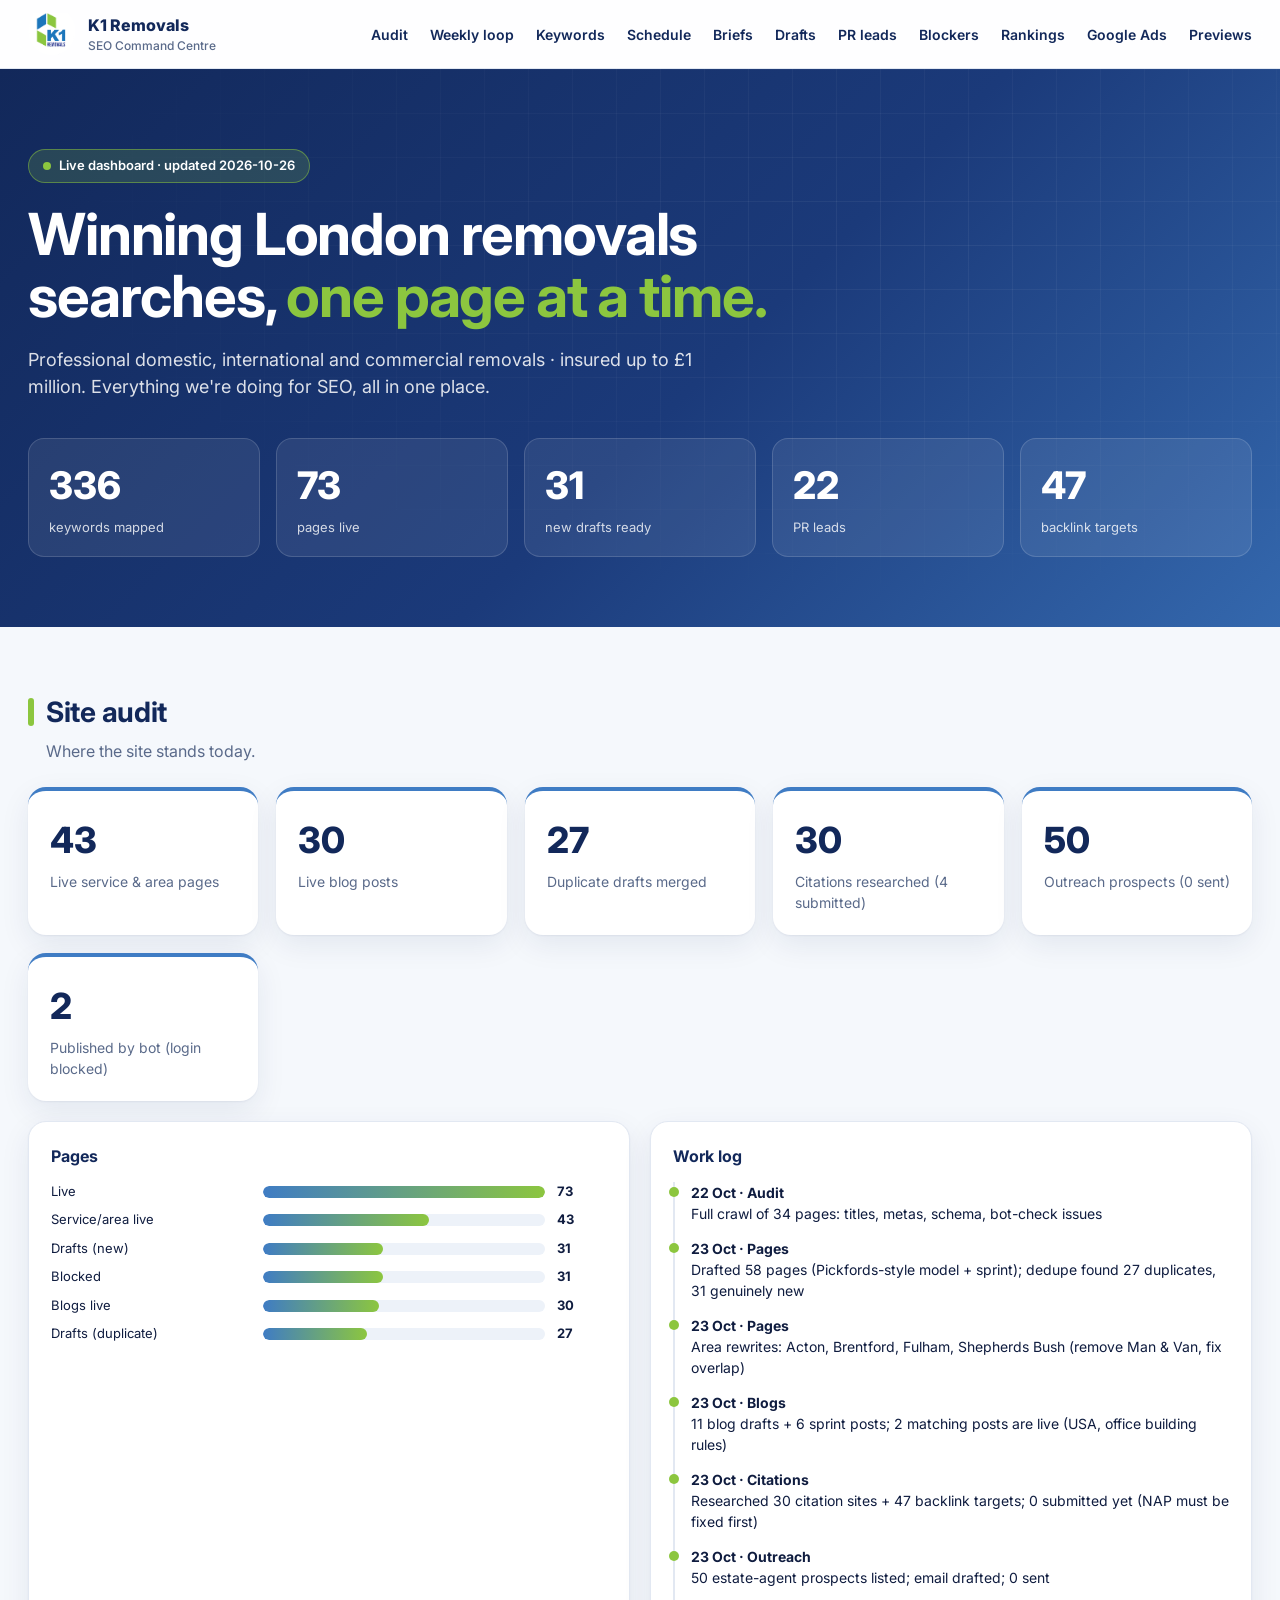
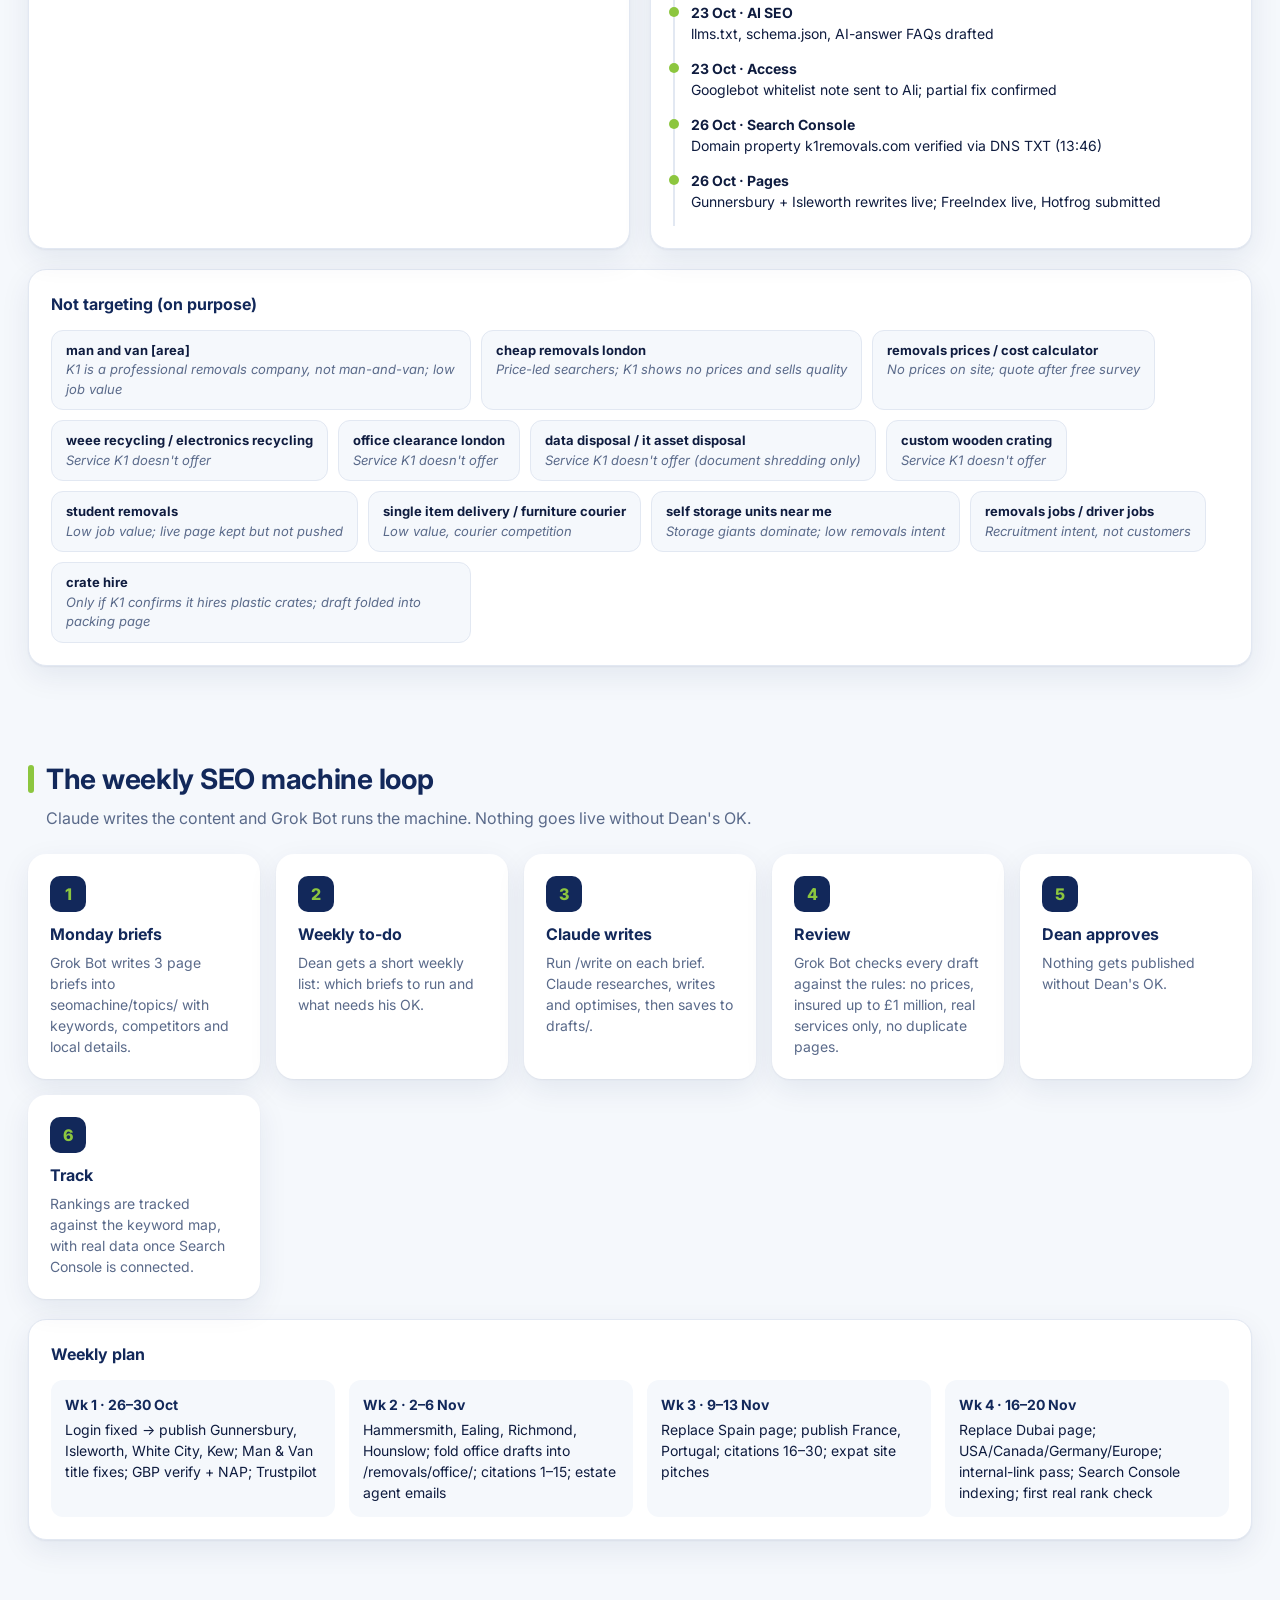
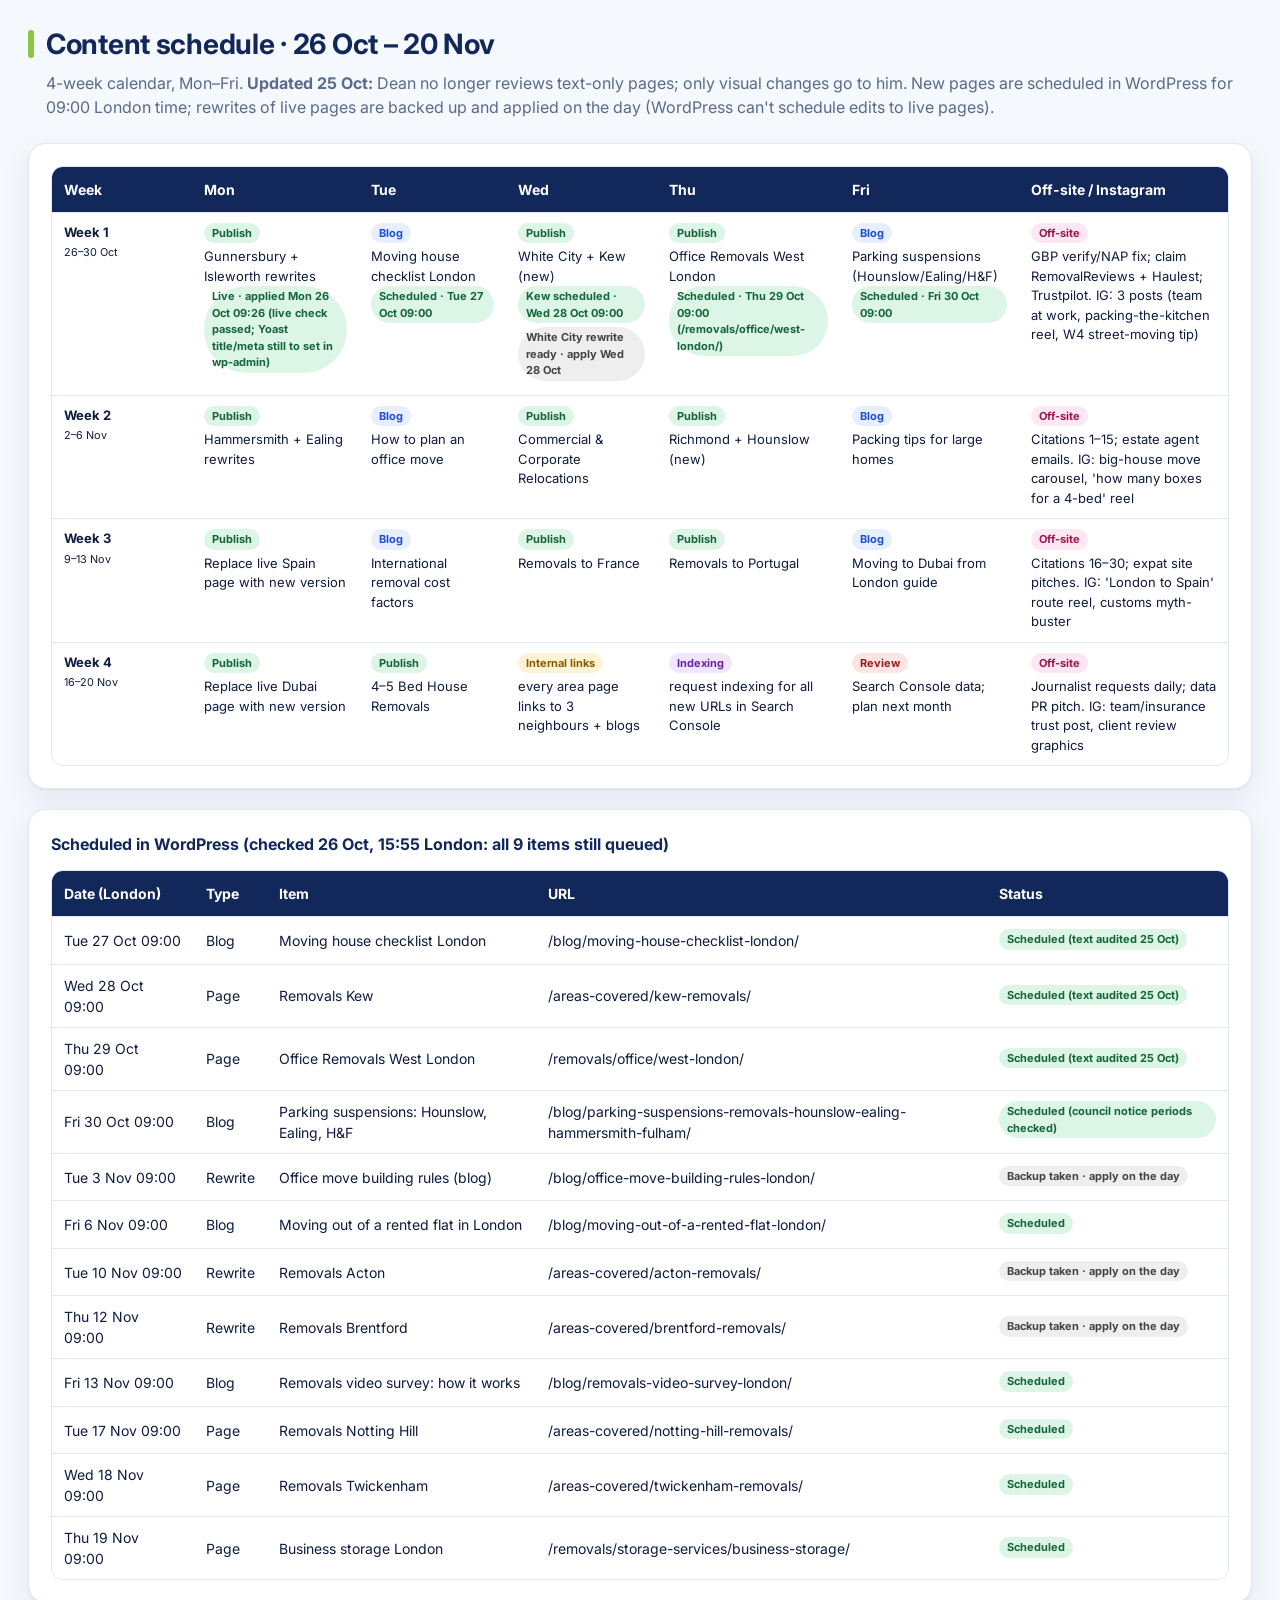
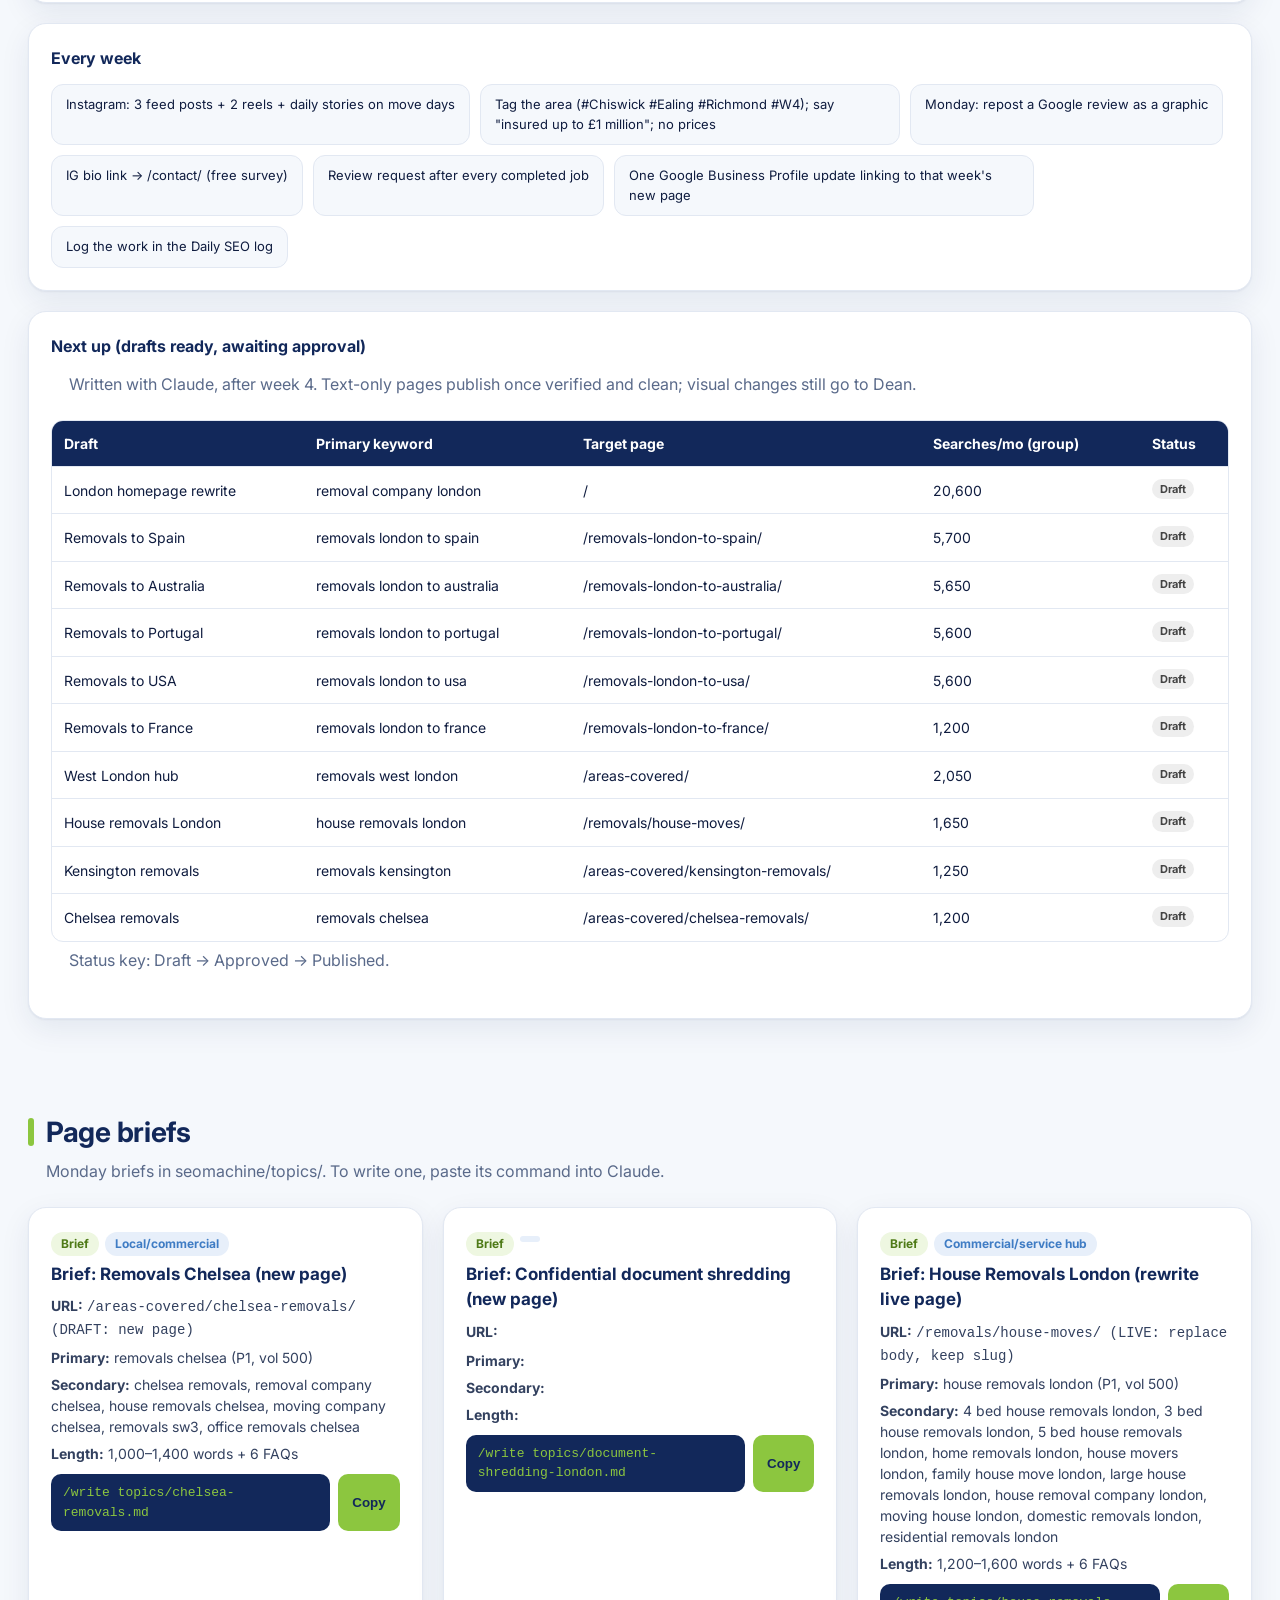
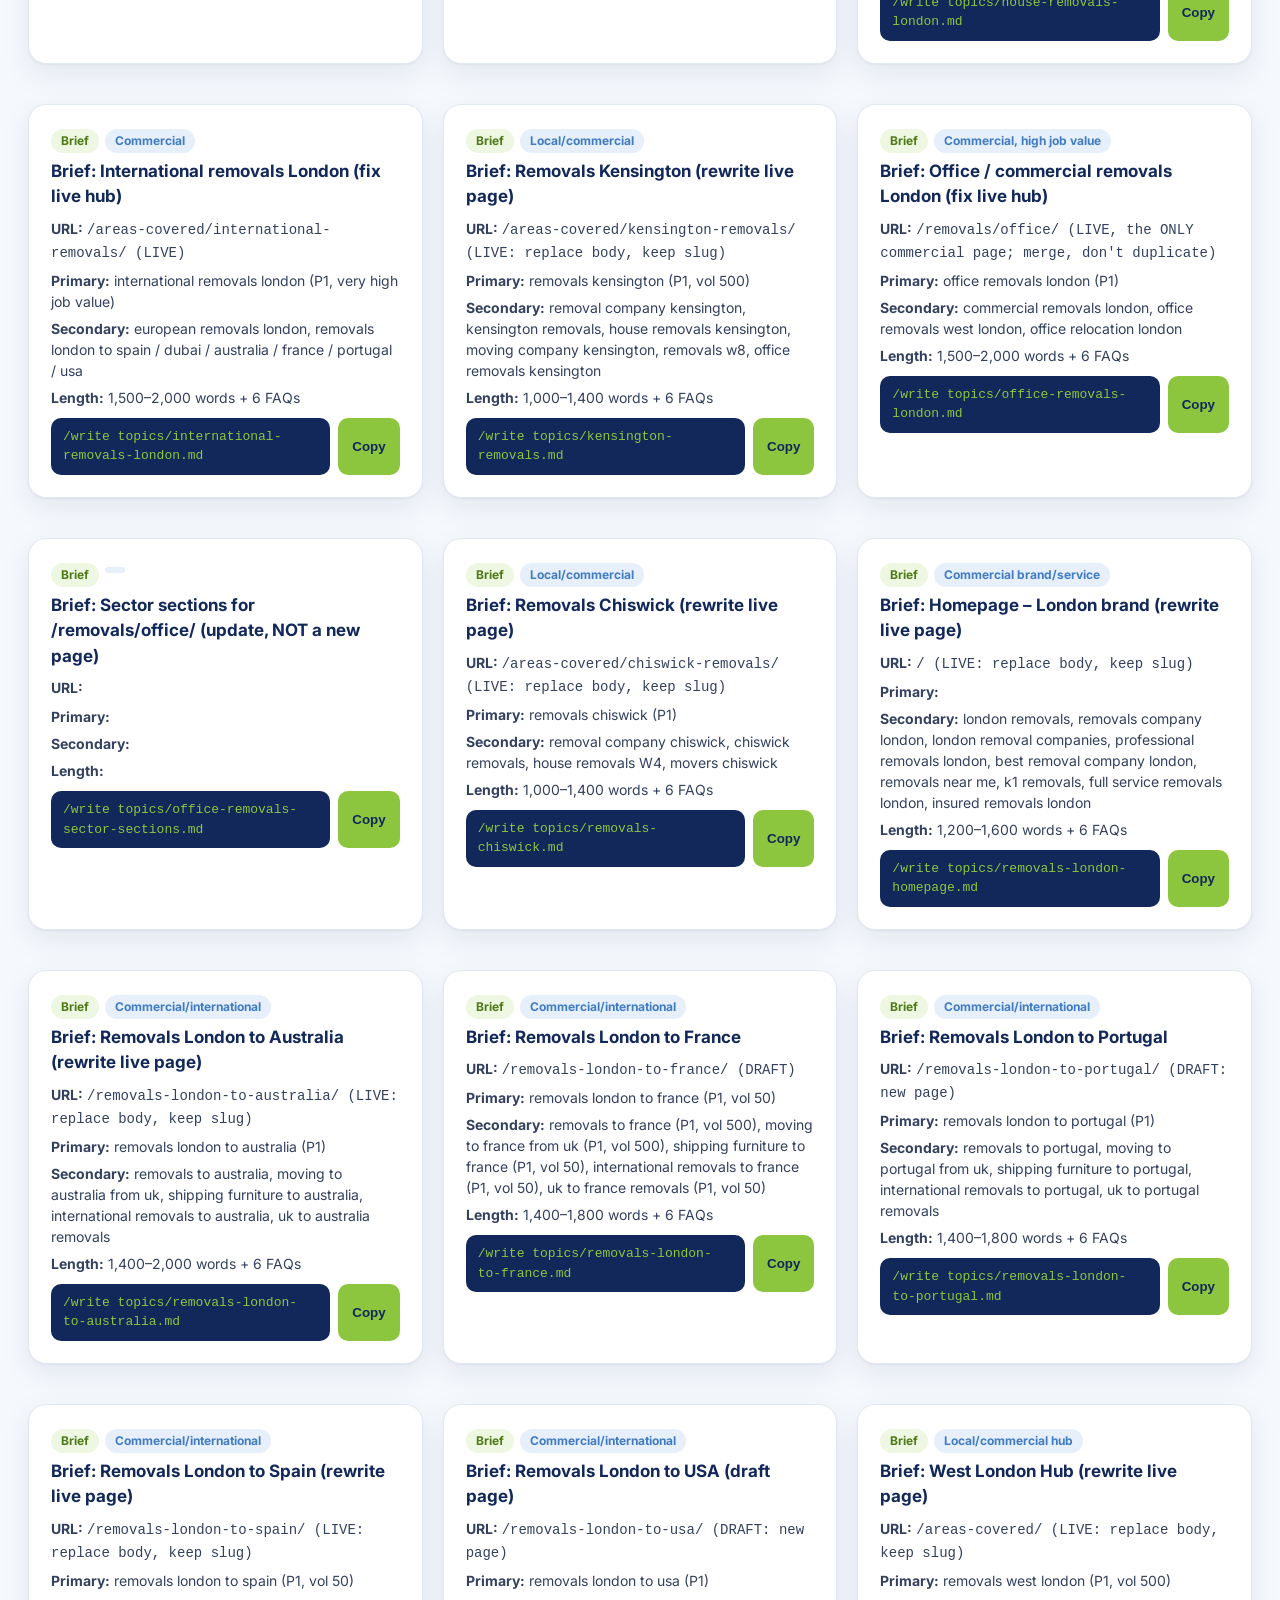
<file: index.html>
<!doctype html><html lang="en"><head><meta charset="utf-8"><meta name="viewport" content="width=device-width,initial-scale=1">
<meta name="robots" content="noindex,nofollow,noarchive"><title>K1 Removals · SEO Command Centre</title>
<link rel="icon" href="assets/k1-logo.png"><link rel="preconnect" href="https://fonts.googleapis.com">
<link href="https://fonts.googleapis.com/css2?family=Inter:wght@400;500;600;700;800&display=swap" rel="stylesheet">
<link rel="stylesheet" href="styles.css"></head><body>
<header class="nav"><div class="wrap navin"><a class="brand" href="#top"><img src="assets/k1-logo.png" alt="K1 Removals"><span>K1 Removals<small>SEO Command Centre</small></span></a>
<button class="burger" aria-label="Menu" onclick="document.body.classList.toggle('open')">☰</button>
<nav id="menu"><a href="#audit">Audit</a><a href="#loop">Weekly loop</a><a href="#keywords">Keywords</a><a href="#schedule">Schedule</a><a href="#briefs">Briefs</a><a href="#drafts">Drafts</a><a href="#pr">PR leads</a><a href="#blockers">Blockers</a><a href="#rankings">Rankings</a><a href="#ads">Google Ads</a><a href="previews/">Previews</a></nav></div></header>
<section class="hero" id="top"><div class="wrap"><div class="pill">Live dashboard · updated <span id="upd"></span></div>
<h1>Winning London removals searches, <em>one page at a time.</em></h1>
<p class="lead">Professional domestic, international and commercial removals · insured up to £1 million. Everything we're doing for SEO, all in one place.</p>
<div class="stats" id="heroStats"></div></div><div class="grid-bg"></div></section>
<main>
<section id="audit" class="wrap sec"><h2><span></span>Site audit</h2><p class="sub">Where the site stands today.</p><div class="cards4" id="auditCards"></div>
<div class="two"><div class="panel"><h3>Pages</h3><div id="pagesBars" class="bars"></div></div><div class="panel"><h3>Work log</h3><ul id="worklog" class="timeline"></ul></div></div>
<div class="panel"><h3>Not targeting (on purpose)</h3><div id="notT" class="chips2"></div></div></section>
<section id="loop" class="wrap sec"><h2><span></span>The weekly SEO machine loop</h2><p class="sub">Claude writes the content and Grok Bot runs the machine. Nothing goes live without Dean's OK.</p>
<div class="loop" id="loopSteps"></div><div class="panel"><h3>Weekly plan</h3><div id="plan" class="plan"></div></div></section>
<section id="keywords" class="wrap sec"><h2><span></span>Keyword map · <b id="kwTotal"></b> keywords</h2><p class="sub">Each keyword maps to exactly one page, so there are no duplicates. Monthly searches are real Google data only (UK). Shows — until imported.</p>
<div class="panel"><h3>Keyword lookup · monthly searches</h3><div class="filters"><input id="lk" placeholder="Type any keyword, e.g. removals ealing"><button id="lkBtn" class="btn">Check searches</button></div><div id="lkOut" class="ph"></div></div>
<div class="panel"><h3>Top keywords by monthly searches</h3><div id="volBars"></div><h3>Total monthly searches per group</h3><div id="grpVol"></div></div>
<div class="three"><div class="panel"><h3>By status</h3><div id="donut"></div></div><div class="panel span2"><h3>By group</h3><div id="groupBars" class="bars"></div></div></div>
<div class="panel"><div class="filters"><input id="q" placeholder="Search keywords or pages…"><select id="fg"><option value="">All groups</option></select><select id="fp"><option value="">All priorities</option><option>1</option><option>2</option><option>3</option></select><select id="fs"><option value="">All statuses</option></select><span id="cnt" class="cnt"></span></div>
<div class="tbl"><table><thead><tr><th data-k="keyword">Keyword</th><th data-k="group">Group</th><th data-k="intent">Intent</th><th data-k="page">Target page</th><th data-k="volume">Searches/mo</th><th data-k="trend">12-mo trend</th><th data-k="cpc">CPC</th><th data-k="priority">P</th><th data-k="status">Status</th></tr></thead><tbody id="kwBody"></tbody></table></div></div></section>
<section id="schedule" class="wrap sec"><h2><span></span>Content schedule · 26 Oct – 20 Nov</h2><p class="sub">4-week calendar, Mon–Fri. <b>Updated 25 Oct:</b> Dean no longer reviews text-only pages; only visual changes go to him. New pages are scheduled in WordPress for 09:00 London time; rewrites of live pages are backed up and applied on the day (WordPress can't schedule edits to live pages).</p><div class="panel"><div class="tbl" style="max-height:none"><table class="cal"><thead><tr><th>Week</th><th>Mon</th><th>Tue</th><th>Wed</th><th>Thu</th><th>Fri</th><th>Off-site / Instagram</th></tr></thead><tbody><tr><td><b>Week 1</b><br><small>26–30 Oct</small></td><td><span class="ct ct-pub">Publish</span><br>Gunnersbury + Isleworth rewrites<br><span class="ct ct-pub">Live · applied Mon 26 Oct 09:26 (live check passed; Yoast title/meta still to set in wp-admin)</span></td><td><span class="ct ct-blog">Blog</span><br>Moving house checklist London<br><span class="ct ct-pub">Scheduled · Tue 27 Oct 09:00</span></td><td><span class="ct ct-pub">Publish</span><br>White City + Kew (new)<br><span class="ct ct-pub">Kew scheduled · Wed 28 Oct 09:00</span><br><span class="ct ct-draft">White City rewrite ready · apply Wed 28 Oct</span></td><td><span class="ct ct-pub">Publish</span><br>Office Removals West London<br><span class="ct ct-pub">Scheduled · Thu 29 Oct 09:00 (/removals/office/west-london/)</span></td><td><span class="ct ct-blog">Blog</span><br>Parking suspensions (Hounslow/Ealing/H&amp;F)<br><span class="ct ct-pub">Scheduled · Fri 30 Oct 09:00</span></td><td><span class="ct ct-ig">Off-site</span><br>GBP verify/NAP fix; claim RemovalReviews + Haulest; Trustpilot. IG: 3 posts (team at work, packing-the-kitchen reel, W4 street-moving tip)</td></tr><tr><td><b>Week 2</b><br><small>2–6 Nov</small></td><td><span class="ct ct-pub">Publish</span><br>Hammersmith + Ealing rewrites</td><td><span class="ct ct-blog">Blog</span><br>How to plan an office move</td><td><span class="ct ct-pub">Publish</span><br>Commercial &amp; Corporate Relocations</td><td><span class="ct ct-pub">Publish</span><br>Richmond + Hounslow (new)</td><td><span class="ct ct-blog">Blog</span><br>Packing tips for large homes</td><td><span class="ct ct-ig">Off-site</span><br>Citations 1–15; estate agent emails. IG: big-house move carousel, &#x27;how many boxes for a 4-bed&#x27; reel</td></tr><tr><td><b>Week 3</b><br><small>9–13 Nov</small></td><td><span class="ct ct-pub">Publish</span><br>Replace live Spain page with new version</td><td><span class="ct ct-blog">Blog</span><br>International removal cost factors</td><td><span class="ct ct-pub">Publish</span><br>Removals to France</td><td><span class="ct ct-pub">Publish</span><br>Removals to Portugal</td><td><span class="ct ct-blog">Blog</span><br>Moving to Dubai from London guide</td><td><span class="ct ct-ig">Off-site</span><br>Citations 16–30; expat site pitches. IG: &#x27;London to Spain&#x27; route reel, customs myth-buster</td></tr><tr><td><b>Week 4</b><br><small>16–20 Nov</small></td><td><span class="ct ct-pub">Publish</span><br>Replace live Dubai page with new version</td><td><span class="ct ct-pub">Publish</span><br>4–5 Bed House Removals</td><td><span class="ct ct-link">Internal links</span><br>every area page links to 3 neighbours + blogs</td><td><span class="ct ct-idx">Indexing</span><br>request indexing for all new URLs in Search Console</td><td><span class="ct ct-rev">Review</span><br>Search Console data; plan next month</td><td><span class="ct ct-ig">Off-site</span><br>Journalist requests daily; data PR pitch. IG: team/insurance trust post, client review graphics</td></tr></tbody></table></div></div><div class="panel"><h3>Scheduled in WordPress (checked 26 Oct, 15:55 London: all 9 items still queued)</h3><div class="tbl" style="max-height:none"><table><thead><tr><th>Date (London)</th><th>Type</th><th>Item</th><th>URL</th><th>Status</th></tr></thead><tbody><tr><td>Tue 27 Oct 09:00</td><td>Blog</td><td>Moving house checklist London</td><td>/blog/moving-house-checklist-london/</td><td><span class="ct ct-pub">Scheduled (text audited 25 Oct)</span></td></tr><tr><td>Wed 28 Oct 09:00</td><td>Page</td><td>Removals Kew</td><td>/areas-covered/kew-removals/</td><td><span class="ct ct-pub">Scheduled (text audited 25 Oct)</span></td></tr><tr><td>Thu 29 Oct 09:00</td><td>Page</td><td>Office Removals West London</td><td>/removals/office/west-london/</td><td><span class="ct ct-pub">Scheduled (text audited 25 Oct)</span></td></tr><tr><td>Fri 30 Oct 09:00</td><td>Blog</td><td>Parking suspensions: Hounslow, Ealing, H&amp;F</td><td>/blog/parking-suspensions-removals-hounslow-ealing-hammersmith-fulham/</td><td><span class="ct ct-pub">Scheduled (council notice periods checked)</span></td></tr><tr><td>Tue 3 Nov 09:00</td><td>Rewrite</td><td>Office move building rules (blog)</td><td>/blog/office-move-building-rules-london/</td><td><span class="ct ct-draft">Backup taken · apply on the day</span></td></tr><tr><td>Fri 6 Nov 09:00</td><td>Blog</td><td>Moving out of a rented flat in London</td><td>/blog/moving-out-of-a-rented-flat-london/</td><td><span class="ct ct-pub">Scheduled</span></td></tr><tr><td>Tue 10 Nov 09:00</td><td>Rewrite</td><td>Removals Acton</td><td>/areas-covered/acton-removals/</td><td><span class="ct ct-draft">Backup taken · apply on the day</span></td></tr><tr><td>Thu 12 Nov 09:00</td><td>Rewrite</td><td>Removals Brentford</td><td>/areas-covered/brentford-removals/</td><td><span class="ct ct-draft">Backup taken · apply on the day</span></td></tr><tr><td>Fri 13 Nov 09:00</td><td>Blog</td><td>Removals video survey: how it works</td><td>/blog/removals-video-survey-london/</td><td><span class="ct ct-pub">Scheduled</span></td></tr><tr><td>Tue 17 Nov 09:00</td><td>Page</td><td>Removals Notting Hill</td><td>/areas-covered/notting-hill-removals/</td><td><span class="ct ct-pub">Scheduled</span></td></tr><tr><td>Wed 18 Nov 09:00</td><td>Page</td><td>Removals Twickenham</td><td>/areas-covered/twickenham-removals/</td><td><span class="ct ct-pub">Scheduled</span></td></tr><tr><td>Thu 19 Nov 09:00</td><td>Page</td><td>Business storage London</td><td>/removals/storage-services/business-storage/</td><td><span class="ct ct-pub">Scheduled</span></td></tr></tbody></table></div></div><div class="panel"><h3>Every week</h3><div class="chips2"><div>Instagram: 3 feed posts + 2 reels + daily stories on move days</div><div>Tag the area (#Chiswick #Ealing #Richmond #W4); say "insured up to £1 million"; no prices</div><div>Monday: repost a Google review as a graphic</div><div>IG bio link → /contact/ (free survey)</div><div>Review request after every completed job</div><div>One Google Business Profile update linking to that week's new page</div><div>Log the work in the Daily SEO log</div></div></div><div class="panel"><h3>Next up (drafts ready, awaiting approval)</h3><p class="sub">Written with Claude, after week 4. Text-only pages publish once verified and clean; visual changes still go to Dean.</p><div class="tbl" style="max-height:none"><table><thead><tr><th>Draft</th><th>Primary keyword</th><th>Target page</th><th>Searches/mo (group)</th><th>Status</th></tr></thead><tbody><tr><td>London homepage rewrite</td><td>removal company london</td><td>/</td><td>20,600</td><td><span class="ct ct-draft">Draft</span></td></tr><tr><td>Removals to Spain</td><td>removals london to spain</td><td>/removals-london-to-spain/</td><td>5,700</td><td><span class="ct ct-draft">Draft</span></td></tr><tr><td>Removals to Australia</td><td>removals london to australia</td><td>/removals-london-to-australia/</td><td>5,650</td><td><span class="ct ct-draft">Draft</span></td></tr><tr><td>Removals to Portugal</td><td>removals london to portugal</td><td>/removals-london-to-portugal/</td><td>5,600</td><td><span class="ct ct-draft">Draft</span></td></tr><tr><td>Removals to USA</td><td>removals london to usa</td><td>/removals-london-to-usa/</td><td>5,600</td><td><span class="ct ct-draft">Draft</span></td></tr><tr><td>Removals to France</td><td>removals london to france</td><td>/removals-london-to-france/</td><td>1,200</td><td><span class="ct ct-draft">Draft</span></td></tr><tr><td>West London hub</td><td>removals west london</td><td>/areas-covered/</td><td>2,050</td><td><span class="ct ct-draft">Draft</span></td></tr><tr><td>House removals London</td><td>house removals london</td><td>/removals/house-moves/</td><td>1,650</td><td><span class="ct ct-draft">Draft</span></td></tr><tr><td>Kensington removals</td><td>removals kensington</td><td>/areas-covered/kensington-removals/</td><td>1,250</td><td><span class="ct ct-draft">Draft</span></td></tr><tr><td>Chelsea removals</td><td>removals chelsea</td><td>/areas-covered/chelsea-removals/</td><td>1,200</td><td><span class="ct ct-draft">Draft</span></td></tr></tbody></table></div><p class="sub">Status key: Draft → Approved → Published.</p></div></section>
<section id="briefs" class="wrap sec"><h2><span></span>Page briefs</h2><p class="sub">Monday briefs in seomachine/topics/. To write one, paste its command into Claude.</p><div class="cards" id="briefCards"></div></section>
<section id="drafts" class="wrap sec"><h2><span></span>Drafts awaiting approval</h2><p class="sub">These are ready to publish but nothing is live yet. Dean approves each one first.</p><div class="cards" id="draftCards"></div></section>
<section id="pr" class="wrap sec"><h2><span></span>PR &amp; backlink leads</h2><p class="sub">Anything paid or sponsored needs Dean's OK.</p><div class="cards" id="prCards"></div></section>
<section id="blockers" class="wrap sec"><h2><span></span>Blockers</h2><div class="cards" id="blockCards"></div></section>
<section id="rankings" class="wrap sec"><h2><span></span>Keyword rankings · <b id="rkTotal"></b> keywords</h2><p class="sub" id="rkNote"></p>
<div class="rk-src" id="rkSrc"></div>
<div class="cards4 rk-sum" id="rkSum"></div>
<div class="panel"><div class="filters"><input id="rq" placeholder="Search keyword or URL…"><select id="rg"><option value="">All area groups</option></select><select id="rs"><option value="">All statuses</option><option value="ranking">Ranking</option><option value="not_ranking">Not ranking</option><option value="not_checked">Not checked yet</option></select><select id="rv"><option value="">All volumes</option><option value="5000">5,000+</option><option value="500">500+</option><option value="50">50+</option><option value="none">No volume data</option></select><span class="cnt" id="rcnt"></span></div>
<div class="tbl"><table class="rk"><thead><tr><th data-k="keyword">Keyword</th><th data-k="group">Area group</th><th data-k="volume_band">Volume*</th><th data-k="position">Position</th><th data-k="change">Change</th><th data-k="best">Best</th><th data-k="url">Ranking URL</th><th>History</th><th data-k="checked_at">Checked</th><th data-k="source">Source</th></tr></thead><tbody id="rkBody"></tbody></table></div>
<p class="sub" id="rkFoot"></p></div></section>
</main><footer><div class="wrap">K1 Removals · internal SEO dashboard · not indexed · data from <code>data.json</code></div></footer>
<script src="config.js"></script><script src="app.js"></script><script src="rankings.js"></script><section id="ads" class="wrap sec"><h2><span></span>Google Ads · draft campaign</h2><p class="sub">Draft only, nothing is live. All paused until Dean approves. Budget split: House areas 35% · Office 25% · International 25% · UK routes 10% · Shredding 5%. Tracking: calls from ads, website calls, quote form, mobile call taps.</p><div class="cards" id="adCards"></div><p class="sub" id="adNeg"></p></section>
<script>fetch("ads.json").then(r=>r.json()).then(d=>{const e=t=>t.replace(/[&<>]/g,c=>({"&":"&amp;","<":"&lt;",">":"&gt;"}[c]));document.getElementById("adCards").innerHTML=d.groups.map(g=>`<div class="card"><h3>${e(g.name)}</h3><p><a href="${g.url}" target="_blank" rel="noopener">${e(g.url.replace("https://k1removals.com",""))}</a></p><p><b>${g.keywords.length*2} keywords</b> (exact + phrase): ${e(g.keywords.join(", "))}</p><p><b>Headlines:</b> ${e(g.headlines.join(" · "))}</p><p><b>Descriptions:</b><br>${g.descriptions.map(e).join("<br>")}</p></div>`).join("");document.getElementById("adNeg").innerHTML="<b>Negative keywords:</b> "+e(d.negatives.join(", "))})</script>
</body></html>
</file>
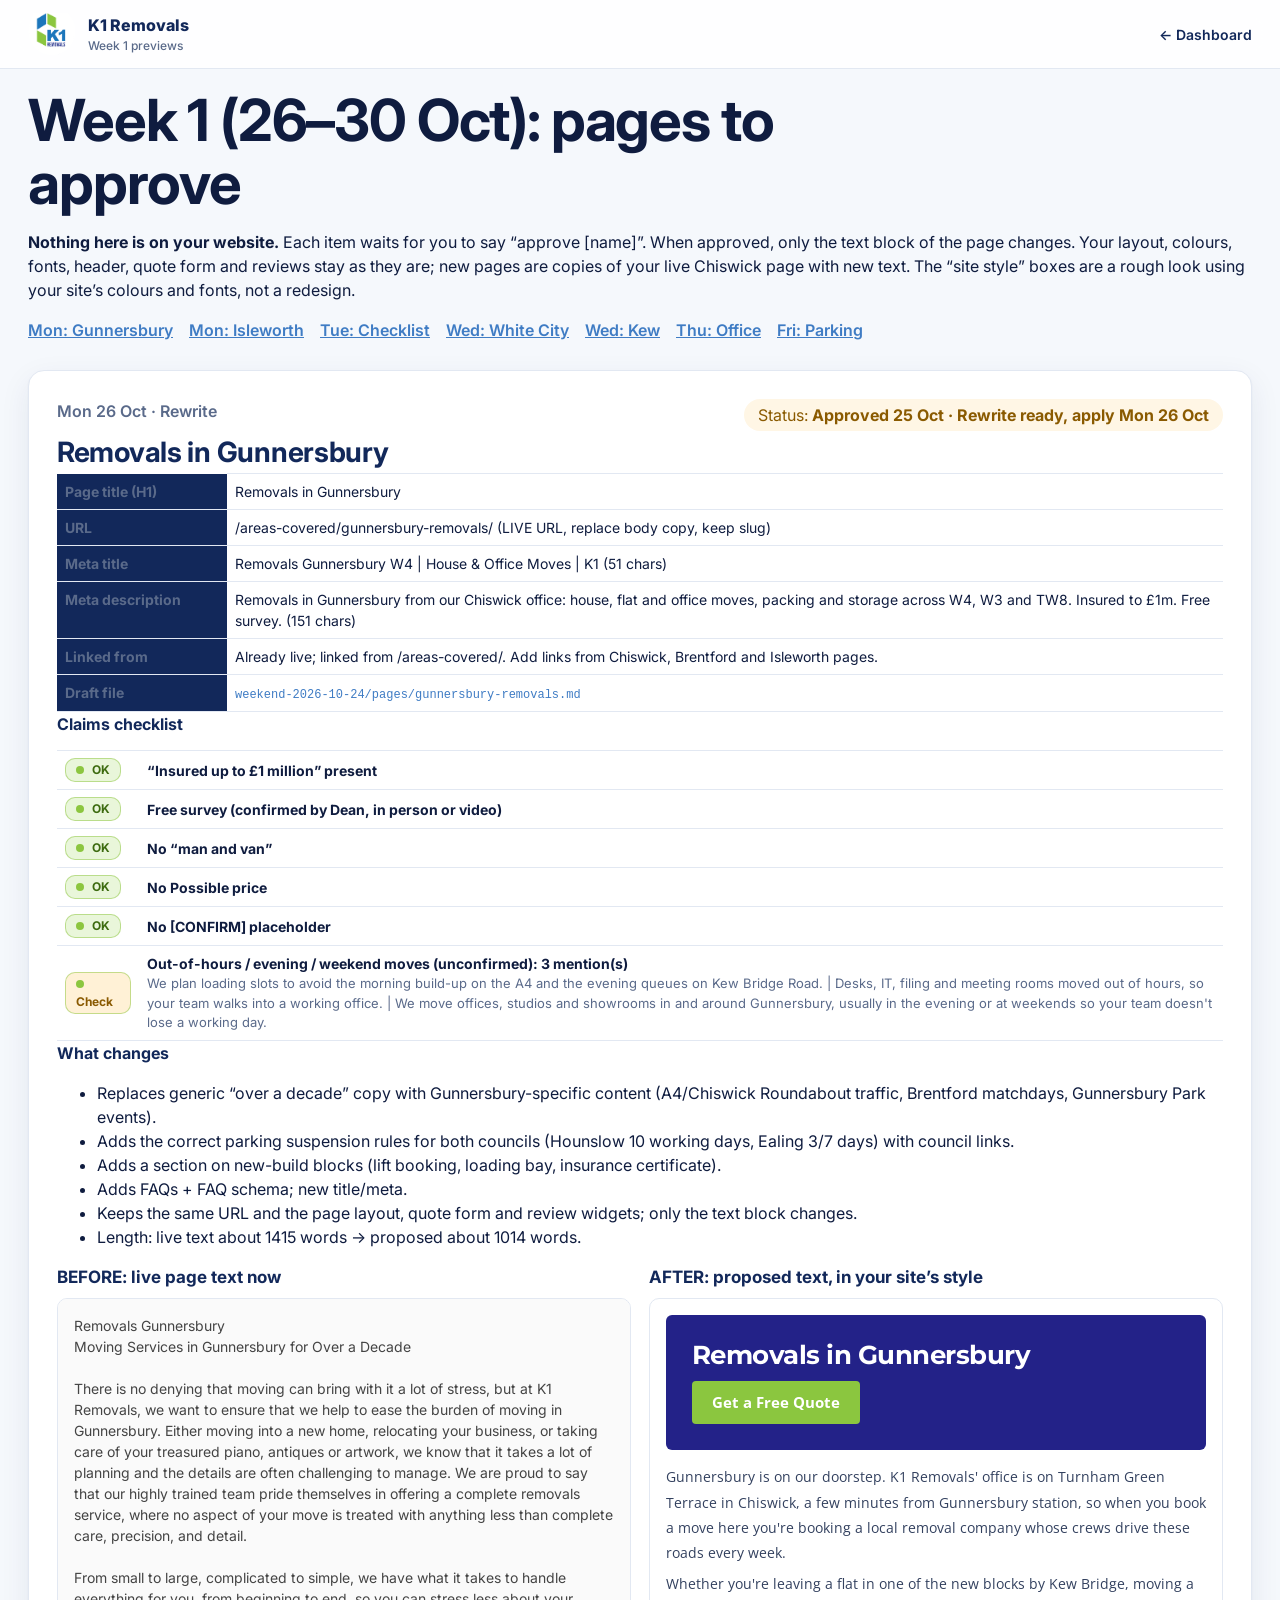
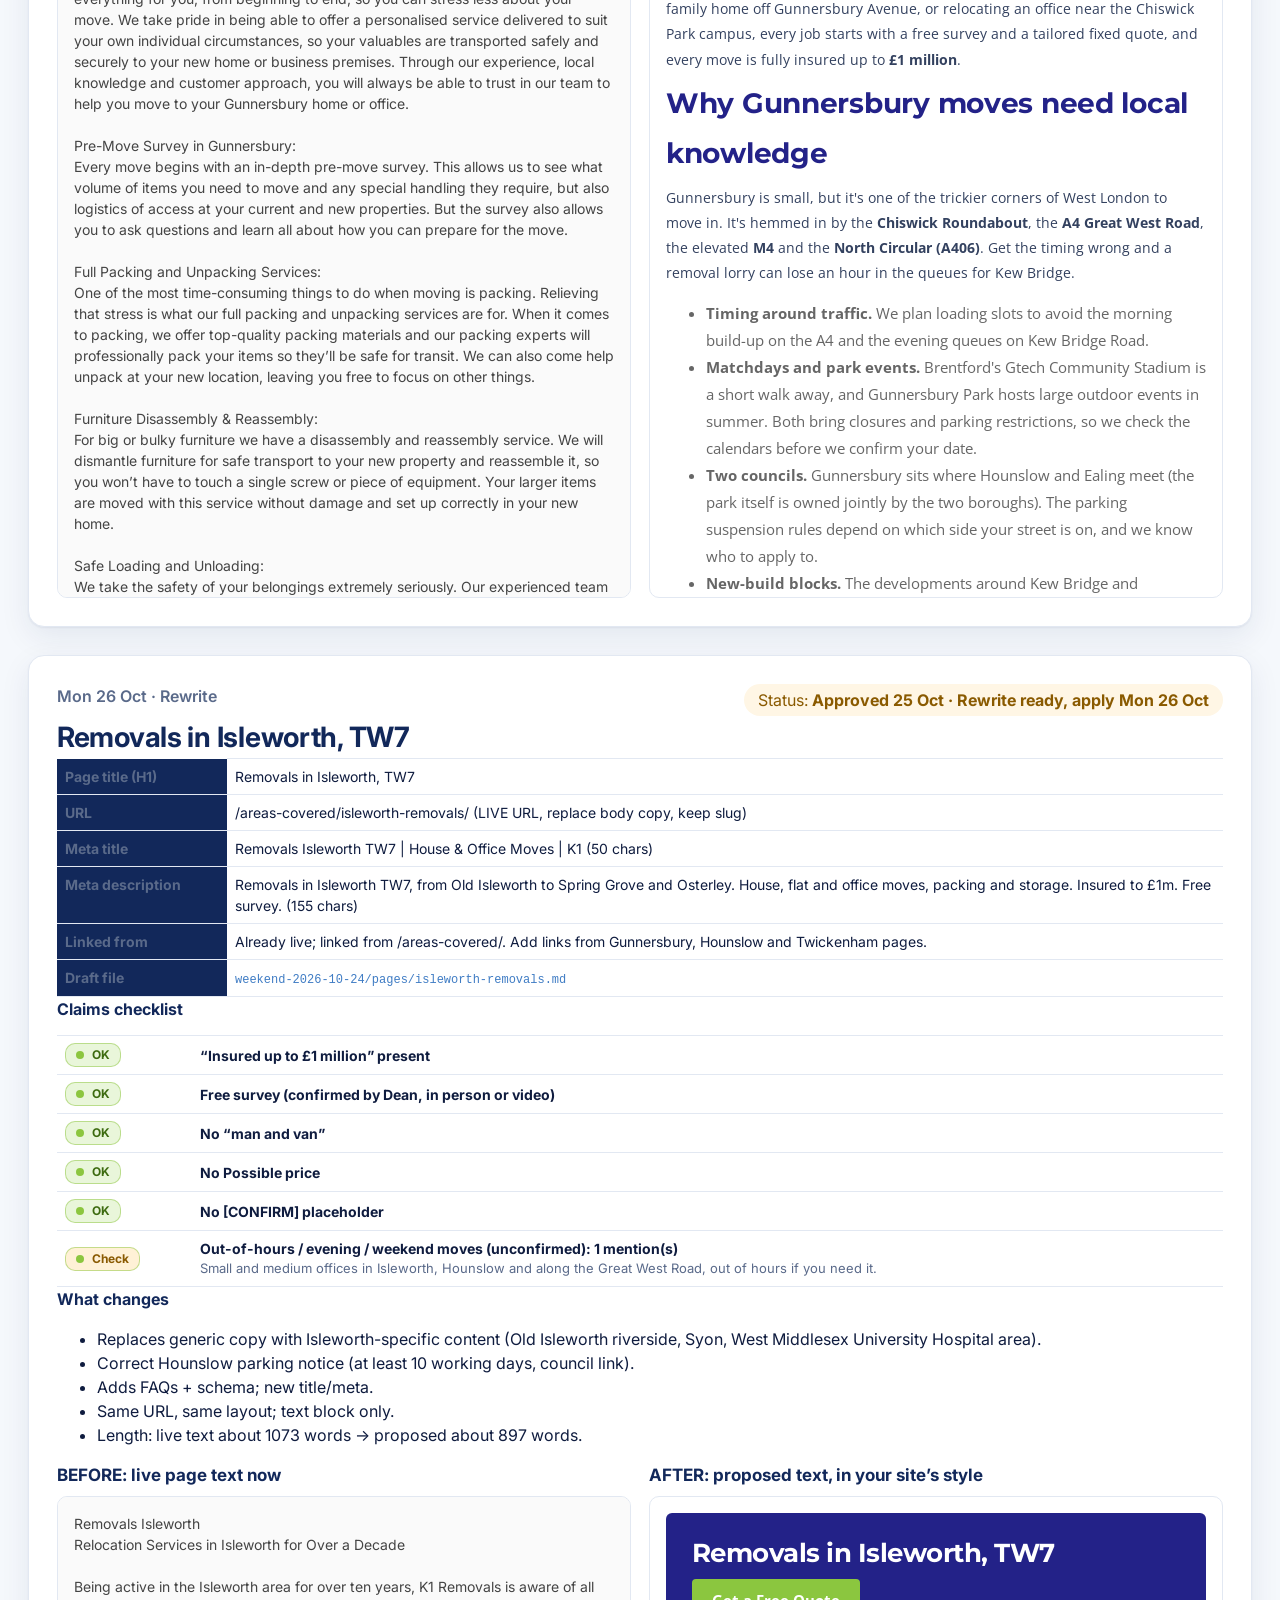
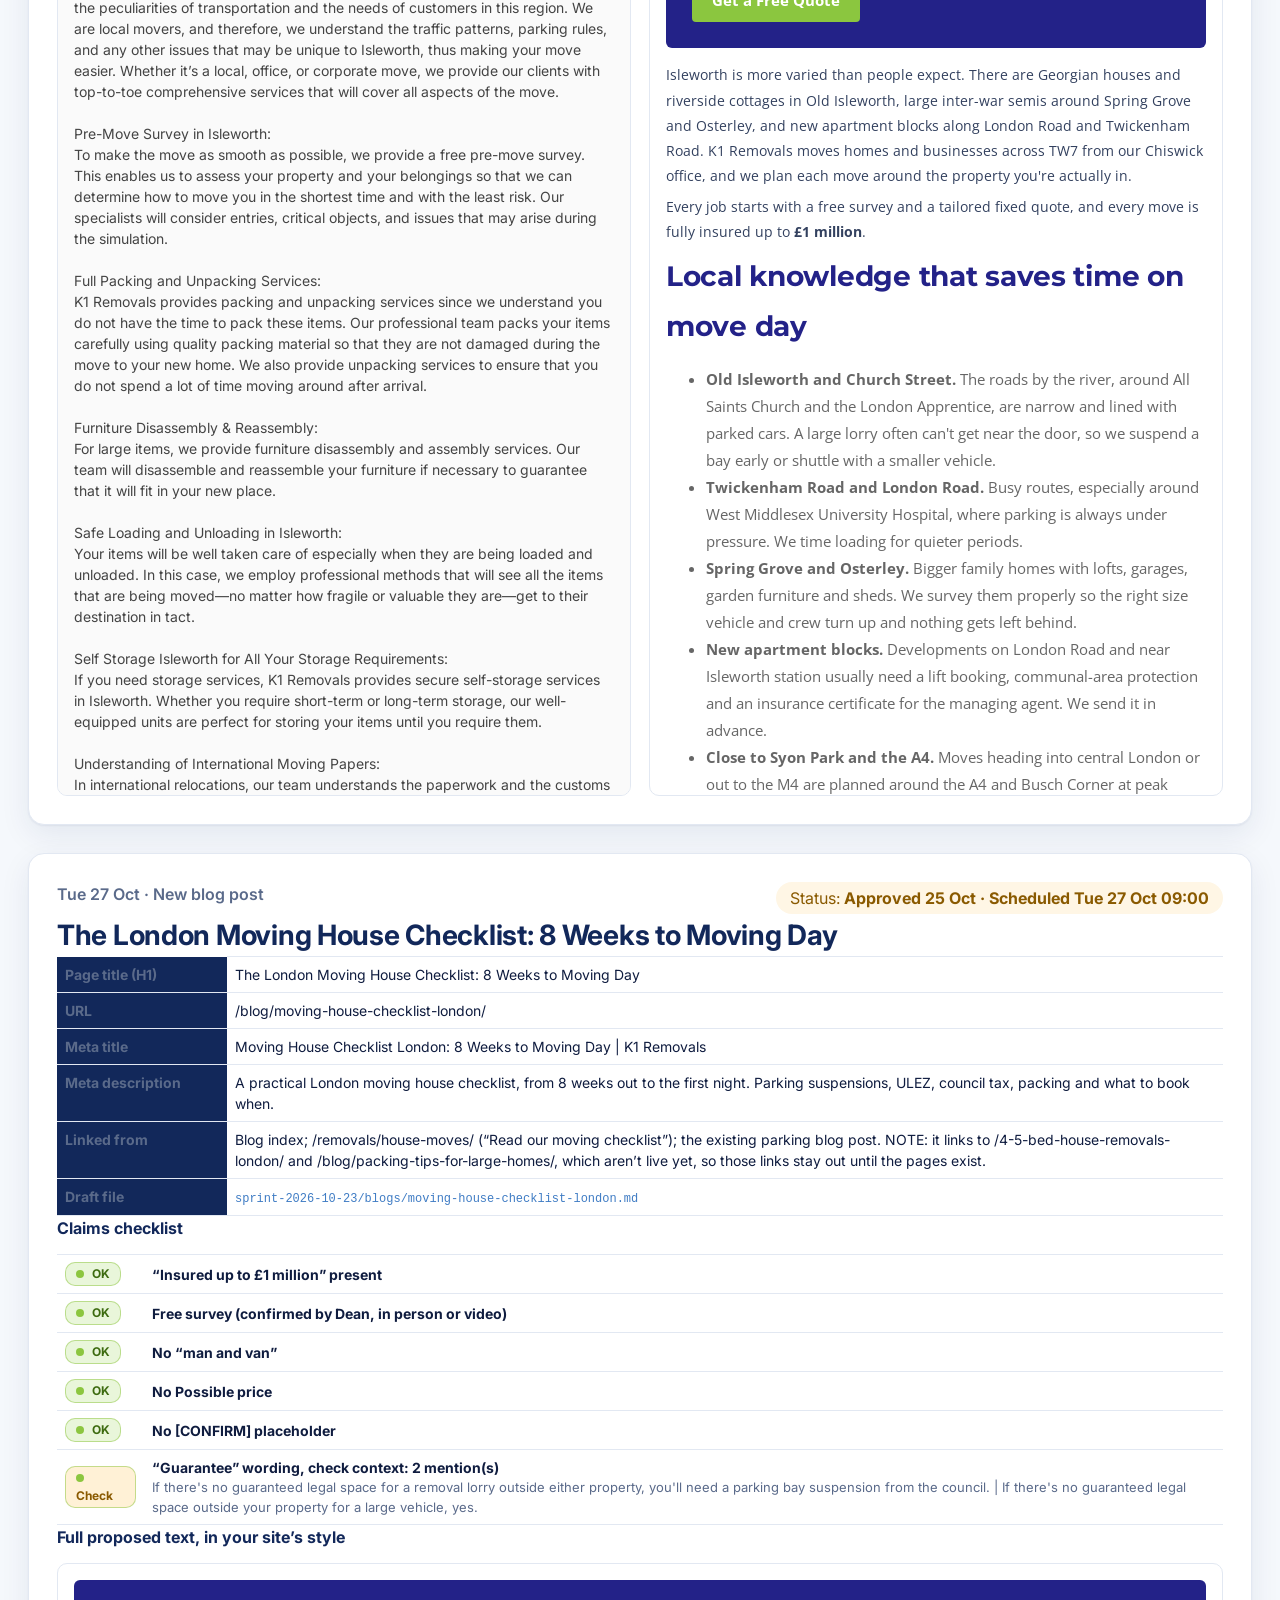
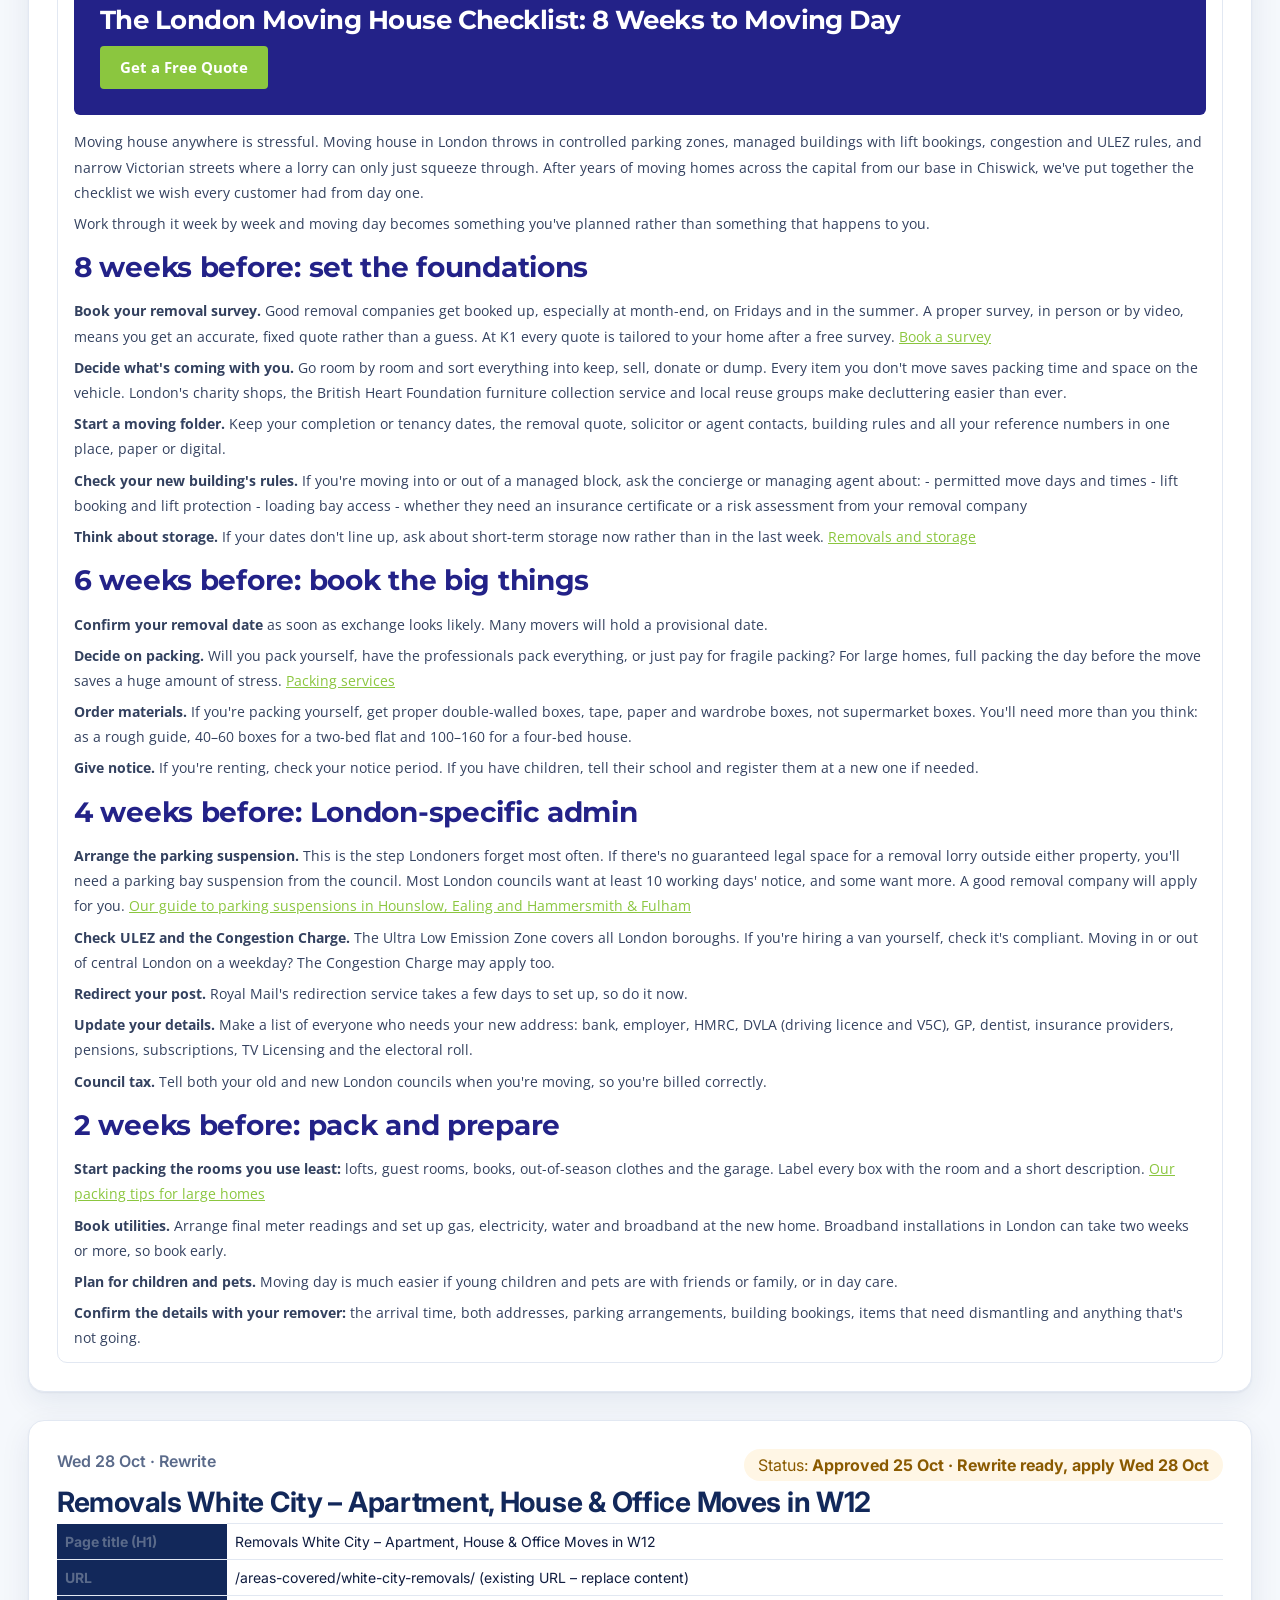
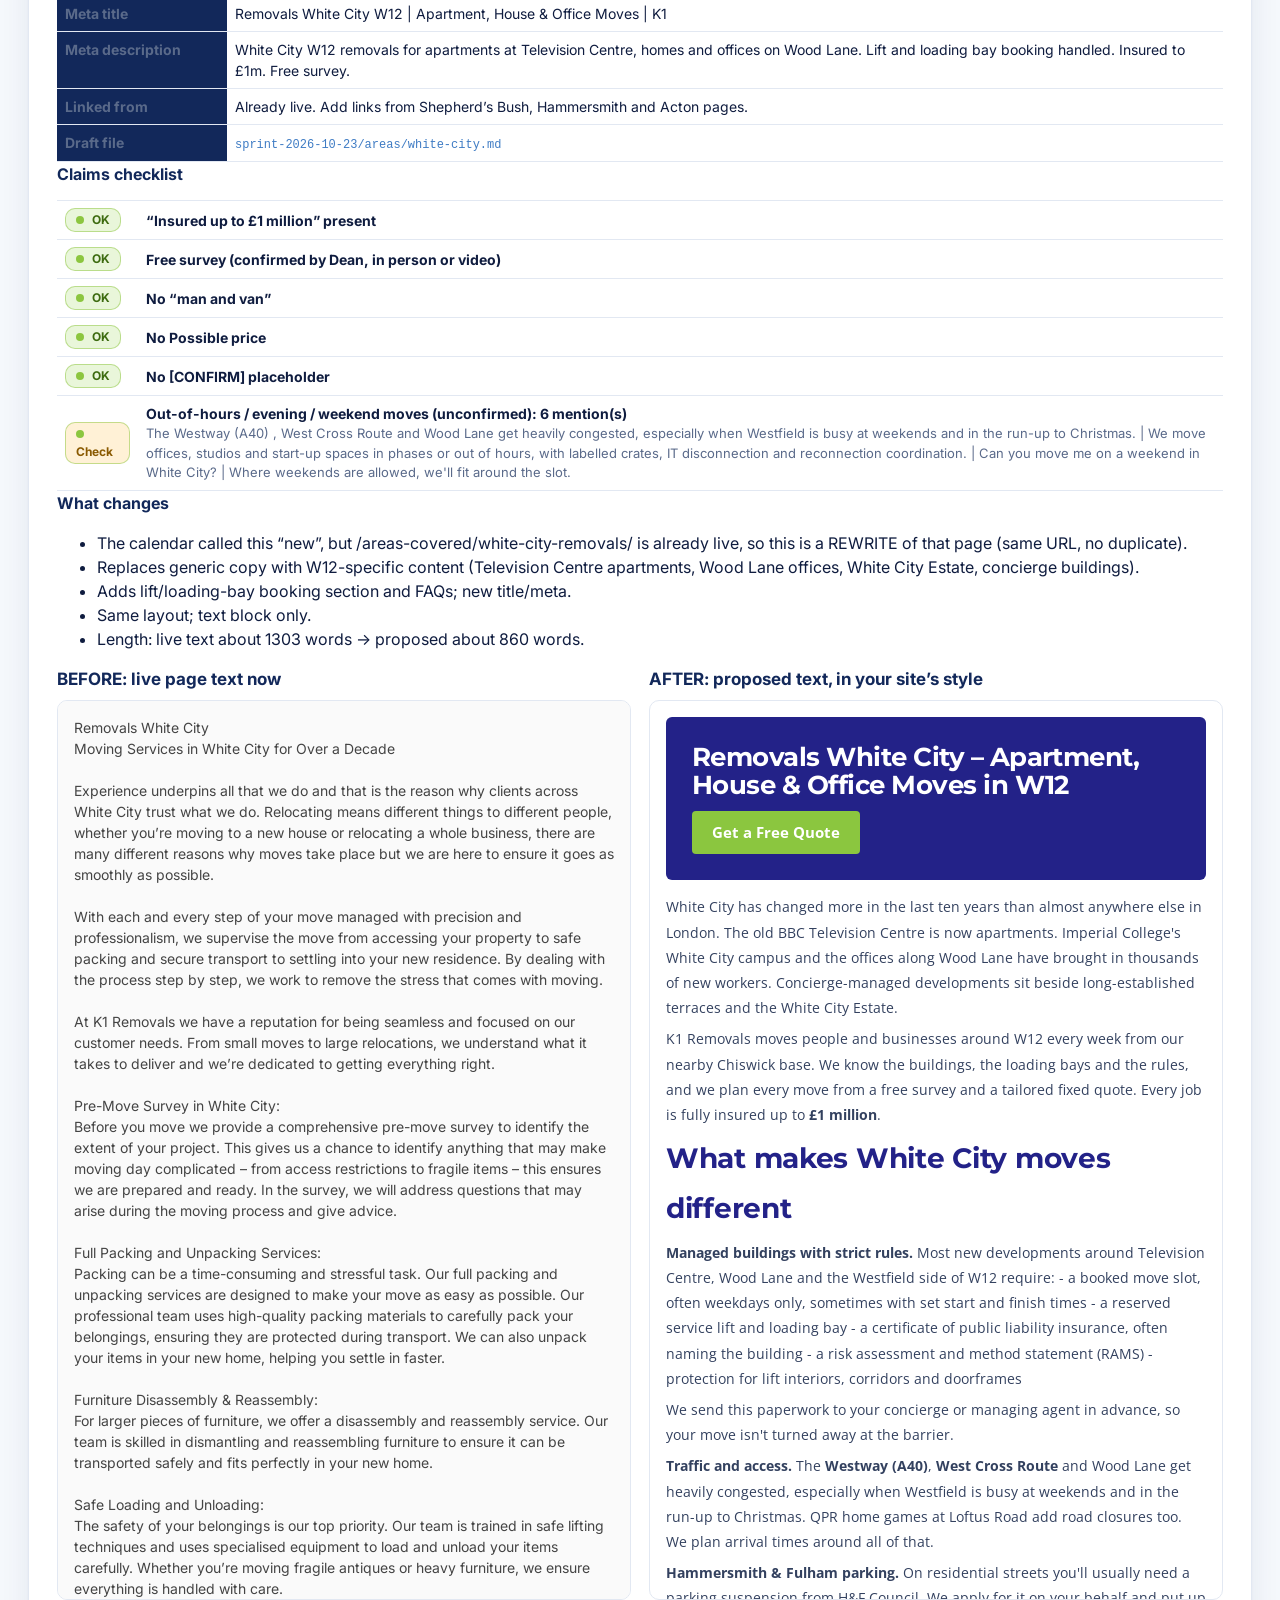
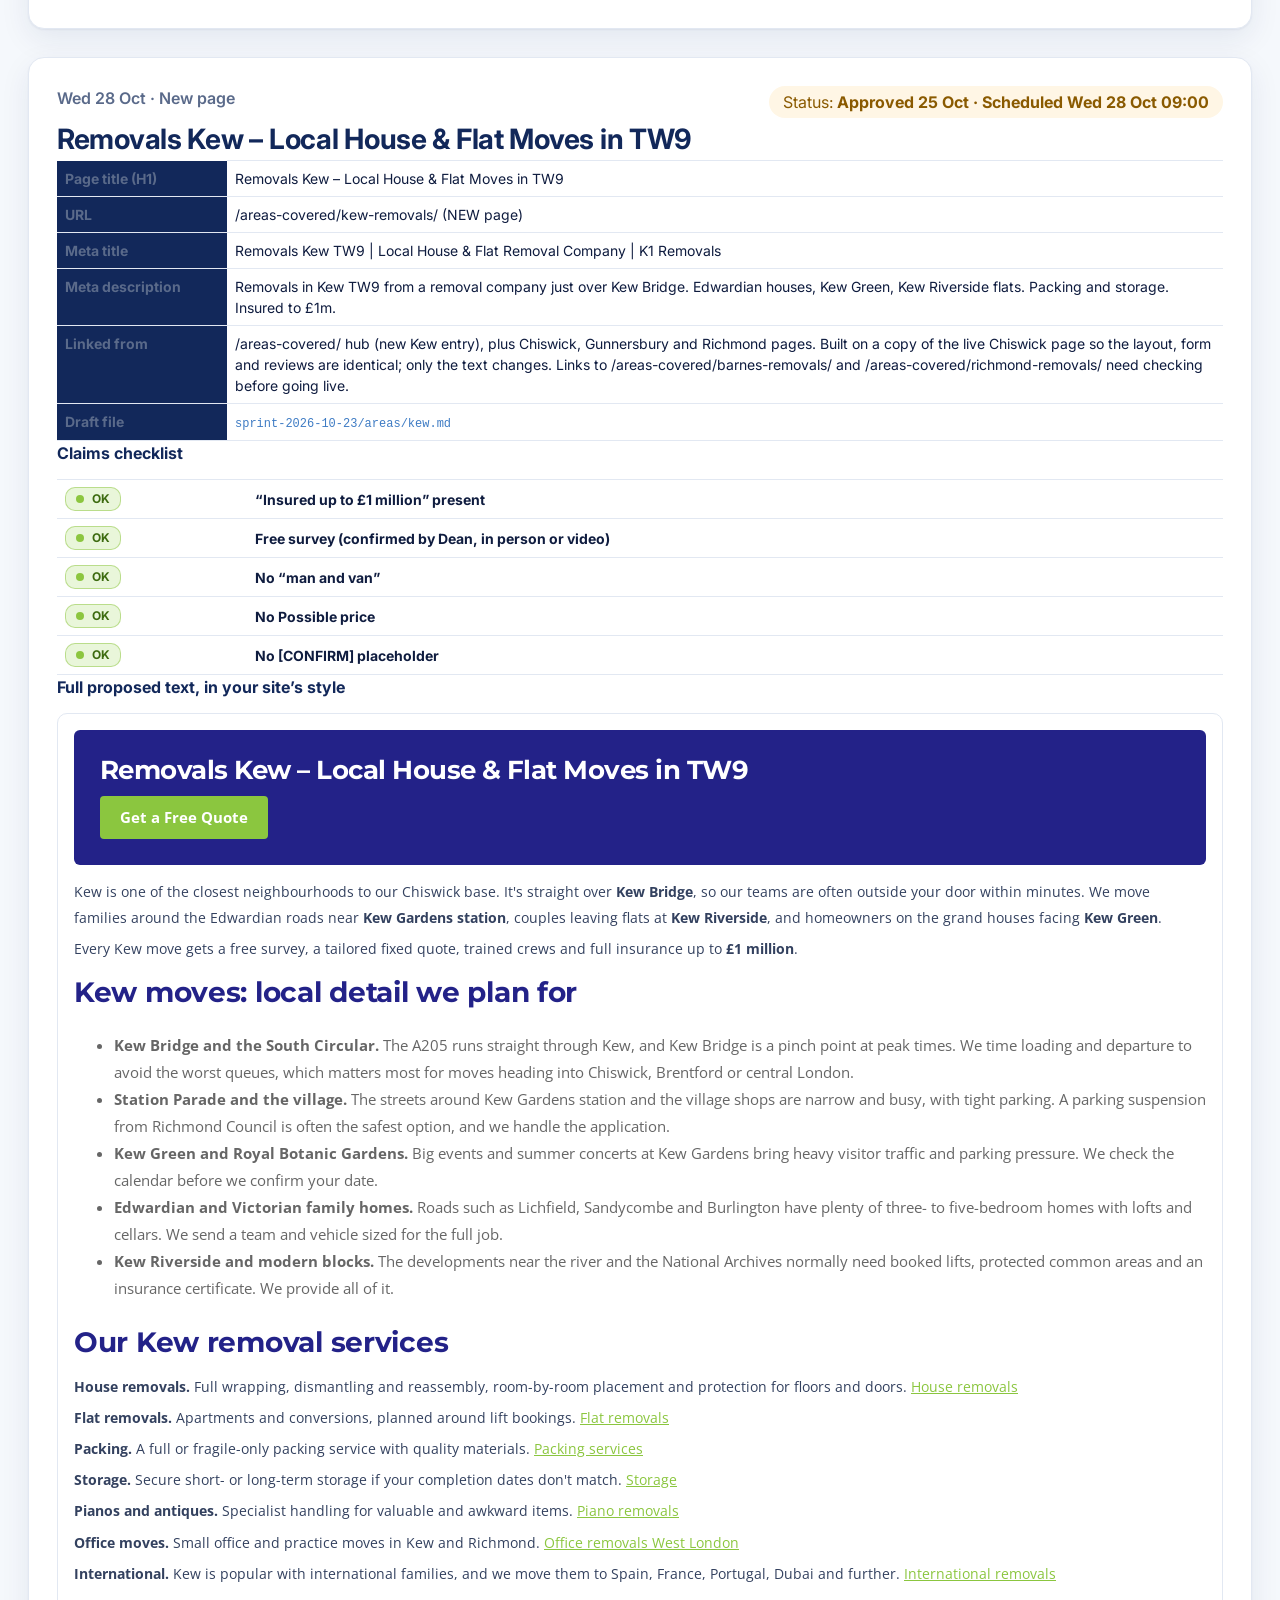
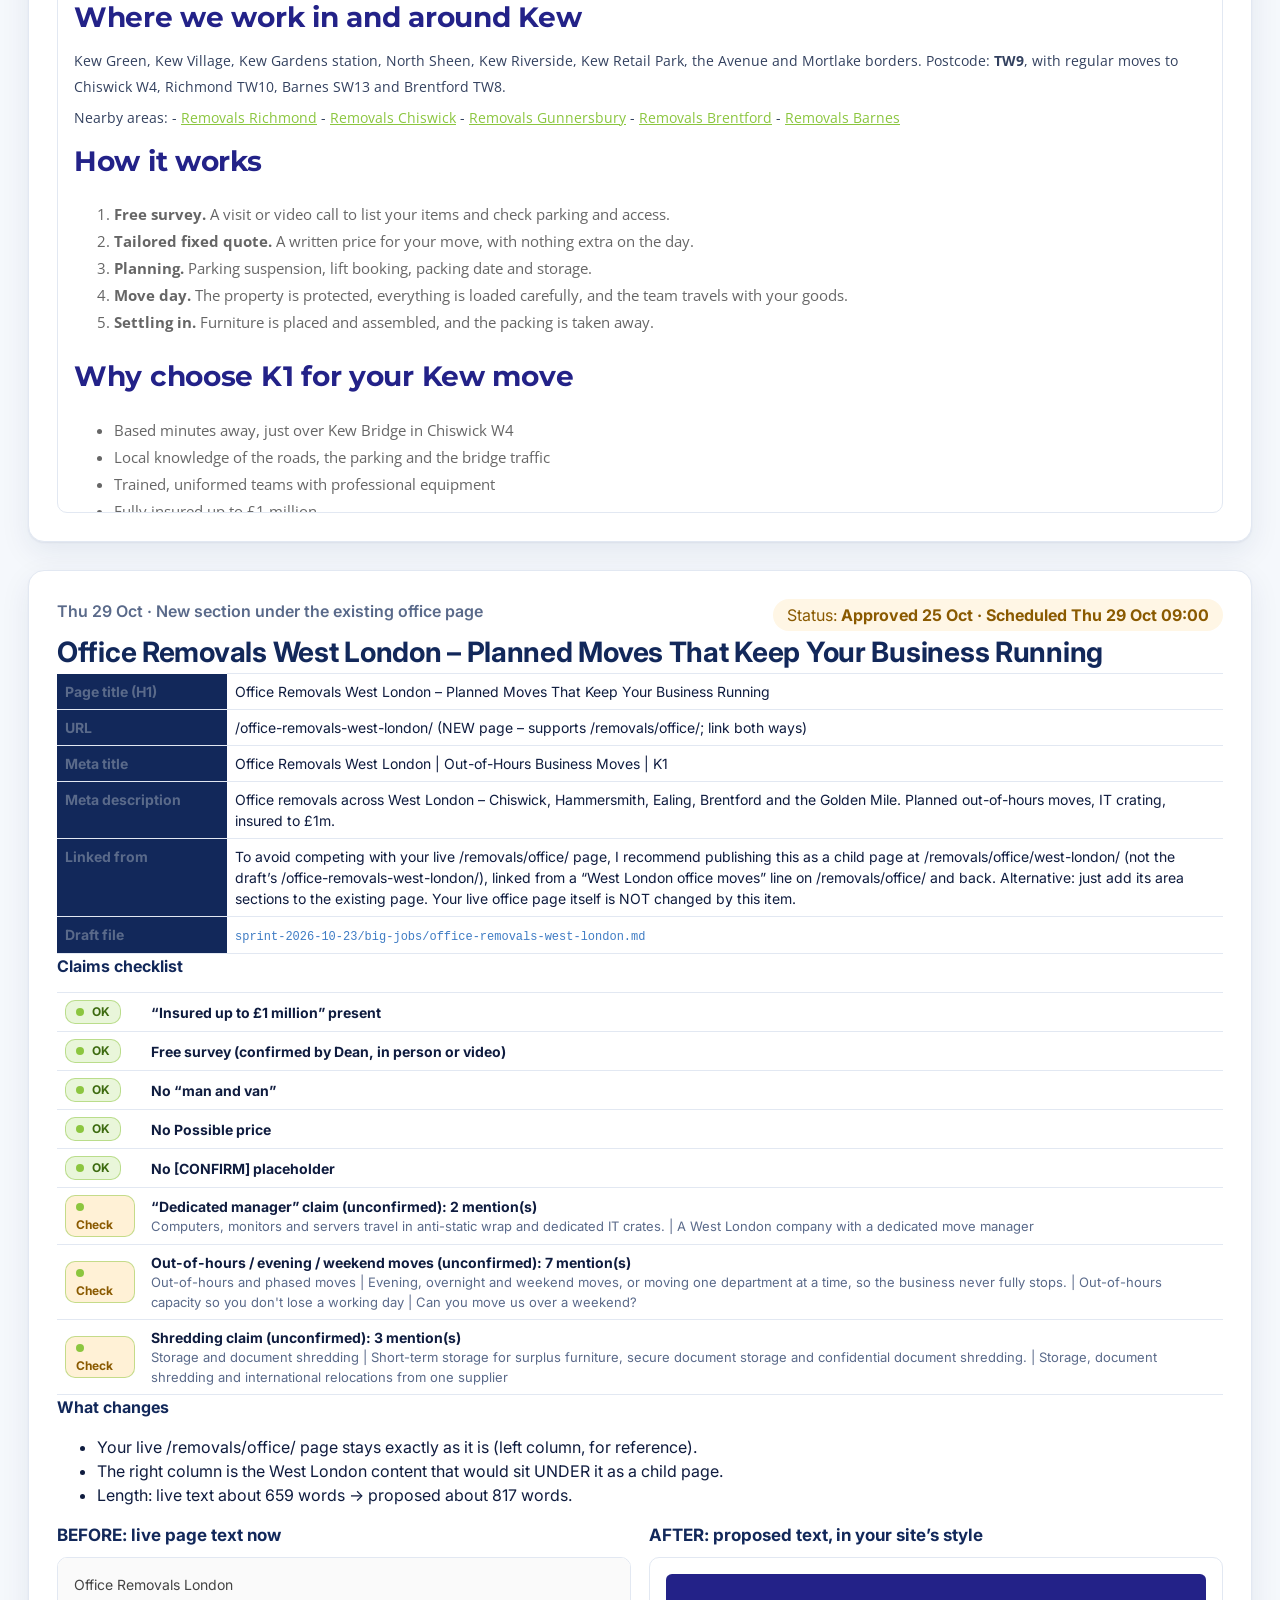
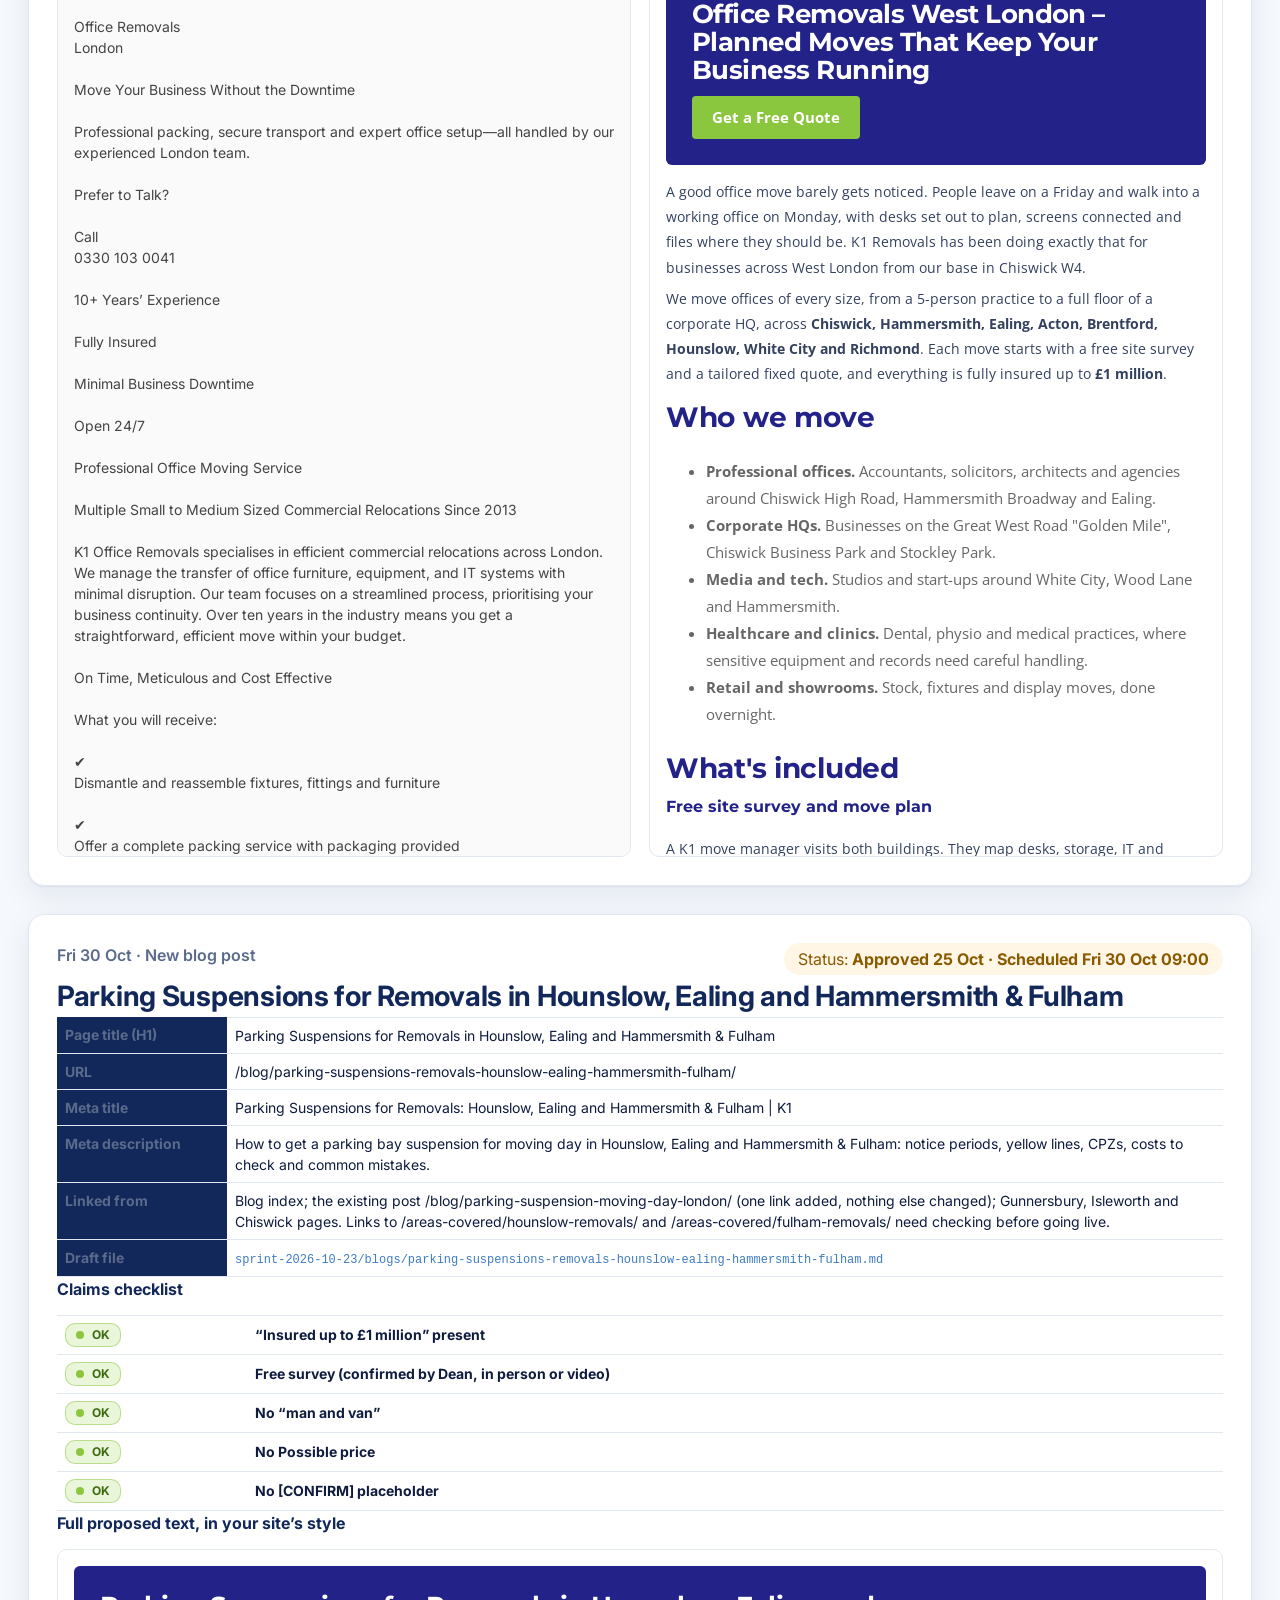
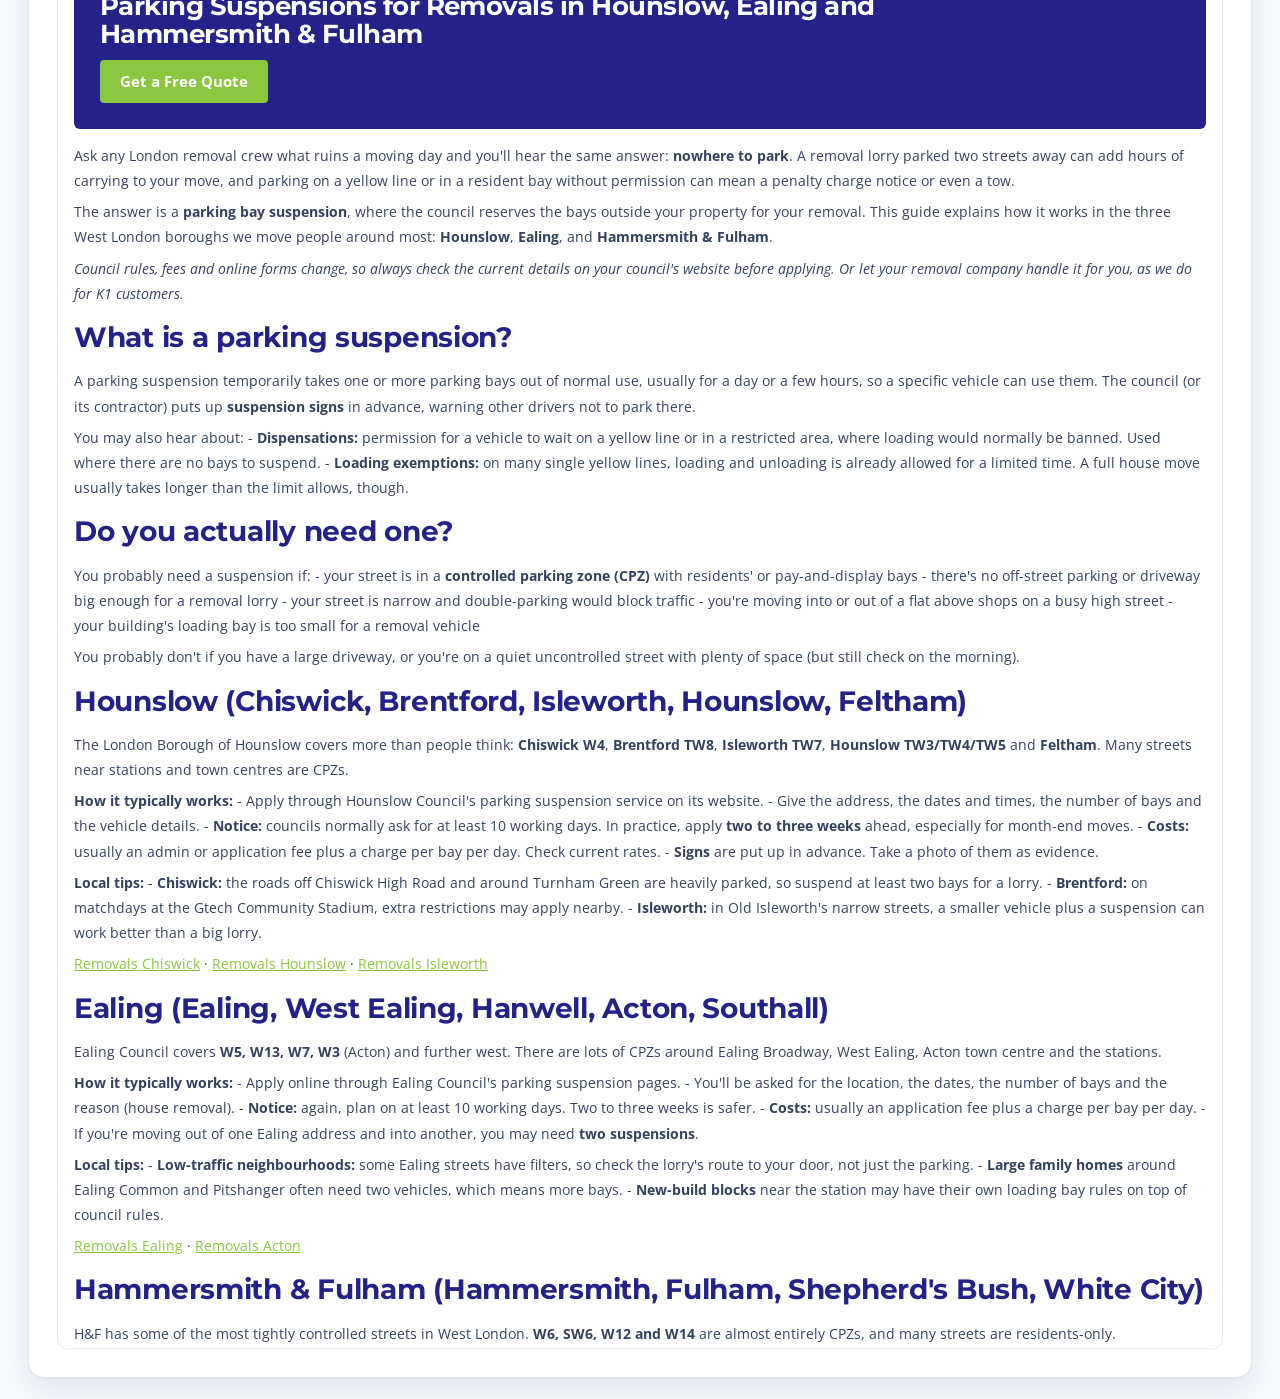
<file: previews/index.html>
<!doctype html><html lang="en"><head><meta charset="utf-8"><meta name="viewport" content="width=device-width,initial-scale=1">
<meta name="robots" content="noindex,nofollow,noarchive"><title>K1 · Week 1 previews</title><link rel="icon" href="../assets/k1-logo.png">
<link href="https://fonts.googleapis.com/css2?family=Inter:wght@400;600;800&family=Open+Sans:wght@400;600;700&family=Montserrat:wght@600;700&display=swap" rel="stylesheet"><link rel="stylesheet" href="../styles.css">
<style>.card{background:#fff;border:1px solid var(--line);border-radius:16px;box-shadow:var(--sh);padding:28px;margin:28px 0}.top{display:flex;justify-content:space-between;flex-wrap:wrap;gap:8px}
.day{color:var(--mute);font-weight:600}.appr{background:#FFF6E5;color:#8a5a00;border-radius:20px;padding:4px 14px}table.kv,table.ck{width:100%;border-collapse:collapse}.kv th{text-align:left;width:170px;color:var(--mute);vertical-align:top}.kv td,.kv th,.ck td{padding:7px 8px;border-bottom:1px solid var(--line)}
.pill{border-radius:10px;padding:2px 10px;font-size:12px;font-weight:700}.ok{background:#E9F6DA;color:#3d6b10}.warn{background:#FFF1D6;color:#8a5a00}.bad{background:#FDE2E2;color:#a11}.ex{color:var(--mute);font-size:13px}
.sbs{display:grid;grid-template-columns:1fr 1fr;gap:18px}@media(max-width:900px){.sbs{grid-template-columns:1fr}}.col{max-height:900px;overflow:auto;border:1px solid var(--line);border-radius:10px;padding:16px;font-size:14px}.col.tall{max-height:1400px}.live{background:#fafafa;color:#444}
.k1site{font-family:'Open Sans',Arial,sans-serif;color:#666;font-size:15px;line-height:1.8}.k1hero{background:#232288;color:#fff;padding:26px;border-radius:6px;margin-bottom:14px}.k1hero h1{font-family:Montserrat,sans-serif;font-size:26px;margin:0 0 12px;color:#fff}
.k1btn{display:inline-block;background:#8bc63f;color:#fff;padding:8px 20px;border-radius:4px;font-weight:700}.k1body h2,.k1body h3{font-family:Montserrat,sans-serif;color:#232288}.k1body a{color:#8bc63f}.k1body table{border-collapse:collapse}.k1body td,.k1body th{border:1px solid #ddd;padding:4px 8px}
.toc a{margin-right:16px;font-weight:600}</style></head><body>
<header class="nav"><div class="wrap navin"><a class="brand" href="../"><img src="../assets/k1-logo.png" alt="K1 Removals"><span>K1 Removals<small>Week 1 previews</small></span></a><nav><a href="../">← Dashboard</a></nav></div></header>
<main class="wrap"><h1>Week 1 (26–30 Oct): pages to approve</h1>
<p><b>Nothing here is on your website.</b> Each item waits for you to say “approve [name]”. When approved, only the text block of the page changes. Your layout, colours, fonts, header, quote form and reviews stay as they are; new pages are copies of your live Chiswick page with new text. The “site style” boxes are a rough look using your site’s colours and fonts, not a redesign.</p>
<p class="toc"><a href="#gunnersbury">Mon: Gunnersbury</a><a href="#isleworth">Mon: Isleworth</a><a href="#checklist">Tue: Checklist</a><a href="#white-city">Wed: White City</a><a href="#kew">Wed: Kew</a><a href="#office">Thu: Office</a><a href="#parking">Fri: Parking</a></p><section class="card" id="gunnersbury"><div class="top"><span class="day">Mon 26 Oct · Rewrite</span><span class="appr">Status: <b>Approved 25 Oct · Rewrite ready, apply Mon 26 Oct</b></span></div>
<h2>Removals in Gunnersbury</h2><table class="kv"><tr><th>Page title (H1)</th><td>Removals in Gunnersbury</td></tr><tr><th>URL</th><td>/areas-covered/gunnersbury-removals/ (LIVE URL, replace body copy, keep slug)</td></tr>
<tr><th>Meta title</th><td>Removals Gunnersbury W4 | House &amp; Office Moves | K1 (51 chars)</td></tr><tr><th>Meta description</th><td>Removals in Gunnersbury from our Chiswick office: house, flat and office moves, packing and storage across W4, W3 and TW8. Insured to £1m. Free survey. (151 chars)</td></tr>
<tr><th>Linked from</th><td>Already live; linked from /areas-covered/. Add links from Chiswick, Brentford and Isleworth pages.</td></tr><tr><th>Draft file</th><td><code>weekend-2026-10-24/pages/gunnersbury-removals.md</code></td></tr></table><h3>Claims checklist</h3><table class="ck"><tr><td><span class="pill ok">OK</span></td><td><b>“Insured up to £1 million” present</b></td></tr><tr><td><span class="pill ok">OK</span></td><td><b>Free survey (confirmed by Dean, in person or video)</b></td></tr><tr><td><span class="pill ok">OK</span></td><td><b>No “man and van”</b></td></tr><tr><td><span class="pill ok">OK</span></td><td><b>No Possible price</b></td></tr><tr><td><span class="pill ok">OK</span></td><td><b>No [CONFIRM] placeholder</b></td></tr><tr><td><span class="pill warn">Check</span></td><td><b>Out-of-hours / evening / weekend moves (unconfirmed): 3 mention(s)</b><div class=ex>We plan loading slots to avoid the morning build-up on the A4 and the evening queues on Kew Bridge Road. | Desks, IT, filing and meeting rooms moved out of hours, so your team walks into a working office. | We move offices, studios and showrooms in and around Gunnersbury, usually in the evening or at weekends so your team doesn&#x27;t lose a working day.</div></td></tr></table><h3>What changes</h3><ul><li>Replaces generic “over a decade” copy with Gunnersbury-specific content (A4/Chiswick Roundabout traffic, Brentford matchdays, Gunnersbury Park events).</li><li>Adds the correct parking suspension rules for both councils (Hounslow 10 working days, Ealing 3/7 days) with council links.</li><li>Adds a section on new-build blocks (lift booking, loading bay, insurance certificate).</li><li>Adds FAQs + FAQ schema; new title/meta.</li><li>Keeps the same URL and the page layout, quote form and review widgets; only the text block changes.</li><li>Length: live text about 1415 words → proposed about 1014 words.</li></ul>
<div class="sbs"><div><h4>BEFORE: live page text now</h4><div class="col live">Removals Gunnersbury<br>Moving Services in Gunnersbury for Over a Decade<br><br>There is no denying that moving can bring with it a lot of stress, but at K1 Removals, we want to ensure that we help to ease the burden of moving in Gunnersbury. Either moving into a new home, relocating your business, or taking care of your treasured piano, antiques or artwork, we know that it takes a lot of planning and the details are often challenging to manage. We are proud to say that our highly trained team pride themselves in offering a complete removals service, where no aspect of your move is treated with anything less than complete care, precision, and detail.<br><br>From small to large, complicated to simple, we have what it takes to handle everything for you, from beginning to end, so you can stress less about your move. We take pride in being able to offer a personalised service delivered to suit your own individual circumstances, so your valuables are transported safely and securely to your new home or business premises. Through our experience, local knowledge and customer approach, you will always be able to trust in our team to help you move to your Gunnersbury home or office.<br><br>Pre-Move Survey in Gunnersbury:<br> Every move begins with an in-depth pre-move survey. This allows us to see what volume of items you need to move and any special handling they require, but also logistics of access at your current and new properties. But the survey also allows you to ask questions and learn all about how you can prepare for the move.<br><br>Full Packing and Unpacking Services:<br> One of the most time-consuming things to do when moving is packing. Relieving that stress is what our full packing and unpacking services are for. When it comes to packing, we offer top-quality packing materials and our packing experts will professionally pack your items so they’ll be safe for transit. We can also come help unpack at your new location, leaving you free to focus on other things.<br><br>Furniture Disassembly &amp; Reassembly:<br> For big or bulky furniture we have a disassembly and reassembly service. We will dismantle furniture for safe transport to your new property and reassemble it, so you won’t have to touch a single screw or piece of equipment. Your larger items are moved with this service without damage and set up correctly in your new home.<br><br>Safe Loading and Unloading:<br> We take the safety of your belongings extremely seriously. Our experienced team is well-trained in safe lifting techniques and utilises specialist equipment to load and unload your items without any risk to you. The whole moving process sees everything from fragile items to heavy furniture are handled with care.<br><br>Self-Storage Solutions for Gunnersbury:<br> Whether it’s short-term or long-term storage solutions, we make sure we have you covered. We provide secure and clean facilities that can be accessed at any time. This gives you complete confidence, knowing that your needs are met but that your belongings are stored correctly.<br><br>Knowledge of International Moving Documents:<br> If you’re planning an international move, our team is well-versed in managing the paperwork and customs regulations required. We’ll guide you through the documentation process, ensuring everything is in order for a smooth transition to your new country.<br><br>Pianos and Antiques Care:<br> Specialist items like pianos and antiques require extra attention and care during a move. Our team is trained to handle these delicate and valuable pieces, using the appropriate materials and techniques to ensure they are safely transported to your new home without any damage.<br><br>Environmentally Conscious Moving Practices:<br> We are committed to minimising the environmental impact of our operations. We use recyclable packing materials, optimise our routes for fuel efficiency, and strive to provide an eco-friendly moving service that reduces waste and lowers our carbon footprint.<br><br>Gunnersbury Removals Services<br>We offer comprehensive domestic removal services, whether you’re moving to a new flat, house, or bungalow in Gunnersbury or further afield. Our expert team will manage every aspect of your move, ensuring your belongings are transported safely and securely.<br>Our packing services are designed to protect your items during the move. Whether you need us to pack your entire home or just certain fragile items, we provide high-quality materials and expert care to ensure everything arrives at your new home in perfect condition.<br>Moving a piano requires specialist skills and equipment. Our team has the expertise to safely transport pianos of all sizes, ensuring they are protected throughout the move and delivered without any damage.<br>Relocating your business? Our commercial moving services are designed to be efficient and flexible. We will move your office furniture, equipment, and documents, ensuring your business is back up and running as quickly as possible.<br>Moving abroad can be a complex process, but our international moving services make it easier. We manage everything from packing to customs documentation and transport, ensuring that your belongings reach your new destination safely and on time.<br>Our affordable and flexible student moving services cater to those relocating to or from Gunnersbury. Whether you’re moving into university accommodation or heading home for the summer, we offer services designed to fit your budget and schedule.<br>Moving into or out of a flat can present unique challenges, such as access or parking restrictions. Our team is experienced in navigating these issues, ensuring that your flat move is efficient and hassle-free.<br>If you need extra space, our secure storage solutions are available to meet your short-term or long-term needs. Our storage facilities in Gunnersbury are ideal for storing belongings during the move or if you’re downsizing.<br>The Moving Process<br>Begin by asking for a free, no-hassle quote. Our team will give you a precise quote depending on your needs and preferences.<br>This allows us to understand the logistics of your move, identify any special requirements, and ensure that everything is planned for a smooth moving day.<br>Once you’re happy with the quote, we’ll confirm your booking and finalise the details of your move to ensure everything runs smoothly on the day.<br>We take care of packing, loading, transportation, and unloading, ensuring that your belongings are handled with care and professionalism.<br>Local Experience and Knowledge<br><br>With over a decade of experience in Gunnersbury, we know the area well and understand the challenges that can come with moving here. Our local knowledge allows us to navigate any issues that may arise, such as parking restrictions or access difficulties, ensuring that your move is smooth and stress-free.<br>Read Our Latest Reviews<br>Frequently Asked Questions<br>We handle everything from packing and unpacking to moving delicate items like pianos, offering both residential and commercial moves, along with local storage solutions and international relocation support.<br>Make sure your moving date is confirmed and that our team and moving vans have easy access. If needed, we can help arrange parking permits and sort out any logistics ahead of time.<br>Yes, in some areas of Gunnersbury, permits may be necessary. We’re here to guide you through the process and assist in securing permits to keep the move running smoothly.<br>It’s best to reach out as soon as you know your moving date, particularly if it’s during a busy season. However, we do our utmost to accommodate last-minute requests when possible.<br>If delays occur that are beyond our control, such as waiting for property access, there may be additional charges. We aim to be upfront and transparent with any additional costs that might arise.<br>Yes, we provide secure storage with options for both short and long durations, perfect if you need extra time between moving out and moving in.<br>Our team will be with you for the entire process, from loading and transport to unloading and setup at your new home or office.<br>We aim to park as close to your property as possible for ease and efficiency. During the initial survey, we can discuss access needs and arrange any required permits.<br>Absolutely! We have a variety of customer reviews available on our website and on popular review platforms where our clients share their experiences.<br>Certain items, including hazardous materials and flammable substances, cannot be moved. We’re happy to provide a comprehensive list of items with any special restrictions.<br>Payment is typically due upon completion of the move, and we accept multiple payment options, including bank transfers, credit cards, and cash for your convenience.<br>Some of the Areas We Cover<br>Fulham<br>Putney<br>Brentford<br>White City<br>Ealing<br>Barnes<br>Isleworth<br>Richmond<br>Kensington<br>Chiswick<br>Shepherds Bush<br>Wandsworth<br>Acton<br>Hammersmith<br>REQUEST A QUOTE</div></div>
<div><h4>AFTER: proposed text, in your site’s style</h4><div class="col"><div class="k1site"><div class="k1hero"><h1>Removals in Gunnersbury</h1><a class="k1btn">Get a Free Quote</a></div><div class="k1body"><p>Gunnersbury is on our doorstep. K1 Removals' office is on Turnham Green Terrace in Chiswick, a few minutes from Gunnersbury station, so when you book a move here you're booking a local removal company whose crews drive these roads every week.</p>
<p>Whether you're leaving a flat in one of the new blocks by Kew Bridge, moving a family home off Gunnersbury Avenue, or relocating an office near the Chiswick Park campus, every job starts with a free survey and a tailored fixed quote, and every move is fully insured up to <strong>£1 million</strong>.</p>
<h2>Why Gunnersbury moves need local knowledge</h2>
<p>Gunnersbury is small, but it's one of the trickier corners of West London to move in. It's hemmed in by the <strong>Chiswick Roundabout</strong>, the <strong>A4 Great West Road</strong>, the elevated <strong>M4</strong> and the <strong>North Circular (A406)</strong>. Get the timing wrong and a removal lorry can lose an hour in the queues for Kew Bridge.</p>
<ul>
<li><strong>Timing around traffic.</strong> We plan loading slots to avoid the morning build-up on the A4 and the evening queues on Kew Bridge Road.</li>
<li><strong>Matchdays and park events.</strong> Brentford's Gtech Community Stadium is a short walk away, and Gunnersbury Park hosts large outdoor events in summer. Both bring closures and parking restrictions, so we check the calendars before we confirm your date.</li>
<li><strong>Two councils.</strong> Gunnersbury sits where Hounslow and Ealing meet (the park itself is owned jointly by the two boroughs). The parking suspension rules depend on which side your street is on, and we know who to apply to.</li>
<li><strong>New-build blocks.</strong> The developments around Kew Bridge and Brentford's riverside usually need a booked lift, a loading-bay slot, protection for communal areas and a certificate of insurance. We send the paperwork to the building manager in advance.</li>
</ul>
<h2>Parking suspensions in Gunnersbury</h2>
<ul>
<li><strong>Hounslow side (most W4 streets).</strong> At the time of writing <a href="https://www.hounslow.gov.uk/car-parks-spaces/reserve-parking-spaces">Hounslow Council</a> asks for bay suspension requests at least 10 working days ahead.</li>
<li><strong>Ealing side (north of the park, towards Acton Town and South Ealing).</strong> <a href="https://www.ealing.gov.uk/info/201178/parking/1495/parking_suspension">Ealing Council</a> asks for at least 3 working days' notice and charges less if you apply 7 or more working days ahead.</li>
</ul>
<p>Our guide to <a href="/blog/parking-suspension-moving-day-london/">parking suspensions for moving day</a> explains the process. We can arrange the suspension for you as part of the move.</p>
<h2>Our removal services in Gunnersbury</h2>
<ul>
<li><strong><a href="/removals/house-moves/">House removals</a>.</strong> From two-bed houses to five-bed family homes, with furniture blanket-wrapped and beds and wardrobes dismantled and rebuilt.</li>
<li><strong><a href="/removals/flats/">Flat removals</a>.</strong> Mansion blocks, converted Victorian houses and modern apartments, with floor and door protection and enough crew that the lift isn't tied up for hours.</li>
<li><strong><a href="/removals/office/">Office removals</a>.</strong> Desks, IT, filing and meeting rooms moved out of hours, so your team walks into a working office.</li>
<li><strong><a href="/removals/packing-services/">Packing services</a>.</strong> Everything packed for you, or just the fragile items: glassware, china, artwork, mirrors and lamps.</li>
<li><strong><a href="/removals/storage-services/">Removals and storage</a>.</strong> Secure storage for a night, a month or longer if your completion dates don't line up.</li>
<li><strong><a href="/removals/piano/">Piano removals</a>.</strong> Uprights and grands moved with the right equipment.</li>
<li><strong><a href="/areas-covered/international-removals/">International removals</a>.</strong> Plenty of Gunnersbury residents work for international employers and relocate abroad. We move homes to Spain, Dubai, Australia and beyond.</li>
</ul>
<h2>Streets and postcodes we cover</h2>
<p>We work around Gunnersbury Avenue, Wellesley Road, Grove Park, Kew Bridge, Strand on the Green, the roads behind Chiswick High Road and over the border into Brentford, Acton Town and South Ealing, covering <strong>W4, W3, W5 and TW8</strong>.</p>
<h2>How your Gunnersbury move works</h2>
<ol>
<li><strong>Free survey.</strong> In person or by video, noting stairs, lifts, parking and the distance from the door to the vehicle.</li>
<li><strong>Tailored fixed quote.</strong> A written quote built around your move, with nothing added on the day.</li>
<li><strong>Planning.</strong> We sort the parking suspension, book the building's lift and loading bay and confirm the crew and vehicle.</li>
<li><strong>Packing (optional).</strong> Usually the day before the move.</li>
<li><strong>Move day.</strong> Floors protected, a planned loading order and every item placed in the right room at the new address.</li>
</ol>
<h2>Nearby areas</h2>
<p>We're often working just next door, in <a href="/areas-covered/chiswick-removals/">Chiswick</a>, <a href="/areas-covered/brentford-removals/">Brentford</a>, <a href="/areas-covered/acton-removals/">Acton</a>, <a href="/areas-covered/removals-ealing/">Ealing</a> and <a href="/areas-covered/isleworth-removals/">Isleworth</a>. See all our <a href="/areas-covered/">areas covered</a>.</p>
<h2>Frequently asked questions</h2>
<h3>Which council do I apply to for a parking suspension in Gunnersbury?</h3>
<p>It depends which side of the park you're on. The W4 streets around Gunnersbury station, Wellesley Road and Kew Bridge are in Hounslow, which at the time of writing asks for at least 10 working days' notice. Streets north of the park towards Acton and South Ealing are in Ealing, which asks for at least 3 working days and charges less at 7 or more. We check your street when we quote.</p>
<h3>Can you move me on a Brentford home matchday or a Gunnersbury Park event day?</h3>
<p>We'd usually advise against it. Matchdays at the Gtech Community Stadium and big events in Gunnersbury Park bring road closures, crowds and parking restrictions. We check the fixture and events calendars before we confirm your date.</p>
<h3>Can you move me into a new-build block near Kew Bridge?</h3>
<p>Yes. Most blocks around Kew Bridge and Brentford need a booked move slot, a goods-lift booking, communal-area protection and an insurance certificate from the removal company. Send us the building's rules and we'll plan around them.</p>
<h3>Do you move offices near Chiswick Park and the Great West Road?</h3>
<p>Yes. We move offices, studios and showrooms in and around Gunnersbury, usually in the evening or at weekends so your team doesn't lose a working day.</p>
<h3>Are you insured?</h3>
<p>Yes. Every move is fully insured up to £1 million, and we can send our certificate to your building manager or managing agent.</p>
<h2>Book your free survey</h2>
<p>Every K1 move starts with a free survey, in person or by video, followed by a tailored fixed quote in writing. We're fully insured up to <strong>£1 million</strong>. Call <strong>0330 103 0041</strong>, email info@k1removals.com or <a href="/contact/">request your free survey online</a>.</p></div></div></div></div></div></section><section class="card" id="isleworth"><div class="top"><span class="day">Mon 26 Oct · Rewrite</span><span class="appr">Status: <b>Approved 25 Oct · Rewrite ready, apply Mon 26 Oct</b></span></div>
<h2>Removals in Isleworth, TW7</h2><table class="kv"><tr><th>Page title (H1)</th><td>Removals in Isleworth, TW7</td></tr><tr><th>URL</th><td>/areas-covered/isleworth-removals/ (LIVE URL, replace body copy, keep slug)</td></tr>
<tr><th>Meta title</th><td>Removals Isleworth TW7 | House &amp; Office Moves | K1 (50 chars)</td></tr><tr><th>Meta description</th><td>Removals in Isleworth TW7, from Old Isleworth to Spring Grove and Osterley. House, flat and office moves, packing and storage. Insured to £1m. Free survey. (155 chars)</td></tr>
<tr><th>Linked from</th><td>Already live; linked from /areas-covered/. Add links from Gunnersbury, Hounslow and Twickenham pages.</td></tr><tr><th>Draft file</th><td><code>weekend-2026-10-24/pages/isleworth-removals.md</code></td></tr></table><h3>Claims checklist</h3><table class="ck"><tr><td><span class="pill ok">OK</span></td><td><b>“Insured up to £1 million” present</b></td></tr><tr><td><span class="pill ok">OK</span></td><td><b>Free survey (confirmed by Dean, in person or video)</b></td></tr><tr><td><span class="pill ok">OK</span></td><td><b>No “man and van”</b></td></tr><tr><td><span class="pill ok">OK</span></td><td><b>No Possible price</b></td></tr><tr><td><span class="pill ok">OK</span></td><td><b>No [CONFIRM] placeholder</b></td></tr><tr><td><span class="pill warn">Check</span></td><td><b>Out-of-hours / evening / weekend moves (unconfirmed): 1 mention(s)</b><div class=ex>Small and medium offices in Isleworth, Hounslow and along the Great West Road, out of hours if you need it.</div></td></tr></table><h3>What changes</h3><ul><li>Replaces generic copy with Isleworth-specific content (Old Isleworth riverside, Syon, West Middlesex University Hospital area).</li><li>Correct Hounslow parking notice (at least 10 working days, council link).</li><li>Adds FAQs + schema; new title/meta.</li><li>Same URL, same layout; text block only.</li><li>Length: live text about 1073 words → proposed about 897 words.</li></ul>
<div class="sbs"><div><h4>BEFORE: live page text now</h4><div class="col live">Removals Isleworth<br>Relocation Services in Isleworth for Over a Decade<br><br>Being active in the Isleworth area for over ten years, K1 Removals is aware of all the peculiarities of transportation and the needs of customers in this region. We are local movers, and therefore, we understand the traffic patterns, parking rules, and any other issues that may be unique to Isleworth, thus making your move easier. Whether it’s a local, office, or corporate move, we provide our clients with top-to-toe comprehensive services that will cover all aspects of the move.<br><br>Pre-Move Survey in Isleworth:<br> To make the move as smooth as possible, we provide a free pre-move survey. This enables us to assess your property and your belongings so that we can determine how to move you in the shortest time and with the least risk. Our specialists will consider entries, critical objects, and issues that may arise during the simulation.<br><br>Full Packing and Unpacking Services:<br> K1 Removals provides packing and unpacking services since we understand you do not have the time to pack these items. Our professional team packs your items carefully using quality packing material so that they are not damaged during the move to your new home. We also provide unpacking services to ensure that you do not spend a lot of time moving around after arrival.<br><br>Furniture Disassembly &amp; Reassembly:<br> For large items, we provide furniture disassembly and assembly services. Our team will disassemble and reassemble your furniture if necessary to guarantee that it will fit in your new place.<br><br>Safe Loading and Unloading in Isleworth:<br> Your items will be well taken care of especially when they are being loaded and unloaded. In this case, we employ professional methods that will see all the items that are being moved—no matter how fragile or valuable they are—get to their destination in tact.<br><br>Self Storage Isleworth for All Your Storage Requirements:<br> If you need storage services, K1 Removals provides secure self-storage services in Isleworth. Whether you require short-term or long-term storage, our well-equipped units are perfect for storing your items until you require them.<br><br>Understanding of International Moving Papers:<br> In international relocations, our team understands the paperwork and the customs that are required. We take care of all the paper work to ensure that your goods are transported across borders without hitches.<br><br>Pianos and Antiques Care:<br> Fragile items such as pianos and antiques will need extra precautions to ensure that they are moved safely. We are used to handling such delicate items, and therefore, we ensure they are well-packed and transported.<br><br>Eco-friendly Moving Strategies:<br> K1 Removals is an environmentally conscious company. We reuse packing materials where possible and try to reduce our carbon footprint during each move.<br><br>Isleworth Removals Service<br>We deal with all types of domestic moves, be it a single-family home or a large estate.<br>Convenient full packing and unpacking services that shall reduce stress and time used in packing or unpacking.<br>Piano removal service is provided to make sure that your instrument is transported safely and with professionalism.<br>In the case of moving businesses, our services help to reduce the time taken and the level of disruption.<br>We offer door-to-door international moving services, and we take care of all the paperwork and moving process.<br>Cheap and quality moving services for students in Isleworth.<br>We have dealt with many moves from flats with restricted access and guarantee that all your property will be moved safely.<br>Storage units that are available in Isleworth for both short-term and long-term storage requirements.<br>The Moving Process<br>Begin by asking for a free, no-hassle quote. Our team will give you a precise quote depending on your needs and preferences.<br>Before the move, we carry out an assessment of the access points, the number of items to be moved and the specific needs of the move.<br>Once you agree to the quote, we will proceed to book the move and finalise all the details.<br>We always arrive on time on the day of the move, and we take care of everything from packing the items to moving to the new location to even unpacking them.<br>Local Experience and Knowledge<br><br>The team at K1 Removals is well-informed about Isleworth and other areas that you may be moving to. This puts us in a great position to avoid complications that come with access, associated permits, and regulations such as parking. We know the subtleties of coming and going to Isleworth, whether you live in a house or an apartment or run a business. Since we are conversant with the area, the move is fast and well coordinated, hence reducing time wastage and making the process less stressful to the clients.<br>Read Our Latest Reviews<br>Frequently Asked Questions<br>Our services include home removals, flat removals, student removals, commercial removals, packing services, piano removals, and storage.<br>The only requirement is to have a confirmed booking and to make sure that you have access to both places. The rest will be handled by our team.<br>Yes, in most cases. You should consult your local council on the issue of parking permits, or we can help you get one.<br>We suggest that you get in touch with us as soon as possible to check on the availability. In most cases, we expect to be given at least one week’s notice.<br>We know that there are always some delays that occur. Our team will liaise with you and should there be any extra fees they will be communicated at that particular instances.<br>Yes, we provide secure storage facilities in Isleworth to accommodate all your short-term and long-term storage requirements.<br>Yes, our trained porters will be present to help you carry your luggage and help you load and unload your car.<br>We need to have clear access to the property you are moving from and to. Our team will do this during the pre-move survey.<br>Yes, we do have many positive testimonial on reputed sites. You are welcome to visit them or you can ask us for contacts.<br>Of course, there are some dangerous goods they cannot ship; for example, flammable or inflammable liquids, explosives, or chemicals to name a few.<br>The payment is expected to be made after the completion of the move. We also accept different forms of payment such as bank transfer and credit cards.<br>Some of the Areas We Cover<br>Fulham<br>Putney<br>Brentford<br>White City<br>Ealing<br>Barnes<br>Shepherds Bush<br>Gunersbury<br>Kensington<br>Chiswick<br>Hammersmith<br>Wandsworth<br>Richmond<br>Acton<br>REQUEST A QUOTE</div></div>
<div><h4>AFTER: proposed text, in your site’s style</h4><div class="col"><div class="k1site"><div class="k1hero"><h1>Removals in Isleworth, TW7</h1><a class="k1btn">Get a Free Quote</a></div><div class="k1body"><p>Isleworth is more varied than people expect. There are Georgian houses and riverside cottages in Old Isleworth, large inter-war semis around Spring Grove and Osterley, and new apartment blocks along London Road and Twickenham Road. K1 Removals moves homes and businesses across TW7 from our Chiswick office, and we plan each move around the property you're actually in.</p>
<p>Every job starts with a free survey and a tailored fixed quote, and every move is fully insured up to <strong>£1 million</strong>.</p>
<h2>Local knowledge that saves time on move day</h2>
<ul>
<li><strong>Old Isleworth and Church Street.</strong> The roads by the river, around All Saints Church and the London Apprentice, are narrow and lined with parked cars. A large lorry often can't get near the door, so we suspend a bay early or shuttle with a smaller vehicle.</li>
<li><strong>Twickenham Road and London Road.</strong> Busy routes, especially around West Middlesex University Hospital, where parking is always under pressure. We time loading for quieter periods.</li>
<li><strong>Spring Grove and Osterley.</strong> Bigger family homes with lofts, garages, garden furniture and sheds. We survey them properly so the right size vehicle and crew turn up and nothing gets left behind.</li>
<li><strong>New apartment blocks.</strong> Developments on London Road and near Isleworth station usually need a lift booking, communal-area protection and an insurance certificate for the managing agent. We send it in advance.</li>
<li><strong>Close to Syon Park and the A4.</strong> Moves heading into central London or out to the M4 are planned around the A4 and Busch Corner at peak times.</li>
</ul>
<h2>Parking suspensions in Isleworth</h2>
<p>Most of Isleworth is in the London Borough of Hounslow. At the time of writing, <a href="https://www.hounslow.gov.uk/car-parks-spaces/reserve-parking-spaces">Hounslow Council</a> asks for bay suspension requests at least 10 working days ahead. We can arrange the suspension as part of your move. Our guide to <a href="/blog/parking-suspension-moving-day-london/">parking suspensions for moving day</a> explains how it works.</p>
<h2>Our services in Isleworth</h2>
<ul>
<li><strong><a href="/removals/house-moves/">House removals</a>.</strong> From cottages to five-bedroom homes, with furniture blanket-wrapped, dismantled and reassembled where needed.</li>
<li><strong><a href="/removals/flats/">Flat removals</a>.</strong> Lift bookings, protected common areas and insurance certificates for managing agents.</li>
<li><strong><a href="/removals/packing-services/">Packing services</a>.</strong> Full packing, fragile-only packing, or just the materials.</li>
<li><strong><a href="/removals/piano/">Piano removals</a>.</strong> Uprights and grands, plus antiques and artwork, moved with the right equipment.</li>
<li><strong><a href="/removals/storage-services/">Removals and storage</a>.</strong> Secure storage between completions, during renovations or for longer.</li>
<li><strong><a href="/removals/office/">Office removals</a>.</strong> Small and medium offices in Isleworth, Hounslow and along the Great West Road, out of hours if you need it.</li>
<li><strong><a href="/removals/student/">Student removals</a>.</strong> Smaller moves for students and single-room lets.</li>
<li><strong><a href="/areas-covered/international-removals/">International removals</a>.</strong> Door-to-door moves abroad, with export packing and paperwork guidance.</li>
</ul>
<h2>Where we work in TW7</h2>
<p>We cover Old Isleworth, Spring Grove, Osterley, Worton, Busch Corner, Syon Lane, the St Margarets borders and the roads around Isleworth station. We regularly move people between Isleworth and <a href="/areas-covered/brentford-removals/">Brentford</a>, <a href="/areas-covered/chiswick-removals/">Chiswick</a>, <a href="/areas-covered/richmond-removals/">Richmond</a> and <a href="/areas-covered/gunnersbury-removals/">Gunnersbury</a>, as well as Twickenham and Hounslow.</p>
<h2>How it works</h2>
<ol>
<li><strong>Survey.</strong> A free home visit or video survey to list your belongings and check access at both properties.</li>
<li><strong>Quote.</strong> A tailored fixed quote in writing, with no hidden extras.</li>
<li><strong>Planning.</strong> We handle the parking suspension, lift bookings, packing dates and storage if you need it.</li>
<li><strong>Move day.</strong> Your property is protected, everything is loaded in a planned order and placed room by room at the new address.</li>
<li><strong>Aftercare.</strong> Furniture reassembled and packing materials taken away if you'd like.</li>
</ol>
<h2>Why Isleworth residents choose K1</h2>
<ul>
<li>A West London company with an office just up the road in Chiswick W4</li>
<li>Our own trained, uniformed teams</li>
<li>A tailored fixed quote after a free survey</li>
<li>Fully insured up to £1 million</li>
<li>House, office, storage and international moves from one company</li>
</ul>
<p>If you're working out a budget, our guide to <a href="/blog/london-house-move-cost-factors/">what affects the cost of a London house move</a> explains what goes into a quote.</p>
<h2>Frequently asked questions</h2>
<h3>Can you get a removal lorry into Old Isleworth?</h3>
<p>Usually, but it depends on the street. On the narrowest roads near the river we either suspend a bay early so the carry stays short or use a smaller vehicle to shuttle. We check this on the survey.</p>
<h3>How much notice do I need for a parking suspension in Isleworth?</h3>
<p>Isleworth is in the London Borough of Hounslow, which at the time of writing asks for bay suspension requests at least 10 working days before the move. Book your move date early and we can apply for you.</p>
<h3>How far ahead should I book an Isleworth move?</h3>
<p>Two to four weeks is ideal, and more for large family homes or international moves. Fridays and the end of the month book up first.</p>
<h3>Do you move people from Isleworth abroad?</h3>
<p>Yes. Isleworth is close to Heathrow and many of our TW7 customers are relocating overseas. We move homes to Spain, Dubai, Australia and beyond, with export packing and guidance on the paperwork.</p>
<h3>Is my move insured?</h3>
<p>Yes. Every K1 move is fully insured up to £1 million.</p>
<h2>Book your free survey</h2>
<p>Every K1 move starts with a free survey, in person or by video, followed by a tailored fixed quote in writing. We're fully insured up to <strong>£1 million</strong>. Call <strong>0330 103 0041</strong>, email info@k1removals.com or <a href="/contact/">request your free survey online</a>.</p></div></div></div></div></div></section><section class="card" id="checklist"><div class="top"><span class="day">Tue 27 Oct · New blog post</span><span class="appr">Status: <b>Approved 25 Oct · Scheduled Tue 27 Oct 09:00</b></span></div>
<h2>The London Moving House Checklist: 8 Weeks to Moving Day</h2><table class="kv"><tr><th>Page title (H1)</th><td>The London Moving House Checklist: 8 Weeks to Moving Day</td></tr><tr><th>URL</th><td>/blog/moving-house-checklist-london/</td></tr>
<tr><th>Meta title</th><td>Moving House Checklist London: 8 Weeks to Moving Day | K1 Removals</td></tr><tr><th>Meta description</th><td>A practical London moving house checklist, from 8 weeks out to the first night. Parking suspensions, ULEZ, council tax, packing and what to book when.</td></tr>
<tr><th>Linked from</th><td>Blog index; /removals/house-moves/ (“Read our moving checklist”); the existing parking blog post. NOTE: it links to /4-5-bed-house-removals-london/ and /blog/packing-tips-for-large-homes/, which aren’t live yet, so those links stay out until the pages exist.</td></tr><tr><th>Draft file</th><td><code>sprint-2026-10-23/blogs/moving-house-checklist-london.md</code></td></tr></table><h3>Claims checklist</h3><table class="ck"><tr><td><span class="pill ok">OK</span></td><td><b>“Insured up to £1 million” present</b></td></tr><tr><td><span class="pill ok">OK</span></td><td><b>Free survey (confirmed by Dean, in person or video)</b></td></tr><tr><td><span class="pill ok">OK</span></td><td><b>No “man and van”</b></td></tr><tr><td><span class="pill ok">OK</span></td><td><b>No Possible price</b></td></tr><tr><td><span class="pill ok">OK</span></td><td><b>No [CONFIRM] placeholder</b></td></tr><tr><td><span class="pill warn">Check</span></td><td><b>“Guarantee” wording, check context: 2 mention(s)</b><div class=ex>If there&#x27;s no guaranteed legal space for a removal lorry outside either property, you&#x27;ll need a parking bay suspension from the council. | If there&#x27;s no guaranteed legal space outside your property for a large vehicle, yes.</div></td></tr></table><h3>Full proposed text, in your site’s style</h3><div class="col tall"><div class="k1site"><div class="k1hero"><h1>The London Moving House Checklist: 8 Weeks to Moving Day</h1><a class="k1btn">Get a Free Quote</a></div><div class="k1body"><p>Moving house anywhere is stressful. Moving house in London throws in controlled parking zones, managed buildings with lift bookings, congestion and ULEZ rules, and narrow Victorian streets where a lorry can only just squeeze through. After years of moving homes across the capital from our base in Chiswick, we've put together the checklist we wish every customer had from day one.</p>
<p>Work through it week by week and moving day becomes something you've planned rather than something that happens to you.</p>
<h2>8 weeks before: set the foundations</h2>
<p><strong>Book your removal survey.</strong> Good removal companies get booked up, especially at month-end, on Fridays and in the summer. A proper survey, in person or by video, means you get an accurate, fixed quote rather than a guess. At K1 every quote is tailored to your home after a free survey. <a href="/contact/">Book a survey</a></p>
<p><strong>Decide what's coming with you.</strong> Go room by room and sort everything into keep, sell, donate or dump. Every item you don't move saves packing time and space on the vehicle. London's charity shops, the British Heart Foundation furniture collection service and local reuse groups make decluttering easier than ever.</p>
<p><strong>Start a moving folder.</strong> Keep your completion or tenancy dates, the removal quote, solicitor or agent contacts, building rules and all your reference numbers in one place, paper or digital.</p>
<p><strong>Check your new building's rules.</strong> If you're moving into or out of a managed block, ask the concierge or managing agent about:
- permitted move days and times
- lift booking and lift protection
- loading bay access
- whether they need an insurance certificate or a risk assessment from your removal company</p>
<p><strong>Think about storage.</strong> If your dates don't line up, ask about short-term storage now rather than in the last week. <a href="/removals/storage-services/">Removals and storage</a></p>
<h2>6 weeks before: book the big things</h2>
<p><strong>Confirm your removal date</strong> as soon as exchange looks likely. Many movers will hold a provisional date.</p>
<p><strong>Decide on packing.</strong> Will you pack yourself, have the professionals pack everything, or just pay for fragile packing? For large homes, full packing the day before the move saves a huge amount of stress. <a href="/removals/packing-services/">Packing services</a></p>
<p><strong>Order materials.</strong> If you're packing yourself, get proper double-walled boxes, tape, paper and wardrobe boxes, not supermarket boxes. You'll need more than you think: as a rough guide, 40–60 boxes for a two-bed flat and 100–160 for a four-bed house.</p>
<p><strong>Give notice.</strong> If you're renting, check your notice period. If you have children, tell their school and register them at a new one if needed.</p>
<h2>4 weeks before: London-specific admin</h2>
<p><strong>Arrange the parking suspension.</strong> This is the step Londoners forget most often. If there's no guaranteed legal space for a removal lorry outside either property, you'll need a parking bay suspension from the council. Most London councils want at least 10 working days' notice, and some want more. A good removal company will apply for you. <a href="/blog/parking-suspensions-removals-hounslow-ealing-hammersmith-fulham/">Our guide to parking suspensions in Hounslow, Ealing and Hammersmith &amp; Fulham</a></p>
<p><strong>Check ULEZ and the Congestion Charge.</strong> The Ultra Low Emission Zone covers all London boroughs. If you're hiring a van yourself, check it's compliant. Moving in or out of central London on a weekday? The Congestion Charge may apply too.</p>
<p><strong>Redirect your post.</strong> Royal Mail's redirection service takes a few days to set up, so do it now.</p>
<p><strong>Update your details.</strong> Make a list of everyone who needs your new address: bank, employer, HMRC, DVLA (driving licence and V5C), GP, dentist, insurance providers, pensions, subscriptions, TV Licensing and the electoral roll.</p>
<p><strong>Council tax.</strong> Tell both your old and new London councils when you're moving, so you're billed correctly.</p>
<h2>2 weeks before: pack and prepare</h2>
<p><strong>Start packing the rooms you use least:</strong> lofts, guest rooms, books, out-of-season clothes and the garage. Label every box with the room and a short description. <a href="/blog/packing-tips-for-large-homes/">Our packing tips for large homes</a></p>
<p><strong>Book utilities.</strong> Arrange final meter readings and set up gas, electricity, water and broadband at the new home. Broadband installations in London can take two weeks or more, so book early.</p>
<p><strong>Plan for children and pets.</strong> Moving day is much easier if young children and pets are with friends or family, or in day care.</p>
<p><strong>Confirm the details with your remover:</strong> the arrival time, both addresses, parking arrangements, building bookings, items that need dismantling and anything that's not going.</p>
<h2>1 week before: final checks</h2>
<ul>
<li>Use up the food in your freezer.</li>
<li>Defrost the fridge and freezer 24–48 hours before the move.</li>
<li>Return keys, library books and borrowed items.</li>
<li>Sort out valuables: jewellery, passports, documents, chargers and medicines should travel with you, not in the lorry.</li>
<li>Pack an <strong>essentials box</strong> (see below).</li>
<li>Measure large furniture and check it fits through the new doors, stairs and lift.</li>
</ul>
<h2>The day before</h2>
<ul>
<li>If you've booked packing, the packers will usually arrive now.</li>
<li>Take apart anything you've agreed to dismantle yourself, and keep the screws in labelled bags taped to the furniture.</li>
<li>Charge your phone and keep it with you.</li>
<li>Make sure your removal company knows exactly where the parking suspension is and has the building contact.</li>
</ul>
<h2>Moving day</h2>
<ul>
<li>Be ready for the crew's arrival time, and walk the supervisor through the house.</li>
<li>Point out anything that's <strong>not</strong> going.</li>
<li>Take meter readings and photos at the old property.</li>
<li>Do a final check of every room, cupboard, loft, shed and garden.</li>
<li>At the new home, stand at the door and direct each item to the right room. Labels make this quick.</li>
<li>Check that the beds are rebuilt before the crew leaves, so you have somewhere to sleep.</li>
</ul>
<h2>Your essentials box</h2>
<p>Pack one clearly marked box that travels with you:
- kettle, mugs, tea, coffee, snacks
- toilet roll, hand soap, towels
- phone chargers and an extension lead
- bedding for the first night
- basic tools: screwdriver, scissors, a tape cutter
- medication, toiletries and a change of clothes
- children's favourite toys and pet food</p>
<h2>The first week in your new home</h2>
<ul>
<li>Register with a GP and dentist.</li>
<li>Check your council tax and parking permit at the new address. Many London CPZs need you to apply for a resident permit straight away.</li>
<li>Test the smoke alarms and find the stopcock and fuse box.</li>
<li>Unpack the kitchen and bedrooms first, then the rest room by room.</li>
<li>Recycle or reuse your boxes. Many removal companies, including us, will collect packing materials.</li>
</ul>
<h2>Why a planned move costs less stress, and often less money</h2>
<p>Most moving-day problems come from things nobody planned: no parking, the wrong size van, packing that isn't finished, a building that turns the crew away. A professional removal company that surveys properly, sorts the parking and gives you a fixed, tailored quote takes nearly all of that risk away.</p>
<p>K1 Removals plans every move this way, from one-bed flats to <a href="/4-5-bed-house-removals-london/">large 4–5 bed family homes</a>, and every move is fully insured up to £1 million.</p>
<h2>Frequently asked questions</h2>
<h3>How far in advance should I book a removal company in London?</h3>
<p>Ideally 4–8 weeks, and earlier for summer, month-end and Friday moves.</p>
<h3>Do I need a parking suspension to move house in London?</h3>
<p>If there's no guaranteed legal space outside your property for a large vehicle, yes. Most councils need around 10 working days' notice.</p>
<h3>What should I not pack in the removal van?</h3>
<p>Keep valuables, passports, important documents, medication, cash and chargers with you. Don't pack flammables, paint or gas bottles.</p>
<h3>How many boxes do I need?</h3>
<p>Roughly 40–60 for a two-bed flat and 100–160 for a four-bed house, depending on how much you own.</p>
<h3>Is my move insured?</h3>
<p>With K1 Removals, yes. Every move is fully insured up to £1 million.</p>
<h2>Ready to plan your move?</h2>
<p>Call <strong>0330 103 0041</strong> or <a href="/contact/">book a free survey</a>. We'll give you a tailored fixed quote and handle the parking, packing and building paperwork.</p>
<p><em>Dean, K1 Removals</em></p>
<hr />
<h2>FAQ schema (JSON-LD) – paste into a Divi Code module or Yoast custom schema</h2>
<p>```html</p>
<script type="application/ld+json">
{
  "@context": "https://schema.org",
  "@type": "FAQPage",
  "mainEntity": [
    {
      "@type": "Question",
      "name": "How far in advance should I book a removal company in London?",
      "acceptedAnswer": {
        "@type": "Answer",
        "text": "Ideally 4–8 weeks, and earlier for summer, month-end and Friday moves."
      }
    },
    {
      "@type": "Question",
      "name": "Do I need a parking suspension to move house in London?",
      "acceptedAnswer": {
        "@type": "Answer",
        "text": "If there's no guaranteed legal space outside your property for a large vehicle, yes. Most councils need around 10 working days' notice."
      }
    },
    {
      "@type": "Question",
      "name": "What should I not pack in the removal van?",
      "acceptedAnswer": {
        "@type": "Answer",
        "text": "Keep valuables, passports, important documents, medication, cash and chargers with you. Don't pack flammables, paint or gas bottles."
      }
    },
    {
      "@type": "Question",
      "name": "How many boxes do I need?",
      "acceptedAnswer": {
        "@type": "Answer",
        "text": "Roughly 40–60 for a two-bed flat and 100–160 for a four-bed house, depending on how much you own."
      }
    },
    {
      "@type": "Question",
      "name": "Is my move insured?",
      "acceptedAnswer": {
        "@type": "Answer",
        "text": "With K1 Removals, yes. Every move is fully insured up to £1 million."
      }
    }
  ]
}
</script>
<p>```</p></div></div></div></section><section class="card" id="white-city"><div class="top"><span class="day">Wed 28 Oct · Rewrite</span><span class="appr">Status: <b>Approved 25 Oct · Rewrite ready, apply Wed 28 Oct</b></span></div>
<h2>Removals White City – Apartment, House &amp; Office Moves in W12</h2><table class="kv"><tr><th>Page title (H1)</th><td>Removals White City – Apartment, House &amp; Office Moves in W12</td></tr><tr><th>URL</th><td>/areas-covered/white-city-removals/ (existing URL – replace content)</td></tr>
<tr><th>Meta title</th><td>Removals White City W12 | Apartment, House &amp; Office Moves | K1</td></tr><tr><th>Meta description</th><td>White City W12 removals for apartments at Television Centre, homes and offices on Wood Lane. Lift and loading bay booking handled. Insured to £1m. Free survey.</td></tr>
<tr><th>Linked from</th><td>Already live. Add links from Shepherd’s Bush, Hammersmith and Acton pages.</td></tr><tr><th>Draft file</th><td><code>sprint-2026-10-23/areas/white-city.md</code></td></tr></table><h3>Claims checklist</h3><table class="ck"><tr><td><span class="pill ok">OK</span></td><td><b>“Insured up to £1 million” present</b></td></tr><tr><td><span class="pill ok">OK</span></td><td><b>Free survey (confirmed by Dean, in person or video)</b></td></tr><tr><td><span class="pill ok">OK</span></td><td><b>No “man and van”</b></td></tr><tr><td><span class="pill ok">OK</span></td><td><b>No Possible price</b></td></tr><tr><td><span class="pill ok">OK</span></td><td><b>No [CONFIRM] placeholder</b></td></tr><tr><td><span class="pill warn">Check</span></td><td><b>Out-of-hours / evening / weekend moves (unconfirmed): 6 mention(s)</b><div class=ex>The  Westway (A40) ,  West Cross Route  and Wood Lane get heavily congested, especially when Westfield is busy at weekends and in the run-up to Christmas. | We move offices, studios and start-up spaces in phases or out of hours, with labelled crates, IT disconnection and reconnection coordination. | Can you move me on a weekend in White City? | Where weekends are allowed, we&#x27;ll fit around the slot.</div></td></tr></table><h3>What changes</h3><ul><li>The calendar called this “new”, but /areas-covered/white-city-removals/ is already live, so this is a REWRITE of that page (same URL, no duplicate).</li><li>Replaces generic copy with W12-specific content (Television Centre apartments, Wood Lane offices, White City Estate, concierge buildings).</li><li>Adds lift/loading-bay booking section and FAQs; new title/meta.</li><li>Same layout; text block only.</li><li>Length: live text about 1303 words → proposed about 860 words.</li></ul>
<div class="sbs"><div><h4>BEFORE: live page text now</h4><div class="col live">Removals White City<br>Moving Services in White City for Over a Decade<br><br>Experience underpins all that we do and that is the reason why clients across White City trust what we do. Relocating means different things to different people, whether you’re moving to a new house or relocating a whole business, there are many different reasons why moves take place but we are here to ensure it goes as smoothly as possible.<br><br>With each and every step of your move managed with precision and professionalism, we supervise the move from accessing your property to safe packing and secure transport to settling into your new residence. By dealing with the process step by step, we work to remove the stress that comes with moving.<br><br>At K1 Removals we have a reputation for being seamless and focused on our customer needs. From small moves to large relocations, we understand what it takes to deliver and we’re dedicated to getting everything right.<br><br>Pre-Move Survey in White City:<br> Before you move we provide a comprehensive pre-move survey to identify the extent of your project. This gives us a chance to identify anything that may make moving day complicated – from access restrictions to fragile items – this ensures we are prepared and ready. In the survey, we will address questions that may arise during the moving process and give advice.<br><br>Full Packing and Unpacking Services:<br> Packing can be a time-consuming and stressful task. Our full packing and unpacking services are designed to make your move as easy as possible. Our professional team uses high-quality packing materials to carefully pack your belongings, ensuring they are protected during transport. We can also unpack your items in your new home, helping you settle in faster.<br><br>Furniture Disassembly &amp; Reassembly:<br> For larger pieces of furniture, we offer a disassembly and reassembly service. Our team is skilled in dismantling and reassembling furniture to ensure it can be transported safely and fits perfectly in your new home.<br><br>Safe Loading and Unloading:<br> The safety of your belongings is our top priority. Our team is trained in safe lifting techniques and uses specialised equipment to load and unload your items carefully. Whether you’re moving fragile antiques or heavy furniture, we ensure everything is handled with care.<br><br>Self-Storage Solutions for White City:<br> If you require storage during your move, we offer secure self-storage solutions in White City. Our storage facilities are clean, dry, and monitored, providing you with peace of mind that your belongings are safe for both short-term and long-term storage.<br><br>Knowledge of International Moving Documents:<br> If you’re planning an international move, our team has extensive knowledge of the necessary documents and customs regulations. We’ll guide you through the process, ensuring that all paperwork is in order for a smooth relocation abroad.<br><br>Pianos and Antiques Care:<br> Special items like pianos and antiques require expert handling during a move. Our team is trained to move these delicate and valuable items safely, using specialised techniques and protective materials to ensure they arrive at your new home in perfect condition.<br><br>Environmentally Conscious Moving Practices:<br> We are committed to reducing our environmental impact by using eco-friendly materials and practices. From recyclable packing materials to fuel-efficient transport routes, we aim to make your move as sustainable as possible.<br><br>White City Removals Services<br>Our domestic removals service caters to households of all sizes in White City. Whether you’re moving to a new flat or a larger family home, we offer a full range of services to ensure your move is completed smoothly and efficiently.<br>Our packing services provide the peace of mind that your belongings are protected throughout the move. We use high-quality materials for fragile items to large pieces of furniture, ensuring they arrive safely at your new home.<br>Pianos are heavy, so moving it is a very complex task that requires specialist equipment and skills. We have years of experience moving pianos of all sizes, safely and securely, to your new location.<br>Our team will have your office furniture, equipment and documents relocated in an efficient manner so that you have your office running again in no time at all.<br>The planning and coordination of moving abroad has to be very carefully managed. Packing, transport, and managing all documentation will ensure the safe arrival of your belongings at your new location.<br>We provide inexpensive, flexible student moving services to help students on budgets and schedules, no matter if you’re moving into university accommodation or heading home for the holidays.<br>No matter the set-up or location of the building, our team is experienced in getting you there and ensuring there are no surprises for you, meaning that your flat move is completed efficiently.<br>We offer secure storage solutions that are available on a short or long-term basis. They’ll be stored safely and securely in our clean and easily accessible storage facility.<br>The Moving Process<br>Begin by asking for a free, no-hassle quote. Our team will give you a precise quote depending on your needs and preferences.<br>This helps us to plan the logistics of your move, determine the items we’ll be moving, and make sure access rights and the handling of fragile items are considered.<br>Once you confirm the booking, we’ll finalise the details of your move, ensuring everything is organised for a smooth moving day.<br>On moving day, our team will arrive on time, fully equipped to handle every aspect of your move. From packing and loading to transportation and unloading, we manage the entire process, allowing you to relax and focus on settling into your new home.<br>Local Experience and Knowledge<br><br>With over a decade of experience in White City, we know the area inside out. Our local knowledge allows us to anticipate and resolve any challenges that may arise during your move, from parking restrictions to narrow streets, ensuring a hassle-free experience.<br>Read Our Latest Reviews<br>Frequently Asked Questions<br>Our services cover everything from packing and unpacking to careful handling of delicate items, including furniture disassembly and reassembly, piano relocation, and secure storage. We handle both local and international moves to suit your needs.<br>Before moving day, confirm your booking and make sure the removal van has clear access to your property. We can help with arranging parking permits or any other essential preparations.<br>Certain areas in White City do require a permit for removal vans. We’ll gladly provide advice on securing one and can handle the arrangements during the planning stage.<br>Booking in advance is ideal, particularly if you have a specific date in mind or are moving during a busy season. We strive to accommodate last-minute bookings wherever possible, based on availability.<br>If unexpected delays arise, such as waiting for access or keys, there may be an additional charge. We work to be upfront about any fees and will discuss this with you before the move.<br>Yes, we provide secure storage options, whether you need short-term solutions between moves or longer-term storage for items.<br>Our team will be there for every stage of your move, from packing and loading to unloading and setting up at your new destination.<br>We aim to park the removal van as close as possible to your property to streamline the process. We’ll discuss access requirements and can assist with securing parking arrangements during our pre-move consultation.<br>Yes, many of our customers have shared positive experiences, and you can find these on our website and trusted review platforms.<br>Certain restricted items, such as hazardous or highly flammable materials, cannot be transported. We’ll be happy to provide a list of any items that may require special arrangements.<br>Payment is usually completed once your move is finished. We offer various payment methods, including bank transfers, credit cards, and cash.<br>Some of the Areas We Cover<br>Fulham<br>Putney<br>Brentford<br>Gunnersbury<br>Ealing<br>Barnes<br>Isleworth<br>Richmond<br>Kensington<br>Chiswick<br>Shepherds Bush<br>Wandsworth<br>Acton<br>Hammersmith<br>REQUEST A QUOTE</div></div>
<div><h4>AFTER: proposed text, in your site’s style</h4><div class="col"><div class="k1site"><div class="k1hero"><h1>Removals White City – Apartment, House &amp; Office Moves in W12</h1><a class="k1btn">Get a Free Quote</a></div><div class="k1body"><p>White City has changed more in the last ten years than almost anywhere else in London. The old BBC Television Centre is now apartments. Imperial College's White City campus and the offices along Wood Lane have brought in thousands of new workers. Concierge-managed developments sit beside long-established terraces and the White City Estate.</p>
<p>K1 Removals moves people and businesses around W12 every week from our nearby Chiswick base. We know the buildings, the loading bays and the rules, and we plan every move from a free survey and a tailored fixed quote. Every job is fully insured up to <strong>£1 million</strong>.</p>
<h2>What makes White City moves different</h2>
<p><strong>Managed buildings with strict rules.</strong> Most new developments around Television Centre, Wood Lane and the Westfield side of W12 require:
- a booked move slot, often weekdays only, sometimes with set start and finish times
- a reserved service lift and loading bay
- a certificate of public liability insurance, often naming the building
- a risk assessment and method statement (RAMS)
- protection for lift interiors, corridors and doorframes</p>
<p>We send this paperwork to your concierge or managing agent in advance, so your move isn't turned away at the barrier.</p>
<p><strong>Traffic and access.</strong> The <strong>Westway (A40)</strong>, <strong>West Cross Route</strong> and Wood Lane get heavily congested, especially when Westfield is busy at weekends and in the run-up to Christmas. QPR home games at Loftus Road add road closures too. We plan arrival times around all of that.</p>
<p><strong>Hammersmith &amp; Fulham parking.</strong> On residential streets you'll usually need a parking suspension from H&amp;F Council. We apply for it on your behalf and put up the notices.</p>
<h2>Our White City services</h2>
<h3>Apartment and flat removals</h3>
<p>Lots of our W12 moves are apartments: one- and two-bed flats in new blocks, plus larger penthouses. Crews are sized to finish within your lift booking. <a href="/removals/flats/">Flat removals</a></p>
<h3>House removals</h3>
<p>For the Victorian and Edwardian terraces between Uxbridge Road and Wormholt, and the family homes towards East Acton, we bring full protection, dismantle and reassemble furniture, and plan the move room by room. <a href="/removals/house-moves/">House removals</a></p>
<h3>Office and lab relocations</h3>
<p>Wood Lane is now a business and research district. We move offices, studios and start-up spaces in phases or out of hours, with labelled crates, IT disconnection and reconnection coordination. <a href="/removals/office/">Office removals</a> · <a href="/commercial-corporate-relocations-london/">Commercial relocations</a></p>
<h3>Packing and materials</h3>
<p>Full or partial packing by trained packers, with wardrobe boxes, picture cartons and mattress covers. <a href="/removals/packing-services/">Packing services</a></p>
<h3>Storage</h3>
<p>Secure storage if you're between tenancies or waiting on a completion. <a href="/removals/storage-services/">Storage</a></p>
<h3>International moves</h3>
<p>Many W12 residents are international professionals and academics. We move households from White City to Europe, Dubai and further afield. <a href="/areas-covered/international-removals/">International removals</a></p>
<h2>Areas we cover around White City</h2>
<p>Television Centre, Wood Lane, the White City Estate, Wormholt, Shepherd's Bush Green, Uxbridge Road, Old Oak, East Acton and North Kensington borders. Our postcodes include <strong>W12, W11, W10 and W3</strong>.</p>
<p>Nearby:
- <a href="/areas-covered/shepherds-bush-removals/">Removals Shepherd's Bush</a>
- <a href="/areas-covered/hammersmith-removals/">Removals Hammersmith</a>
- <a href="/areas-covered/acton-removals/">Removals Acton</a>
- <a href="/areas-covered/kensington-removals/">Removals Kensington</a>
- <a href="/areas-covered/chiswick-removals/">Removals Chiswick</a></p>
<h2>How your move works</h2>
<ol>
<li><strong>Free survey</strong>, in person or by video. We check the inventory, building rules, lift sizes and parking.</li>
<li><strong>Tailored fixed quote</strong> in writing, built around your move, with no surprise charges.</li>
<li><strong>Building paperwork.</strong> We supply the insurance certificate and RAMS, and confirm your lift and loading bay slot.</li>
<li><strong>Packing</strong>, if you've booked it, normally the day before.</li>
<li><strong>Move day.</strong> We protect the property, load efficiently within your slot and deliver to the new address.</li>
<li><strong>Placement and assembly.</strong> Furniture goes into the right rooms and gets rebuilt.</li>
</ol>
<h2>Why choose K1 in W12</h2>
<ul>
<li>We know the White City developments and how their concierges work</li>
<li>Paperwork goes to your building ahead of the day</li>
<li>Trained, uniformed teams with the right protection equipment</li>
<li>Fully insured up to £1 million</li>
<li>One company for flats, houses, offices, storage and international moves</li>
</ul>
<h2>Frequently asked questions</h2>
<h3>My building needs an insurance certificate. Can you provide one?</h3>
<p>Yes. We send our public liability certificate (cover up to £1 million), plus a RAMS if it's asked for, directly to your concierge or managing agent.</p>
<h3>Can you move me on a weekend in White City?</h3>
<p>Many managed buildings only allow weekday moves. Where weekends are allowed, we'll fit around the slot. We check your building's rules before quoting.</p>
<h3>Will Westfield traffic delay my move?</h3>
<p>It can, particularly at weekends and in December. We plan arrival times and routes to avoid the worst of it and build the timing into your plan.</p>
<h3>Do you move offices on Wood Lane?</h3>
<p>Yes. We handle office and studio relocations in W12, including phased and out-of-hours moves.</p>
<h3>How do I get a price?</h3>
<p>Book a free survey. Every move is different, so we give a tailored fixed quote rather than a generic price list.</p>
<h2>Book your free White City survey</h2>
<p>Call <strong>0330 103 0041</strong> or <a href="/contact/">request a survey online</a>.</p>
<hr />
<h2>FAQ schema (JSON-LD) – paste into a Divi Code module or Yoast custom schema</h2>
<p>```html</p>
<script type="application/ld+json">
{
  "@context": "https://schema.org",
  "@type": "FAQPage",
  "mainEntity": [
    {
      "@type": "Question",
      "name": "My building needs an insurance certificate. Can you provide one?",
      "acceptedAnswer": {
        "@type": "Answer",
        "text": "Yes. We send our public liability certificate (cover up to £1 million), plus a RAMS if it's asked for, directly to your concierge or managing agent."
      }
    },
    {
      "@type": "Question",
      "name": "Can you move me on a weekend in White City?",
      "acceptedAnswer": {
        "@type": "Answer",
        "text": "Many managed buildings only allow weekday moves. Where weekends are allowed, we'll fit around the slot. We check your building's rules before quoting."
      }
    },
    {
      "@type": "Question",
      "name": "Will Westfield traffic delay my move?",
      "acceptedAnswer": {
        "@type": "Answer",
        "text": "It can, particularly at weekends and in December. We plan arrival times and routes to avoid the worst of it and build the timing into your plan."
      }
    },
    {
      "@type": "Question",
      "name": "Do you move offices on Wood Lane?",
      "acceptedAnswer": {
        "@type": "Answer",
        "text": "Yes. We handle office and studio relocations in W12, including phased and out-of-hours moves."
      }
    },
    {
      "@type": "Question",
      "name": "How do I get a price?",
      "acceptedAnswer": {
        "@type": "Answer",
        "text": "Book a free survey. Every move is different, so we give a tailored fixed quote rather than a generic price list."
      }
    }
  ]
}
</script>
<p>```</p></div></div></div></div></div></section><section class="card" id="kew"><div class="top"><span class="day">Wed 28 Oct · New page</span><span class="appr">Status: <b>Approved 25 Oct · Scheduled Wed 28 Oct 09:00</b></span></div>
<h2>Removals Kew – Local House &amp; Flat Moves in TW9</h2><table class="kv"><tr><th>Page title (H1)</th><td>Removals Kew – Local House &amp; Flat Moves in TW9</td></tr><tr><th>URL</th><td>/areas-covered/kew-removals/ (NEW page)</td></tr>
<tr><th>Meta title</th><td>Removals Kew TW9 | Local House &amp; Flat Removal Company | K1 Removals</td></tr><tr><th>Meta description</th><td>Removals in Kew TW9 from a removal company just over Kew Bridge. Edwardian houses, Kew Green, Kew Riverside flats. Packing and storage. Insured to £1m.</td></tr>
<tr><th>Linked from</th><td>/areas-covered/ hub (new Kew entry), plus Chiswick, Gunnersbury and Richmond pages. Built on a copy of the live Chiswick page so the layout, form and reviews are identical; only the text changes. Links to /areas-covered/barnes-removals/ and /areas-covered/richmond-removals/ need checking before going live.</td></tr><tr><th>Draft file</th><td><code>sprint-2026-10-23/areas/kew.md</code></td></tr></table><h3>Claims checklist</h3><table class="ck"><tr><td><span class="pill ok">OK</span></td><td><b>“Insured up to £1 million” present</b></td></tr><tr><td><span class="pill ok">OK</span></td><td><b>Free survey (confirmed by Dean, in person or video)</b></td></tr><tr><td><span class="pill ok">OK</span></td><td><b>No “man and van”</b></td></tr><tr><td><span class="pill ok">OK</span></td><td><b>No Possible price</b></td></tr><tr><td><span class="pill ok">OK</span></td><td><b>No [CONFIRM] placeholder</b></td></tr></table><h3>Full proposed text, in your site’s style</h3><div class="col tall"><div class="k1site"><div class="k1hero"><h1>Removals Kew – Local House &amp; Flat Moves in TW9</h1><a class="k1btn">Get a Free Quote</a></div><div class="k1body"><p>Kew is one of the closest neighbourhoods to our Chiswick base. It's straight over <strong>Kew Bridge</strong>, so our teams are often outside your door within minutes. We move families around the Edwardian roads near <strong>Kew Gardens station</strong>, couples leaving flats at <strong>Kew Riverside</strong>, and homeowners on the grand houses facing <strong>Kew Green</strong>.</p>
<p>Every Kew move gets a free survey, a tailored fixed quote, trained crews and full insurance up to <strong>£1 million</strong>.</p>
<h2>Kew moves: local detail we plan for</h2>
<ul>
<li><strong>Kew Bridge and the South Circular.</strong> The A205 runs straight through Kew, and Kew Bridge is a pinch point at peak times. We time loading and departure to avoid the worst queues, which matters most for moves heading into Chiswick, Brentford or central London.</li>
<li><strong>Station Parade and the village.</strong> The streets around Kew Gardens station and the village shops are narrow and busy, with tight parking. A parking suspension from Richmond Council is often the safest option, and we handle the application.</li>
<li><strong>Kew Green and Royal Botanic Gardens.</strong> Big events and summer concerts at Kew Gardens bring heavy visitor traffic and parking pressure. We check the calendar before we confirm your date.</li>
<li><strong>Edwardian and Victorian family homes.</strong> Roads such as Lichfield, Sandycombe and Burlington have plenty of three- to five-bedroom homes with lofts and cellars. We send a team and vehicle sized for the full job.</li>
<li><strong>Kew Riverside and modern blocks.</strong> The developments near the river and the National Archives normally need booked lifts, protected common areas and an insurance certificate. We provide all of it.</li>
</ul>
<h2>Our Kew removal services</h2>
<p><strong>House removals.</strong> Full wrapping, dismantling and reassembly, room-by-room placement and protection for floors and doors. <a href="/removals/house-moves/">House removals</a></p>
<p><strong>Flat removals.</strong> Apartments and conversions, planned around lift bookings. <a href="/removals/flats/">Flat removals</a></p>
<p><strong>Packing.</strong> A full or fragile-only packing service with quality materials. <a href="/removals/packing-services/">Packing services</a></p>
<p><strong>Storage.</strong> Secure short- or long-term storage if your completion dates don't match. <a href="/removals/storage-services/">Storage</a></p>
<p><strong>Pianos and antiques.</strong> Specialist handling for valuable and awkward items. <a href="/removals/piano/">Piano removals</a></p>
<p><strong>Office moves.</strong> Small office and practice moves in Kew and Richmond. <a href="/office-removals-west-london/">Office removals West London</a></p>
<p><strong>International.</strong> Kew is popular with international families, and we move them to Spain, France, Portugal, Dubai and further. <a href="/areas-covered/international-removals/">International removals</a></p>
<h2>Where we work in and around Kew</h2>
<p>Kew Green, Kew Village, Kew Gardens station, North Sheen, Kew Riverside, Kew Retail Park, the Avenue and Mortlake borders. Postcode: <strong>TW9</strong>, with regular moves to Chiswick W4, Richmond TW10, Barnes SW13 and Brentford TW8.</p>
<p>Nearby areas:
- <a href="/areas-covered/richmond-removals/">Removals Richmond</a>
- <a href="/areas-covered/chiswick-removals/">Removals Chiswick</a>
- <a href="/areas-covered/gunnersbury-removals/">Removals Gunnersbury</a>
- <a href="/areas-covered/brentford-removals/">Removals Brentford</a>
- <a href="/areas-covered/barnes-removals/">Removals Barnes</a></p>
<h2>How it works</h2>
<ol>
<li><strong>Free survey.</strong> A visit or video call to list your items and check parking and access.</li>
<li><strong>Tailored fixed quote.</strong> A written price for your move, with nothing extra on the day.</li>
<li><strong>Planning.</strong> Parking suspension, lift booking, packing date and storage.</li>
<li><strong>Move day.</strong> The property is protected, everything is loaded carefully, and the team travels with your goods.</li>
<li><strong>Settling in.</strong> Furniture is placed and assembled, and the packing is taken away.</li>
</ol>
<h2>Why choose K1 for your Kew move</h2>
<ul>
<li>Based minutes away, just over Kew Bridge in Chiswick W4</li>
<li>Local knowledge of the roads, the parking and the bridge traffic</li>
<li>Trained, uniformed teams with professional equipment</li>
<li>Fully insured up to £1 million</li>
<li>House, office, storage and international services from one company</li>
</ul>
<h2>A local example</h2>
<p>A typical Kew move for us looks like this: a four-bedroom Edwardian house near the station moving to Chiswick. We survey the week before and suspend two bays outside with Richmond Council. Our packers wrap the china, books and artwork the day before. On move day a three-person team plus a driver loads by early afternoon, crosses Kew Bridge outside the school-run peak, and has the beds rebuilt by teatime. Nothing about it is rushed, because it was planned.</p>
<h2>Frequently asked questions</h2>
<h3>How quickly can you get to Kew?</h3>
<p>Our base in Chiswick is just over Kew Bridge, so we're one of the closest professional removal companies to TW9.</p>
<h3>Do I need a parking suspension in Kew?</h3>
<p>On many streets, yes, especially near the station and the village. We apply to Richmond Council on your behalf.</p>
<h3>Do you move large family homes in Kew?</h3>
<p>Yes. We regularly move four- and five-bedroom homes, normally with packing the day before and the move itself completed in one day.</p>
<h3>Are you insured?</h3>
<p>Yes. Every move is fully insured up to £1 million.</p>
<h3>How much will my Kew move cost?</h3>
<p>That depends on your inventory, the access and the services you choose. We provide a tailored fixed quote after a free survey.</p>
<h2>Book your free Kew survey</h2>
<p>Call <strong>0330 103 0041</strong> or <a href="/contact/">request a survey online</a>.</p>
<hr />
<h2>FAQ schema (JSON-LD) – paste into a Divi Code module or Yoast custom schema</h2>
<p>```html</p>
<script type="application/ld+json">
{
  "@context": "https://schema.org",
  "@type": "FAQPage",
  "mainEntity": [
    {
      "@type": "Question",
      "name": "How quickly can you get to Kew?",
      "acceptedAnswer": {
        "@type": "Answer",
        "text": "Our base in Chiswick is just over Kew Bridge, so we're one of the closest professional removal companies to TW9."
      }
    },
    {
      "@type": "Question",
      "name": "Do I need a parking suspension in Kew?",
      "acceptedAnswer": {
        "@type": "Answer",
        "text": "On many streets, yes, especially near the station and the village. We apply to Richmond Council on your behalf."
      }
    },
    {
      "@type": "Question",
      "name": "Do you move large family homes in Kew?",
      "acceptedAnswer": {
        "@type": "Answer",
        "text": "Yes. We regularly move four- and five-bedroom homes, normally with packing the day before and the move itself completed in one day."
      }
    },
    {
      "@type": "Question",
      "name": "Are you insured?",
      "acceptedAnswer": {
        "@type": "Answer",
        "text": "Yes. Every move is fully insured up to £1 million."
      }
    },
    {
      "@type": "Question",
      "name": "How much will my Kew move cost?",
      "acceptedAnswer": {
        "@type": "Answer",
        "text": "That depends on your inventory, the access and the services you choose. We provide a tailored fixed quote after a free survey."
      }
    }
  ]
}
</script>
<p>```</p></div></div></div></section><section class="card" id="office"><div class="top"><span class="day">Thu 29 Oct · New section under the existing office page</span><span class="appr">Status: <b>Approved 25 Oct · Scheduled Thu 29 Oct 09:00</b></span></div>
<h2>Office Removals West London – Planned Moves That Keep Your Business Running</h2><table class="kv"><tr><th>Page title (H1)</th><td>Office Removals West London – Planned Moves That Keep Your Business Running</td></tr><tr><th>URL</th><td>/office-removals-west-london/ (NEW page – supports /removals/office/; link both ways)</td></tr>
<tr><th>Meta title</th><td>Office Removals West London | Out-of-Hours Business Moves | K1</td></tr><tr><th>Meta description</th><td>Office removals across West London – Chiswick, Hammersmith, Ealing, Brentford and the Golden Mile. Planned out-of-hours moves, IT crating, insured to £1m.</td></tr>
<tr><th>Linked from</th><td>To avoid competing with your live /removals/office/ page, I recommend publishing this as a child page at /removals/office/west-london/ (not the draft’s /office-removals-west-london/), linked from a “West London office moves” line on /removals/office/ and back. Alternative: just add its area sections to the existing page. Your live office page itself is NOT changed by this item.</td></tr><tr><th>Draft file</th><td><code>sprint-2026-10-23/big-jobs/office-removals-west-london.md</code></td></tr></table><h3>Claims checklist</h3><table class="ck"><tr><td><span class="pill ok">OK</span></td><td><b>“Insured up to £1 million” present</b></td></tr><tr><td><span class="pill ok">OK</span></td><td><b>Free survey (confirmed by Dean, in person or video)</b></td></tr><tr><td><span class="pill ok">OK</span></td><td><b>No “man and van”</b></td></tr><tr><td><span class="pill ok">OK</span></td><td><b>No Possible price</b></td></tr><tr><td><span class="pill ok">OK</span></td><td><b>No [CONFIRM] placeholder</b></td></tr><tr><td><span class="pill warn">Check</span></td><td><b>“Dedicated manager” claim (unconfirmed): 2 mention(s)</b><div class=ex>Computers, monitors and servers travel in anti-static wrap and dedicated IT crates. | A West London company with a dedicated move manager</div></td></tr><tr><td><span class="pill warn">Check</span></td><td><b>Out-of-hours / evening / weekend moves (unconfirmed): 7 mention(s)</b><div class=ex>Out-of-hours and phased moves | Evening, overnight and weekend moves, or moving one department at a time, so the business never fully stops. | Out-of-hours capacity so you don&#x27;t lose a working day | Can you move us over a weekend?</div></td></tr><tr><td><span class="pill warn">Check</span></td><td><b>Shredding claim (unconfirmed): 3 mention(s)</b><div class=ex>Storage and document shredding | Short-term storage for surplus furniture, secure document storage and confidential document shredding. | Storage, document shredding and international relocations from one supplier</div></td></tr></table><h3>What changes</h3><ul><li>Your live /removals/office/ page stays exactly as it is (left column, for reference).</li><li>The right column is the West London content that would sit UNDER it as a child page.</li><li>Length: live text about 659 words → proposed about 817 words.</li></ul>
<div class="sbs"><div><h4>BEFORE: live page text now</h4><div class="col live">Office Removals London<br><br>Office Removals <br> London<br><br>Move Your Business Without the Downtime<br><br>Professional packing, secure transport and expert office setup—all handled by our experienced London team.<br><br>Prefer to Talk?<br><br>Call <br>0330 103 0041<br><br>      10+ Years’ Experience<br><br>      Fully Insured<br><br>      Minimal Business Downtime<br><br>      Open 24/7<br><br>Professional Office Moving Service<br><br>Multiple Small to Medium Sized Commercial Relocations Since 2013<br><br>K1 Office Removals specialises in efficient commercial relocations across London. We manage the transfer of office furniture, equipment, and IT systems with minimal disruption. Our team focuses on a streamlined process, prioritising your business continuity. Over ten years in the industry means you get a straightforward, efficient move within your budget.<br><br>On Time, Meticulous and Cost Effective<br><br>What you will receive:<br><br>✔<br>Dismantle and reassemble fixtures, fittings and furniture<br><br>✔<br>Offer a complete packing service with packaging provided<br><br>✔<br>Provide temporary or long term commercial storage<br><br>✔<br>Cover surfaces to reduce scuffs and damage during the move<br><br>✔<br>Short or long-distance assistance<br><br>✔<br>Economically friendly practices, using recyclable materials and the shortest routes<br><br>✔<br>Our office movers minimise down-time with everything back in its place as instructed<br><br>Personal Pricing<br><br>Video Surveys Possible<br><br>Our Simple 4-Step Process<br><br>One of our qualified and professional removal surveyors will attend your premises in order to determine what is required. We will then assess the equipment that needs to be moved and what sized team and vehicles we will need for the job.<br><br>We will assess any accessibility challenges, determine how we will remove your equipment and ensure that we understand what is required for the move to take place without any problems. All items can be packed by us through our packing service if required or you can take care of the packing yourself.<br><br>Our team of office moving professionals will ensure that your belongings and equipment is handled with care and precision. We will use all necessary equipment to load our vehicles with your belongings, working efficiently to complete your move as quickly and as swiftly as possible, ensuring we deliver the refined service that you expect. We will then load up our vehicles, securing all belongings before transporting them to your new offices. We can also offer full or partial, short or long-term storage at this stage, if required for any reason.<br><br>At this stage, we can unload, unpack and place the items as instructed, upon request.<br><br>A History Of Navigating London’s Unique Geography<br><br>Our move manager has a deep understanding of London’s varied streetscape which ensures precise and secure office relocations. From Oxford Street’s shops to Fournier Street’s breadth, we aim to carry out our moves conscientiously. We navigate Regent Street and New Bond Street with safety awareness of the high-value items transported from this location. Our route planning ensures minimal disruption in Whitehall’s corridors and Carnaby Street’s busy environment. Even along Waterloo Road’s varied stretch, K1’s logistical acumen delivers uninterrupted professional service. Our grasp of each area’s dimensions and accessibility underpins what sets us apart.<br><br>Read Our Latest Reviews<br><br>London Office Removal – FAQs<br><br>Initiate your office removal planning at least six weeks prior to your intended move date, allowing comprehensive preparation for your transition.<br><br>Office moving costs vary based on the move’s scale and complexity. Contact us for a tailored quote so their are no surprises when payment is due.<br><br>Yes, office relocation services are available on weekends to minimise business interruption.<br><br>A dedicated commercial moving coordinator will guide you through every step of the process.<br><br>We can replicate your existing office arrangement at the new location upon request.<br><br>Payment details and schedules will be provided with your removals plan.<br><br>Comprehensive packing services for office moves are available.<br><br>You can opt to pack independently; we will provide guidelines for best practices.<br><br>Helpful Guides and Resources<br><br>This checklist is here to help you get prepared and organised ahead of the day in question. This will help you to chunk the process down into small steps, in the month running up to the relocation.</div></div>
<div><h4>AFTER: proposed text, in your site’s style</h4><div class="col"><div class="k1site"><div class="k1hero"><h1>Office Removals West London – Planned Moves That Keep Your Business Running</h1><a class="k1btn">Get a Free Quote</a></div><div class="k1body"><p>A good office move barely gets noticed. People leave on a Friday and walk into a working office on Monday, with desks set out to plan, screens connected and files where they should be. K1 Removals has been doing exactly that for businesses across West London from our base in Chiswick W4.</p>
<p>We move offices of every size, from a 5-person practice to a full floor of a corporate HQ, across <strong>Chiswick, Hammersmith, Ealing, Acton, Brentford, Hounslow, White City and Richmond</strong>. Each move starts with a free site survey and a tailored fixed quote, and everything is fully insured up to <strong>£1 million</strong>.</p>
<h2>Who we move</h2>
<ul>
<li><strong>Professional offices.</strong> Accountants, solicitors, architects and agencies around Chiswick High Road, Hammersmith Broadway and Ealing.</li>
<li><strong>Corporate HQs.</strong> Businesses on the Great West Road "Golden Mile", Chiswick Business Park and Stockley Park.</li>
<li><strong>Media and tech.</strong> Studios and start-ups around White City, Wood Lane and Hammersmith.</li>
<li><strong>Healthcare and clinics.</strong> Dental, physio and medical practices, where sensitive equipment and records need careful handling.</li>
<li><strong>Retail and showrooms.</strong> Stock, fixtures and display moves, done overnight.</li>
</ul>
<h2>What's included</h2>
<h3>Free site survey and move plan</h3>
<p>A K1 move manager visits both buildings. They map desks, storage, IT and furniture, check loading bays, lifts and building rules, and write a move plan with a timeline.</p>
<h3>Building liaison and paperwork</h3>
<p>We supply public liability certificates (up to £1 million), RAMS and lift and loading bay bookings, and we deal directly with your landlord or facilities team.</p>
<h3>Crates, labelling and staff packs</h3>
<p>Reusable crates are delivered in advance with a colour-coded labelling system that matches the new floor plan. Staff pack their own desks using a simple guide, or our packers can do it.</p>
<h3>IT and equipment handling</h3>
<p>Computers, monitors and servers travel in anti-static wrap and dedicated IT crates. We coordinate with your IT provider for disconnection and reconnection.</p>
<h3>Furniture dismantling and reassembly</h3>
<p>Desks, benching, meeting tables and storage are taken apart, moved and rebuilt to the new layout.</p>
<h3>Out-of-hours and phased moves</h3>
<p>Evening, overnight and weekend moves, or moving one department at a time, so the business never fully stops.</p>
<h3>Storage and document shredding</h3>
<p>Short-term storage for surplus furniture, secure document storage and confidential document shredding. <a href="/removals/storage-services/">Storage</a></p>
<h2>How an office move with K1 runs</h2>
<ol>
<li><strong>Survey and brief.</strong> We meet your office manager, walk both sites and agree the dates.</li>
<li><strong>Tailored fixed quote and plan.</strong> A written quote, a schedule, the crew size and the floor plan mapping.</li>
<li><strong>Pre-move.</strong> Crates and labels are delivered, staff are briefed, and building bookings are confirmed.</li>
<li><strong>Move window.</strong> Our team disconnects, wraps, loads, transports and rebuilds to plan.</li>
<li><strong>Day-one support.</strong> A K1 supervisor is on site on the first morning to adjust layouts and fix any snags.</li>
<li><strong>Crate collection.</strong> Empty crates are collected once you've unpacked.</li>
</ol>
<h2>West London know-how</h2>
<p>Office moves here bring their own problems. There are the Hammersmith gyratory and the A4 flyover, restricted loading bays on Chiswick High Road, the Hammersmith Bridge closure, congestion around Westfield, and building managers in Wood Lane and Chiswick Park who insist on full RAMS. We work in this part of London every day, so your plan accounts for all of it.</p>
<h2>Why businesses choose K1</h2>
<ul>
<li>A West London company with a dedicated move manager</li>
<li>Fixed quotes tailored after a site survey, with no day-rate surprises</li>
<li>Trained, uniformed and vetted staff</li>
<li>Fully insured up to £1 million</li>
<li>Out-of-hours capacity so you don't lose a working day</li>
<li>Storage, document shredding and international relocations from one supplier</li>
</ul>
<p>For larger multi-site and corporate projects across London, see <a href="/commercial-corporate-relocations-london/">Commercial &amp; Corporate Relocations</a>. For practical advice, read <a href="/blog/how-to-plan-an-office-move/">How to plan an office move</a>.</p>
<h2>Frequently asked questions</h2>
<h3>How far in advance should we book an office move?</h3>
<p>For small offices, 3–4 weeks. For 30+ desks or a multi-floor move, 6–12 weeks is ideal, so building bookings, IT and staff communications can be planned properly.</p>
<h3>Can you move us over a weekend?</h3>
<p>Yes. Most of our West London office moves happen in the evening or at the weekend, so your team has no downtime.</p>
<h3>Do you move IT equipment and servers?</h3>
<p>Yes. We wrap and crate computers, screens and servers, and coordinate with your IT provider for disconnection and reconnection.</p>
<h3>Can you provide the documents our building manager needs?</h3>
<p>Yes. We provide insurance certificates (cover up to £1 million), RAMS and any building-specific forms.</p>
<h3>How much does an office move cost?</h3>
<p>Every office is different, so we give a tailored fixed quote after a free site survey.</p>
<h2>Book your free office survey</h2>
<p>Call <strong>0330 103 0041</strong> or <a href="/contact/">request a site survey</a>. Gable House, 18–24 Turnham Green Terrace, Chiswick W4 1QP.</p>
<hr />
<h2>FAQ schema (JSON-LD) – paste into a Divi Code module or Yoast custom schema</h2>
<p>```html</p>
<script type="application/ld+json">
{
  "@context": "https://schema.org",
  "@type": "FAQPage",
  "mainEntity": [
    {
      "@type": "Question",
      "name": "How far in advance should we book an office move?",
      "acceptedAnswer": {
        "@type": "Answer",
        "text": "For small offices, 3–4 weeks. For 30+ desks or a multi-floor move, 6–12 weeks is ideal, so building bookings, IT and staff communications can be planned properly."
      }
    },
    {
      "@type": "Question",
      "name": "Can you move us over a weekend?",
      "acceptedAnswer": {
        "@type": "Answer",
        "text": "Yes. Most of our West London office moves happen in the evening or at the weekend, so your team has no downtime."
      }
    },
    {
      "@type": "Question",
      "name": "Do you move IT equipment and servers?",
      "acceptedAnswer": {
        "@type": "Answer",
        "text": "Yes. We wrap and crate computers, screens and servers, and coordinate with your IT provider for disconnection and reconnection."
      }
    },
    {
      "@type": "Question",
      "name": "Can you provide the documents our building manager needs?",
      "acceptedAnswer": {
        "@type": "Answer",
        "text": "Yes. We provide insurance certificates (cover up to £1 million), RAMS and any building-specific forms."
      }
    },
    {
      "@type": "Question",
      "name": "How much does an office move cost?",
      "acceptedAnswer": {
        "@type": "Answer",
        "text": "Every office is different, so we give a tailored fixed quote after a free site survey."
      }
    }
  ]
}
</script>
<p>```</p></div></div></div></div></div></section><section class="card" id="parking"><div class="top"><span class="day">Fri 30 Oct · New blog post</span><span class="appr">Status: <b>Approved 25 Oct · Scheduled Fri 30 Oct 09:00</b></span></div>
<h2>Parking Suspensions for Removals in Hounslow, Ealing and Hammersmith &amp; Fulham</h2><table class="kv"><tr><th>Page title (H1)</th><td>Parking Suspensions for Removals in Hounslow, Ealing and Hammersmith &amp; Fulham</td></tr><tr><th>URL</th><td>/blog/parking-suspensions-removals-hounslow-ealing-hammersmith-fulham/</td></tr>
<tr><th>Meta title</th><td>Parking Suspensions for Removals: Hounslow, Ealing and Hammersmith &amp; Fulham | K1</td></tr><tr><th>Meta description</th><td>How to get a parking bay suspension for moving day in Hounslow, Ealing and Hammersmith &amp; Fulham: notice periods, yellow lines, CPZs, costs to check and common mistakes.</td></tr>
<tr><th>Linked from</th><td>Blog index; the existing post /blog/parking-suspension-moving-day-london/ (one link added, nothing else changed); Gunnersbury, Isleworth and Chiswick pages. Links to /areas-covered/hounslow-removals/ and /areas-covered/fulham-removals/ need checking before going live.</td></tr><tr><th>Draft file</th><td><code>sprint-2026-10-23/blogs/parking-suspensions-removals-hounslow-ealing-hammersmith-fulham.md</code></td></tr></table><h3>Claims checklist</h3><table class="ck"><tr><td><span class="pill ok">OK</span></td><td><b>“Insured up to £1 million” present</b></td></tr><tr><td><span class="pill ok">OK</span></td><td><b>Free survey (confirmed by Dean, in person or video)</b></td></tr><tr><td><span class="pill ok">OK</span></td><td><b>No “man and van”</b></td></tr><tr><td><span class="pill ok">OK</span></td><td><b>No Possible price</b></td></tr><tr><td><span class="pill ok">OK</span></td><td><b>No [CONFIRM] placeholder</b></td></tr></table><h3>Full proposed text, in your site’s style</h3><div class="col tall"><div class="k1site"><div class="k1hero"><h1>Parking Suspensions for Removals in Hounslow, Ealing and Hammersmith &amp; Fulham</h1><a class="k1btn">Get a Free Quote</a></div><div class="k1body"><p>Ask any London removal crew what ruins a moving day and you'll hear the same answer: <strong>nowhere to park</strong>. A removal lorry parked two streets away can add hours of carrying to your move, and parking on a yellow line or in a resident bay without permission can mean a penalty charge notice or even a tow.</p>
<p>The answer is a <strong>parking bay suspension</strong>, where the council reserves the bays outside your property for your removal. This guide explains how it works in the three West London boroughs we move people around most: <strong>Hounslow</strong>, <strong>Ealing</strong>, and <strong>Hammersmith &amp; Fulham</strong>.</p>
<p><em>Council rules, fees and online forms change, so always check the current details on your council's website before applying. Or let your removal company handle it for you, as we do for K1 customers.</em></p>
<h2>What is a parking suspension?</h2>
<p>A parking suspension temporarily takes one or more parking bays out of normal use, usually for a day or a few hours, so a specific vehicle can use them. The council (or its contractor) puts up <strong>suspension signs</strong> in advance, warning other drivers not to park there.</p>
<p>You may also hear about:
- <strong>Dispensations:</strong> permission for a vehicle to wait on a yellow line or in a restricted area, where loading would normally be banned. Used where there are no bays to suspend.
- <strong>Loading exemptions:</strong> on many single yellow lines, loading and unloading is already allowed for a limited time. A full house move usually takes longer than the limit allows, though.</p>
<h2>Do you actually need one?</h2>
<p>You probably need a suspension if:
- your street is in a <strong>controlled parking zone (CPZ)</strong> with residents' or pay-and-display bays
- there's no off-street parking or driveway big enough for a removal lorry
- your street is narrow and double-parking would block traffic
- you're moving into or out of a flat above shops on a busy high street
- your building's loading bay is too small for a removal vehicle</p>
<p>You probably don't if you have a large driveway, or you're on a quiet uncontrolled street with plenty of space (but still check on the morning).</p>
<h2>Hounslow (Chiswick, Brentford, Isleworth, Hounslow, Feltham)</h2>
<p>The London Borough of Hounslow covers more than people think: <strong>Chiswick W4</strong>, <strong>Brentford TW8</strong>, <strong>Isleworth TW7</strong>, <strong>Hounslow TW3/TW4/TW5</strong> and <strong>Feltham</strong>. Many streets near stations and town centres are CPZs.</p>
<p><strong>How it typically works:</strong>
- Apply through Hounslow Council's parking suspension service on its website.
- Give the address, the dates and times, the number of bays and the vehicle details.
- <strong>Notice:</strong> councils normally ask for at least 10 working days. In practice, apply <strong>two to three weeks</strong> ahead, especially for month-end moves.
- <strong>Costs:</strong> usually an admin or application fee plus a charge per bay per day. Check current rates.
- <strong>Signs</strong> are put up in advance. Take a photo of them as evidence.</p>
<p><strong>Local tips:</strong>
- <strong>Chiswick:</strong> the roads off Chiswick High Road and around Turnham Green are heavily parked, so suspend at least two bays for a lorry.
- <strong>Brentford:</strong> on matchdays at the Gtech Community Stadium, extra restrictions may apply nearby.
- <strong>Isleworth:</strong> in Old Isleworth's narrow streets, a smaller vehicle plus a suspension can work better than a big lorry.</p>
<p><a href="/areas-covered/chiswick-removals/">Removals Chiswick</a> · <a href="/areas-covered/hounslow-removals/">Removals Hounslow</a> · <a href="/areas-covered/isleworth-removals/">Removals Isleworth</a></p>
<h2>Ealing (Ealing, West Ealing, Hanwell, Acton, Southall)</h2>
<p>Ealing Council covers <strong>W5, W13, W7, W3</strong> (Acton) and further west. There are lots of CPZs around Ealing Broadway, West Ealing, Acton town centre and the stations.</p>
<p><strong>How it typically works:</strong>
- Apply online through Ealing Council's parking suspension pages.
- You'll be asked for the location, the dates, the number of bays and the reason (house removal).
- <strong>Notice:</strong> again, plan on at least 10 working days. Two to three weeks is safer.
- <strong>Costs:</strong> usually an application fee plus a charge per bay per day.
- If you're moving out of one Ealing address and into another, you may need <strong>two suspensions</strong>.</p>
<p><strong>Local tips:</strong>
- <strong>Low-traffic neighbourhoods:</strong> some Ealing streets have filters, so check the lorry's route to your door, not just the parking.
- <strong>Large family homes</strong> around Ealing Common and Pitshanger often need two vehicles, which means more bays.
- <strong>New-build blocks</strong> near the station may have their own loading bay rules on top of council rules.</p>
<p><a href="/areas-covered/removals-ealing/">Removals Ealing</a> · <a href="/areas-covered/acton-removals/">Removals Acton</a></p>
<h2>Hammersmith &amp; Fulham (Hammersmith, Fulham, Shepherd's Bush, White City)</h2>
<p>H&amp;F has some of the most tightly controlled streets in West London. <strong>W6, SW6, W12 and W14</strong> are almost entirely CPZs, and many streets are residents-only.</p>
<p><strong>How it typically works:</strong>
- Apply through H&amp;F Council's parking suspension service.
- Supply the address, the dates and times, the bays needed and the vehicle details.
- <strong>Notice:</strong> budget for at least 10 working days. Apply as soon as your date is confirmed.
- <strong>Costs:</strong> usually an application or admin fee plus a per-bay daily charge.
- <strong>Dispensations</strong> may be needed where there are only yellow lines.</p>
<p><strong>Local tips:</strong>
- <strong>Hammersmith Bridge</strong> is closed to motor traffic, so south-of-river moves need a different route. That doesn't affect your suspension, but it does affect timing.
- <strong>Fulham's terraced streets</strong> are narrow and very full, so a suspension is almost always essential.
- <strong>White City's new developments</strong> often require a booked loading bay through the building as well.</p>
<p><a href="/areas-covered/hammersmith-removals/">Removals Hammersmith</a> · <a href="/areas-covered/fulham-removals/">Removals Fulham</a> · <a href="/areas-covered/white-city-removals/">Removals White City</a></p>
<h2>How many bays do you need?</h2>
<p>As a rough guide:
- <strong>Large van:</strong> 1–2 bays
- <strong>7.5-tonne removal lorry:</strong> 2–3 bays
- <strong>Two vehicles, or a lorry plus a van:</strong> 3–4 bays</p>
<p>Your removal company should tell you exactly what you need after the survey.</p>
<h2>Common mistakes</h2>
<ol>
<li><strong>Applying too late.</strong> The most common mistake by far. If you miss the notice period, the council may refuse your application.</li>
<li><strong>Too few bays.</strong> A lorry that doesn't fit is as bad as no suspension.</li>
<li><strong>Wrong times.</strong> Allow for an early start and an overrun.</li>
<li><strong>Forgetting the other end.</strong> You might need suspensions at both properties, in two different boroughs.</li>
<li><strong>Not checking the signs.</strong> Make sure they've gone up and are correct a few days before.</li>
<li><strong>Cars still parked.</strong> If someone parks in a suspended bay, report it to the council's enforcement line straight away. Councils can ticket or relocate the vehicle.</li>
</ol>
<h2>What happens on the day?</h2>
<p>Your crew parks in the suspended bays, displaying the permit or reference if needed. If a car is in the way, the crew or you contact the council's parking enforcement. A good crew arrives early to secure the space.</p>
<h2>Let us handle it</h2>
<p>When you book a move with K1 Removals, we check whether you need a suspension at either property and <strong>apply to the council for you</strong>, in Hounslow, Ealing, Hammersmith &amp; Fulham or any other London borough. It's part of planning a professional move. Every move comes with a free survey, a tailored fixed quote and full insurance up to £1 million. See also our <a href="/blog/moving-house-checklist-london/">London moving house checklist</a>.</p>
<h2>Frequently asked questions</h2>
<h3>How far in advance do I need to apply for a parking suspension?</h3>
<p>Most London councils ask for at least 10 working days. We recommend applying two to three weeks ahead.</p>
<h3>How much does a parking suspension cost?</h3>
<p>Councils usually charge an application fee plus a daily rate per bay. Check your council's website for current fees, or ask us to handle it as part of your move.</p>
<h3>Can I park a removal lorry on a yellow line?</h3>
<p>On many single yellow lines, loading is allowed for a limited time, but full moves usually take longer. For longer stays, you may need a dispensation.</p>
<h3>What if someone parks in my suspended bay?</h3>
<p>Report it to the council's parking enforcement immediately. Councils can issue a penalty or move the vehicle.</p>
<h3>Will my removal company apply for me?</h3>
<p>K1 Removals does. We arrange suspensions as part of planning your move.</p>
<p>Call <strong>0330 103 0041</strong> or <a href="/contact/">book your free survey</a>.</p>
<p><em>Dean, K1 Removals</em></p>
<hr />
<h2>FAQ schema (JSON-LD) – paste into a Divi Code module or Yoast custom schema</h2>
<p>```html</p>
<script type="application/ld+json">
{
  "@context": "https://schema.org",
  "@type": "FAQPage",
  "mainEntity": [
    {
      "@type": "Question",
      "name": "How far in advance do I need to apply for a parking suspension?",
      "acceptedAnswer": {
        "@type": "Answer",
        "text": "Most London councils ask for at least 10 working days. We recommend applying two to three weeks ahead."
      }
    },
    {
      "@type": "Question",
      "name": "How much does a parking suspension cost?",
      "acceptedAnswer": {
        "@type": "Answer",
        "text": "Councils usually charge an application fee plus a daily rate per bay. Check your council's website for current fees, or ask us to handle it as part of your move."
      }
    },
    {
      "@type": "Question",
      "name": "Can I park a removal lorry on a yellow line?",
      "acceptedAnswer": {
        "@type": "Answer",
        "text": "On many single yellow lines, loading is allowed for a limited time, but full moves usually take longer. For longer stays, you may need a dispensation."
      }
    },
    {
      "@type": "Question",
      "name": "What if someone parks in my suspended bay?",
      "acceptedAnswer": {
        "@type": "Answer",
        "text": "Report it to the council's parking enforcement immediately. Councils can issue a penalty or move the vehicle."
      }
    },
    {
      "@type": "Question",
      "name": "Will my removal company apply for me?",
      "acceptedAnswer": {
        "@type": "Answer",
        "text": "K1 Removals does. We arrange suspensions as part of planning your move.\n\nCall 0330 103 0041 or book your free survey.\n\n*Dean, K1 Removals*"
      }
    }
  ]
}
</script>
<p>```</p></div></div></div></section></main></body></html>
</file>
<file: styles.css>
:root{--navy:#12285A;--navy2:#1B3A7A;--green:#8CC63F;--blue:#3F7CC4;--ink:#0F1C3F;--mute:#5A6A8A;--line:#E2E8F2;--bg:#F5F8FC;--red:#D14343;--amber:#D9922E;--sh:0 1px 2px rgba(18,40,90,.06),0 10px 30px rgba(18,40,90,.08)}
*{box-sizing:border-box}html{scroll-behavior:smooth;scroll-padding-top:80px}body{margin:0;font-family:Inter,system-ui,sans-serif;color:var(--ink);background:var(--bg);line-height:1.5}
.wrap{max-width:1320px;margin:0 auto;padding:0 28px}a{color:var(--blue)}
.nav{position:sticky;top:0;z-index:50;background:rgba(255,255,255,.85);backdrop-filter:blur(14px);border-bottom:1px solid var(--line)}
.navin{display:flex;align-items:center;justify-content:space-between;height:68px}.brand{display:flex;gap:12px;align-items:center;text-decoration:none;color:var(--navy);font-weight:800}
.brand img{height:42px}.brand small{display:block;font-weight:500;color:var(--mute);font-size:12px}nav a{margin-left:22px;text-decoration:none;color:var(--navy);font-weight:600;font-size:14px;position:relative}
nav a:after{content:"";position:absolute;left:0;bottom:-6px;height:2px;width:0;background:var(--green);transition:.3s}nav a:hover:after{width:100%}.burger{display:none;border:0;background:none;font-size:26px;color:var(--navy)}
.hero{position:relative;overflow:hidden;background:linear-gradient(135deg,var(--navy) 0%,var(--navy2) 55%,var(--blue) 120%);color:#fff;padding:80px 0 70px}
.grid-bg{position:absolute;inset:0;background-image:linear-gradient(rgba(255,255,255,.06) 1px,transparent 1px),linear-gradient(90deg,rgba(255,255,255,.06) 1px,transparent 1px);background-size:44px 44px;mask-image:radial-gradient(ellipse at 70% 30%,#000,transparent 70%);pointer-events:none}
.hero .wrap{position:relative;z-index:1}.pill{display:inline-block;padding:6px 14px;border-radius:99px;background:rgba(140,198,63,.18);border:1px solid rgba(140,198,63,.5);font-size:13px;font-weight:600}
.pill:before{content:"";display:inline-block;width:8px;height:8px;border-radius:50%;background:var(--green);margin-right:8px;animation:pulse 1.6s infinite}@keyframes pulse{50%{opacity:.3}}
h1{font-size:clamp(32px,5vw,58px);line-height:1.08;margin:20px 0 14px;max-width:900px;letter-spacing:-.02em}h1 em{font-style:normal;color:var(--green)}.lead{font-size:18px;opacity:.85;max-width:700px}
.stats{display:grid;grid-template-columns:repeat(auto-fit,minmax(170px,1fr));gap:16px;margin-top:38px}.stat{background:rgba(255,255,255,.08);border:1px solid rgba(255,255,255,.15);border-radius:16px;padding:18px 20px;transition:.3s}
.stat:hover{transform:translateY(-4px);background:rgba(255,255,255,.14)}.stat b{display:block;font-size:38px;font-weight:800}.stat span{font-size:13px;opacity:.8}
.sec{padding:64px 28px 8px}h2{font-size:28px;color:var(--navy);margin:0;display:flex;align-items:center;gap:12px;letter-spacing:-.01em}h2>span{width:6px;height:28px;background:var(--green);border-radius:3px}
.sub{color:var(--mute);margin:6px 0 24px 18px}h3{margin:0 0 14px;color:var(--navy);font-size:16px}
.panel,.card{background:#fff;border:1px solid var(--line);border-radius:18px;padding:22px;box-shadow:var(--sh);margin-bottom:20px;transition:transform .25s,box-shadow .25s}
.card:hover,.kc:hover{transform:translateY(-5px);box-shadow:0 18px 40px rgba(18,40,90,.14)}
.cards4{display:grid;grid-template-columns:repeat(auto-fit,minmax(220px,1fr));gap:18px;margin-bottom:20px}.kc{background:#fff;border-radius:18px;padding:22px;box-shadow:var(--sh);border-top:4px solid var(--blue);transition:.25s}
.kc b{font-size:36px;color:var(--navy);font-weight:800}.kc p{margin:4px 0 0;color:var(--mute);font-size:14px}
.two{display:grid;grid-template-columns:1fr 1fr;gap:20px}.three{display:grid;grid-template-columns:1fr 2fr;gap:20px}
.cards{display:grid;grid-template-columns:repeat(auto-fill,minmax(330px,1fr));gap:20px}.card h4{margin:0 0 8px;color:var(--navy);font-size:17px}.card p{margin:6px 0;font-size:14px;color:#33415f}
.tag{display:inline-block;font-size:12px;font-weight:700;padding:3px 10px;border-radius:99px;background:#E7EFFA;color:var(--blue);margin:0 6px 6px 0}.tag.g{background:#EEF7E1;color:#4E7A17}.tag.r{background:#FBEAEA;color:var(--red)}.tag.a{background:#FDF3E1;color:#9a6512}
.bars .row{display:grid;grid-template-columns:200px 1fr 50px;gap:12px;align-items:center;margin:9px 0;font-size:13px}.bar{height:12px;background:#EDF2F9;border-radius:9px;overflow:hidden}
.bar i{display:block;height:100%;width:0;border-radius:9px;background:linear-gradient(90deg,var(--blue),var(--green));transition:width 1.4s cubic-bezier(.2,.8,.2,1)}
.timeline{list-style:none;margin:0;padding:0}.timeline li{border-left:2px solid var(--line);padding:0 0 14px 16px;position:relative;font-size:14px}.timeline li:before{content:"";position:absolute;left:-6px;top:5px;width:10px;height:10px;border-radius:50%;background:var(--green)}
.chips2{display:flex;flex-wrap:wrap;gap:10px}.chips2 div{background:#F5F8FC;border:1px solid var(--line);border-radius:12px;padding:10px 14px;font-size:13px;max-width:420px}
.loop{display:grid;grid-template-columns:repeat(auto-fit,minmax(200px,1fr));gap:16px;margin-bottom:20px;counter-reset:s}.step{background:#fff;border-radius:18px;padding:22px;box-shadow:var(--sh);position:relative;transition:.25s}
.step:hover{transform:translateY(-5px)}.step:before{counter-increment:s;content:counter(s);display:grid;place-items:center;width:36px;height:36px;border-radius:10px;background:var(--navy);color:var(--green);font-weight:800;margin-bottom:10px}.step h4{margin:0 0 6px;color:var(--navy)}.step p{margin:0;font-size:14px;color:var(--mute)}
.plan{display:grid;grid-template-columns:repeat(auto-fit,minmax(230px,1fr));gap:14px}.plan div{background:#F5F8FC;border-radius:12px;padding:14px;font-size:14px}.plan b{color:var(--navy);display:block;margin-bottom:4px}
.filters{display:flex;flex-wrap:wrap;gap:10px;margin-bottom:14px;align-items:center}.filters input,.filters select{padding:11px 14px;border:1px solid var(--line);border-radius:12px;font:inherit;font-size:14px;background:#fff}.filters input{flex:1;min-width:220px}
.filters input:focus,.filters select:focus{outline:2px solid var(--blue)}.cnt{color:var(--mute);font-size:13px}
.tbl{overflow:auto;max-height:620px;border-radius:12px;border:1px solid var(--line)}table{width:100%;border-collapse:collapse;font-size:14px}th{position:sticky;top:0;background:var(--navy);color:#fff;text-align:left;padding:12px;cursor:pointer;white-space:nowrap}
td{padding:10px 12px;border-top:1px solid var(--line)}tr:hover td{background:#F5F9FF}td code{font-size:12px;color:var(--blue)}
.donut{display:flex;gap:20px;align-items:center;flex-wrap:wrap}.donut svg circle{transition:stroke-dashoffset 1.5s cubic-bezier(.2,.8,.2,1)}.legend div{font-size:13px;margin:6px 0}.legend i{display:inline-block;width:10px;height:10px;border-radius:3px;margin-right:8px}
.cmd{display:flex;gap:8px;margin-top:10px}.cmd code{flex:1;background:var(--navy);color:var(--green);padding:9px 12px;border-radius:10px;font-size:13px;overflow:auto}.cmd button{border:0;background:var(--green);color:var(--navy);font-weight:700;border-radius:10px;padding:0 14px;cursor:pointer}
.ph{color:var(--mute);font-style:italic}.reveal{opacity:0;transform:translateY(24px);transition:opacity .7s,transform .7s}.reveal.in{opacity:1;transform:none}
footer{margin-top:60px;padding:30px 0;background:var(--navy);color:#c9d3ea;font-size:13px}
@media(max-width:900px){.two,.three{grid-template-columns:1fr}nav{display:none;position:absolute;top:68px;left:0;right:0;background:#fff;padding:12px 20px;border-bottom:1px solid var(--line)}body.open nav{display:block}nav a{display:block;margin:10px 0}.burger{display:block}.bars .row{grid-template-columns:120px 1fr 40px}.cards{grid-template-columns:1fr}.wrap{padding:0 16px}.sec{padding:48px 16px 4px}}
.btn{padding:10px 18px;border:0;border-radius:10px;background:#12285A;color:#fff;font-weight:700;cursor:pointer}#lkOut{margin-top:10px;line-height:1.7}

.cal td{vertical-align:top;font-size:13px;min-width:140px}.ct{display:inline-block;font-size:11px;font-weight:700;padding:2px 8px;border-radius:999px;margin-bottom:4px;background:#E8EEF7;color:#0B2545}.ct-pub{background:#DCF5E6;color:#14653A}.ct-blog{background:#E6EEFF;color:#1D4ED8}.ct-link{background:#FFF3D6;color:#8A5A00}.ct-idx{background:#F1E6FF;color:#6B21A8}.ct-rev{background:#FFE4E4;color:#9B1C1C}.ct-ig{background:#FCE7F3;color:#9D174D}.ct-draft{background:#EEE;color:#444}
.rk-src{background:#FDF3E1;border:1px solid #F1D9A8;color:#7a520e;border-radius:12px;padding:12px 16px;font-size:14px;margin:0 0 18px}
.rk-sum .kc small{display:block;color:var(--mute);font-size:12px}.rk td{white-space:nowrap}.rk td.kw{white-space:normal;min-width:200px}
.pos{display:inline-block;min-width:34px;text-align:center;font-weight:800;border-radius:8px;padding:2px 8px;background:#E7EFFA;color:var(--navy)}
.pos.t3{background:var(--green);color:var(--navy)}.pos.t10{background:#EEF7E1;color:#4E7A17}.pos.nr{background:#F1F3F7;color:var(--mute);font-weight:600;font-size:12px}
.up{color:#4E7A17;font-weight:800}.down{color:var(--red);font-weight:800}.flat{color:var(--mute)}.rk .src{font-size:12px;color:var(--mute)}
</file>
